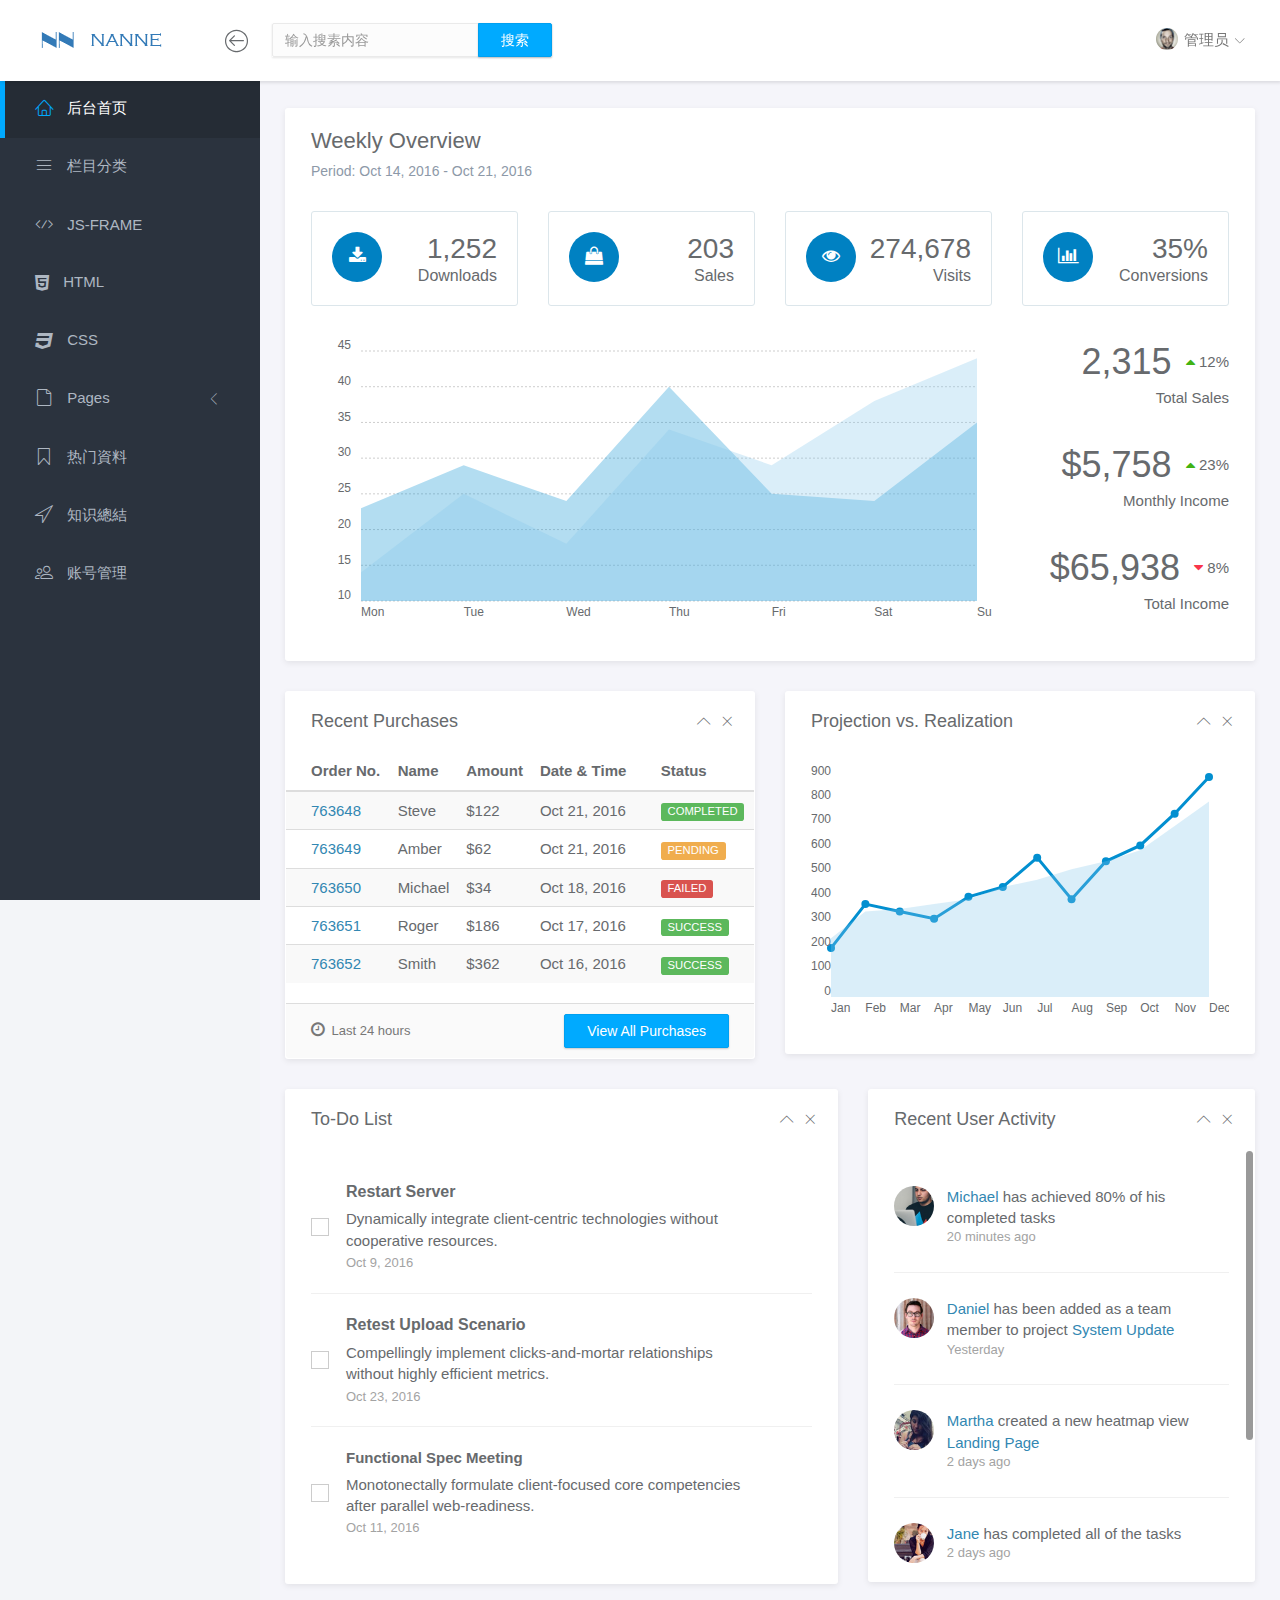
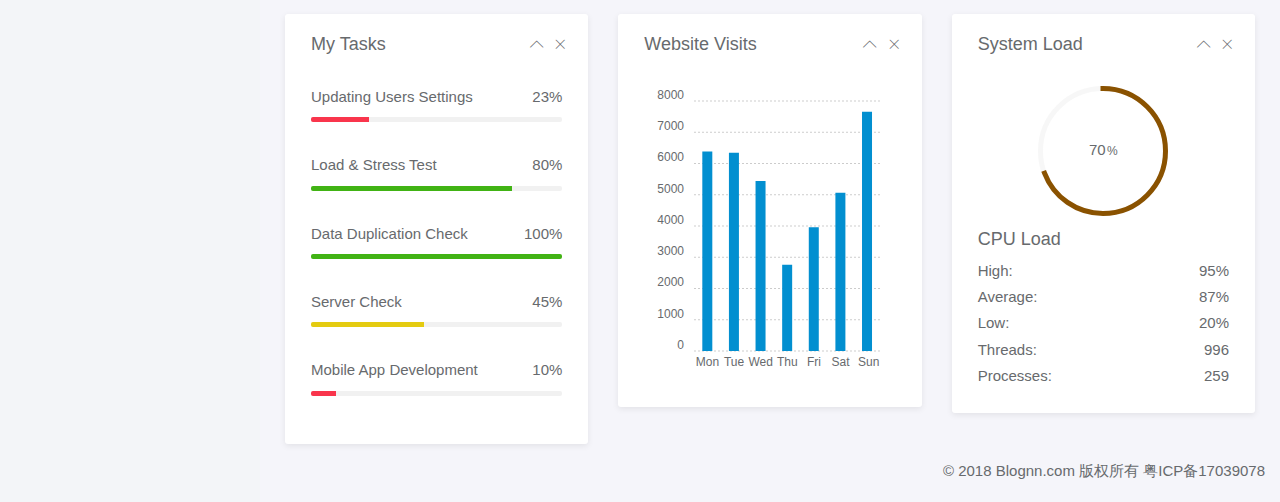
<file: admin/index.html>
<!doctype html>
<html lang="en">

<head>
	<title>NANNE</title>
	<meta charset="utf-8">
	<meta http-equiv="X-UA-Compatible" content="IE=edge,chrome=1">
	<meta name="viewport" content="width=device-width, initial-scale=1.0, maximum-scale=1.0, user-scalable=0">
	<!-- VENDOR CSS -->
	<link rel="stylesheet" href="assets/vendor/bootstrap/css/bootstrap.min.css">
	<link rel="stylesheet" href="assets/vendor/font-awesome/css/font-awesome.min.css">
	<link rel="stylesheet" href="assets/vendor/linearicons/style.css">
	<link rel="stylesheet" href="assets/vendor/chartist/css/chartist-custom.css">
	<!-- man css -->

	<!-- MAIN CSS -->
	<link rel="stylesheet" href="assets/css/main.css">
	<!-- FOR DEMO PURPOSES ONLY. You should remove this in your project -->
	<link rel="stylesheet" href="assets/css/demo.css">
	<!-- GOOGLE FONTS -->
	<!-- <link href="https://fonts.googleapis.com/css?family=Source+Sans+Pro:300,400,600,700" rel="stylesheet"> -->
	<!-- ICONS -->
	<link rel="apple-touch-icon" sizes="76x76" href="../images/favicon.png">
	<link rel="icon" type="image/png" sizes="96x96" href="../images/64.png">
</head>

<body>
	<!-- WRAPPER -->
	<div id="wrapper">
		<!-- NAVBAR -->
		<nav class="navbar navbar-default navbar-fixed-top">
			<div class="brand">
				<a href="index.html"><img src="../images/logo.png" alt="Klorofil Logo" class="img-responsive logo"></a>
			</div>
			<div class="container-fluid">
				<div class="navbar-btn">
					<button type="button" class="btn-toggle-fullwidth"><i class="lnr lnr-arrow-left-circle"></i></button>
				</div>
				<form class="navbar-form navbar-left">
					<div class="input-group">
						<input type="text" value="" class="form-control" placeholder="输入搜素内容">
						<span class="input-group-btn"><button type="button" class="btn btn-primary">搜索</button></span>
					</div>
				</form>
				
				<div id="navbar-menu">
					<ul class="nav navbar-nav navbar-right">
						<li class="dropdown">
							<a href="#" class="dropdown-toggle" data-toggle="dropdown"><img src="assets/img/user.png" class="img-circle" alt="Avatar"> <span>管理员</span> <i class="icon-submenu lnr lnr-chevron-down"></i></a>
							<ul class="dropdown-menu">
								<li><a href="#"><i class="lnr lnr-envelope"></i> <span>邮件</span></a></li>
								<li><a href="#"><i class="lnr lnr-cog"></i> <span>设置</span></a></li>
								<li><a href="#"><i class="lnr lnr-exit"></i> <span>退出</span></a></li>
							</ul>
						</li>
						<!-- <li>
							<a class="update-pro" href="#downloads/klorofil-pro-bootstrap-admin-dashboard-template/?utm_source=klorofil&utm_medium=template&utm_campaign=KlorofilPro" title="Upgrade to Pro" target="_blank"><i class="fa fa-rocket"></i> <span>UPGRADE TO PRO</span></a>
						</li> -->
					</ul>
				</div>
			</div>
		</nav>
		<!-- END NAVBAR -->
		<!-- LEFT SIDEBAR -->
		<div id="sidebar-nav" class="sidebar">
			<div class="sidebar-scroll">
				<nav>
					<ul class="nav">
						<li><a href="index.html" class="active"><i class="lnr lnr-home"></i> <span>后台首页</span></a></li>
						<li><a href="elements.html" class=""><i class="lnr lnr-menu"></i> <span>栏目分类</span></a></li>
						<li><a href="charts.html" class=""><i class="lnr lnr-code"></i> <span>JS-FRAME</span></a></li>
						<li><a href="panels.html" class=""><i class="fa fa-html5"></i> <span>HTML</span></a></li>
						<li><a href="notifications.html" class=""><i class="fa fa-css3"></i> <span>CSS</span></a></li>
						<li>
							<a href="#subPages" data-toggle="collapse" class="collapsed"><i class="lnr lnr-file-empty"></i> <span>Pages</span> <i class="icon-submenu lnr lnr-chevron-left"></i></a>
							<div id="subPages" class="collapse ">
								<ul class="nav">
									<li><a href="page-profile.html" class="">Profile</a></li>
									<li><a href="page-login.html" class="">Login</a></li>
									<li><a href="page-lockscreen.html" class="">Lockscreen</a></li>
								</ul>
							</div>
						</li>
						<li><a href="tables.html" class=""><i class="lnr lnr-bookmark"></i> <span>热门資料</span></a></li>
						<li><a href="typography.html" class=""><i class="lnr lnr-location"></i> <span>知识總結</span></a></li>
						<li><a href="icons.html" class=""><i class="lnr lnr-users"></i> <span>账号管理</span></a></li>
					</ul>
				</nav>
			</div>
		</div>
		<!-- END LEFT SIDEBAR -->
		<!-- MAIN -->
		<div class="main">
			<!-- MAIN CONTENT -->
			<div class="main-content">
				<div class="container-fluid">
					<!-- OVERVIEW -->
					<div class="panel panel-headline">
						<div class="panel-heading">
							<h3 class="panel-title">Weekly Overview</h3>
							<p class="panel-subtitle">Period: Oct 14, 2016 - Oct 21, 2016</p>
						</div>
						<div class="panel-body">
							<div class="row">
								<div class="col-md-3">
									<div class="metric">
										<span class="icon"><i class="fa fa-download"></i></span>
										<p>
											<span class="number">1,252</span>
											<span class="title">Downloads</span>
										</p>
									</div>
								</div>
								<div class="col-md-3">
									<div class="metric">
										<span class="icon"><i class="fa fa-shopping-bag"></i></span>
										<p>
											<span class="number">203</span>
											<span class="title">Sales</span>
										</p>
									</div>
								</div>
								<div class="col-md-3">
									<div class="metric">
										<span class="icon"><i class="fa fa-eye"></i></span>
										<p>
											<span class="number">274,678</span>
											<span class="title">Visits</span>
										</p>
									</div>
								</div>
								<div class="col-md-3">
									<div class="metric">
										<span class="icon"><i class="fa fa-bar-chart"></i></span>
										<p>
											<span class="number">35%</span>
											<span class="title">Conversions</span>
										</p>
									</div>
								</div>
							</div>
							<div class="row">
								<div class="col-md-9">
									<div id="headline-chart" class="ct-chart"></div>
								</div>
								<div class="col-md-3">
									<div class="weekly-summary text-right">
										<span class="number">2,315</span> <span class="percentage"><i class="fa fa-caret-up text-success"></i> 12%</span>
										<span class="info-label">Total Sales</span>
									</div>
									<div class="weekly-summary text-right">
										<span class="number">$5,758</span> <span class="percentage"><i class="fa fa-caret-up text-success"></i> 23%</span>
										<span class="info-label">Monthly Income</span>
									</div>
									<div class="weekly-summary text-right">
										<span class="number">$65,938</span> <span class="percentage"><i class="fa fa-caret-down text-danger"></i> 8%</span>
										<span class="info-label">Total Income</span>
									</div>
								</div>
							</div>
						</div>
					</div>
					<!-- END OVERVIEW -->
                    <div class="copyrights">Collect from <a href="http://www.cssmoban.com/" >企业网站模板</a></div>
					<div class="row">
						<div class="col-md-6">
							<!-- RECENT PURCHASES -->
							<div class="panel">
								<div class="panel-heading">
									<h3 class="panel-title">Recent Purchases</h3>
									<div class="right">
										<button type="button" class="btn-toggle-collapse"><i class="lnr lnr-chevron-up"></i></button>
										<button type="button" class="btn-remove"><i class="lnr lnr-cross"></i></button>
									</div>
								</div>
								<div class="panel-body no-padding">
									<table class="table table-striped">
										<thead>
											<tr>
												<th>Order No.</th>
												<th>Name</th>
												<th>Amount</th>
												<th>Date &amp; Time</th>
												<th>Status</th>
											</tr>
										</thead>
										<tbody>
											<tr>
												<td><a href="#">763648</a></td>
												<td>Steve</td>
												<td>$122</td>
												<td>Oct 21, 2016</td>
												<td><span class="label label-success">COMPLETED</span></td>
											</tr>
											<tr>
												<td><a href="#">763649</a></td>
												<td>Amber</td>
												<td>$62</td>
												<td>Oct 21, 2016</td>
												<td><span class="label label-warning">PENDING</span></td>
											</tr>
											<tr>
												<td><a href="#">763650</a></td>
												<td>Michael</td>
												<td>$34</td>
												<td>Oct 18, 2016</td>
												<td><span class="label label-danger">FAILED</span></td>
											</tr>
											<tr>
												<td><a href="#">763651</a></td>
												<td>Roger</td>
												<td>$186</td>
												<td>Oct 17, 2016</td>
												<td><span class="label label-success">SUCCESS</span></td>
											</tr>
											<tr>
												<td><a href="#">763652</a></td>
												<td>Smith</td>
												<td>$362</td>
												<td>Oct 16, 2016</td>
												<td><span class="label label-success">SUCCESS</span></td>
											</tr>
										</tbody>
									</table>
								</div>
								<div class="panel-footer">
									<div class="row">
										<div class="col-md-6"><span class="panel-note"><i class="fa fa-clock-o"></i> Last 24 hours</span></div>
										<div class="col-md-6 text-right"><a href="#" class="btn btn-primary">View All Purchases</a></div>
									</div>
								</div>
							</div>
							<!-- END RECENT PURCHASES -->
						</div>
						<div class="col-md-6">
							<!-- MULTI CHARTS -->
							<div class="panel">
								<div class="panel-heading">
									<h3 class="panel-title">Projection vs. Realization</h3>
									<div class="right">
										<button type="button" class="btn-toggle-collapse"><i class="lnr lnr-chevron-up"></i></button>
										<button type="button" class="btn-remove"><i class="lnr lnr-cross"></i></button>
									</div>
								</div>
								<div class="panel-body">
									<div id="visits-trends-chart" class="ct-chart"></div>
								</div>
							</div>
							<!-- END MULTI CHARTS -->
						</div>
					</div>
					<div class="row">
						<div class="col-md-7">
							<!-- TODO LIST -->
							<div class="panel">
								<div class="panel-heading">
									<h3 class="panel-title">To-Do List</h3>
									<div class="right">
										<button type="button" class="btn-toggle-collapse"><i class="lnr lnr-chevron-up"></i></button>
										<button type="button" class="btn-remove"><i class="lnr lnr-cross"></i></button>
									</div>
								</div>
								<div class="panel-body">
									<ul class="list-unstyled todo-list">
										<li>
											<label class="control-inline fancy-checkbox">
												<input type="checkbox"><span></span>
											</label>
											<p>
												<span class="title">Restart Server</span>
												<span class="short-description">Dynamically integrate client-centric technologies without cooperative resources.</span>
												<span class="date">Oct 9, 2016</span>
											</p>
											<div class="controls">
												<a href="#"><i class="icon-software icon-software-pencil"></i></a> <a href="#"><i class="icon-arrows icon-arrows-circle-remove"></i></a>
											</div>
										</li>
										<li>
											<label class="control-inline fancy-checkbox">
												<input type="checkbox"><span></span>
											</label>
											<p>
												<span class="title">Retest Upload Scenario</span>
												<span class="short-description">Compellingly implement clicks-and-mortar relationships without highly efficient metrics.</span>
												<span class="date">Oct 23, 2016</span>
											</p>
											<div class="controls">
												<a href="#"><i class="icon-software icon-software-pencil"></i></a> <a href="#"><i class="icon-arrows icon-arrows-circle-remove"></i></a>
											</div>
										</li>
										<li>
											<label class="control-inline fancy-checkbox">
												<input type="checkbox"><span></span>
											</label>
											<p>
												<strong>Functional Spec Meeting</strong>
												<span class="short-description">Monotonectally formulate client-focused core competencies after parallel web-readiness.</span>
												<span class="date">Oct 11, 2016</span>
											</p>
											<div class="controls">
												<a href="#"><i class="icon-software icon-software-pencil"></i></a> <a href="#"><i class="icon-arrows icon-arrows-circle-remove"></i></a>
											</div>
										</li>
									</ul>
								</div>
							</div>
							<!-- END TODO LIST -->
						</div>
						<div class="col-md-5">
							<!-- TIMELINE -->
							<div class="panel panel-scrolling">
								<div class="panel-heading">
									<h3 class="panel-title">Recent User Activity</h3>
									<div class="right">
										<button type="button" class="btn-toggle-collapse"><i class="lnr lnr-chevron-up"></i></button>
										<button type="button" class="btn-remove"><i class="lnr lnr-cross"></i></button>
									</div>
								</div>
								<div class="panel-body">
									<ul class="list-unstyled activity-list">
										<li>
											<img src="assets/img/user1.png" alt="Avatar" class="img-circle pull-left avatar">
											<p><a href="#">Michael</a> has achieved 80% of his completed tasks <span class="timestamp">20 minutes ago</span></p>
										</li>
										<li>
											<img src="assets/img/user2.png" alt="Avatar" class="img-circle pull-left avatar">
											<p><a href="#">Daniel</a> has been added as a team member to project <a href="#">System Update</a> <span class="timestamp">Yesterday</span></p>
										</li>
										<li>
											<img src="assets/img/user3.png" alt="Avatar" class="img-circle pull-left avatar">
											<p><a href="#">Martha</a> created a new heatmap view <a href="#">Landing Page</a> <span class="timestamp">2 days ago</span></p>
										</li>
										<li>
											<img src="assets/img/user4.png" alt="Avatar" class="img-circle pull-left avatar">
											<p><a href="#">Jane</a> has completed all of the tasks <span class="timestamp">2 days ago</span></p>
										</li>
										<li>
											<img src="assets/img/user5.png" alt="Avatar" class="img-circle pull-left avatar">
											<p><a href="#">Jason</a> started a discussion about <a href="#">Weekly Meeting</a> <span class="timestamp">3 days ago</span></p>
										</li>
									</ul>
									<button type="button" class="btn btn-primary btn-bottom center-block">Load More</button>
								</div>
							</div>
							<!-- END TIMELINE -->
						</div>
					</div>
					<div class="row">
						<div class="col-md-4">
							<!-- TASKS -->
							<div class="panel">
								<div class="panel-heading">
									<h3 class="panel-title">My Tasks</h3>
									<div class="right">
										<button type="button" class="btn-toggle-collapse"><i class="lnr lnr-chevron-up"></i></button>
										<button type="button" class="btn-remove"><i class="lnr lnr-cross"></i></button>
									</div>
								</div>
								<div class="panel-body">
									<ul class="list-unstyled task-list">
										<li>
											<p>Updating Users Settings <span class="label-percent">23%</span></p>
											<div class="progress progress-xs">
												<div class="progress-bar progress-bar-danger" role="progressbar" aria-valuenow="23" aria-valuemin="0" aria-valuemax="100" style="width:23%">
													<span class="sr-only">23% Complete</span>
												</div>
											</div>
										</li>
										<li>
											<p>Load &amp; Stress Test <span class="label-percent">80%</span></p>
											<div class="progress progress-xs">
												<div class="progress-bar progress-bar-success" role="progressbar" aria-valuenow="80" aria-valuemin="0" aria-valuemax="100" style="width: 80%">
													<span class="sr-only">80% Complete</span>
												</div>
											</div>
										</li>
										<li>
											<p>Data Duplication Check <span class="label-percent">100%</span></p>
											<div class="progress progress-xs">
												<div class="progress-bar progress-bar-success" role="progressbar" aria-valuenow="100" aria-valuemin="0" aria-valuemax="100" style="width: 100%">
													<span class="sr-only">Success</span>
												</div>
											</div>
										</li>
										<li>
											<p>Server Check <span class="label-percent">45%</span></p>
											<div class="progress progress-xs">
												<div class="progress-bar progress-bar-warning" role="progressbar" aria-valuenow="45" aria-valuemin="0" aria-valuemax="100" style="width: 45%">
													<span class="sr-only">45% Complete</span>
												</div>
											</div>
										</li>
										<li>
											<p>Mobile App Development <span class="label-percent">10%</span></p>
											<div class="progress progress-xs">
												<div class="progress-bar progress-bar-danger" role="progressbar" aria-valuenow="10" aria-valuemin="0" aria-valuemax="100" style="width: 10%">
													<span class="sr-only">10% Complete</span>
												</div>
											</div>
										</li>
									</ul>
								</div>
							</div>
							<!-- END TASKS -->
						</div>
						<div class="col-md-4">
							<!-- VISIT CHART -->
							<div class="panel">
								<div class="panel-heading">
									<h3 class="panel-title">Website Visits</h3>
									<div class="right">
										<button type="button" class="btn-toggle-collapse"><i class="lnr lnr-chevron-up"></i></button>
										<button type="button" class="btn-remove"><i class="lnr lnr-cross"></i></button>
									</div>
								</div>
								<div class="panel-body">
									<div id="visits-chart" class="ct-chart"></div>
								</div>
							</div>
							<!-- END VISIT CHART -->
						</div>
						<div class="col-md-4">
							<!-- REALTIME CHART -->
							<div class="panel">
								<div class="panel-heading">
									<h3 class="panel-title">System Load</h3>
									<div class="right">
										<button type="button" class="btn-toggle-collapse"><i class="lnr lnr-chevron-up"></i></button>
										<button type="button" class="btn-remove"><i class="lnr lnr-cross"></i></button>
									</div>
								</div>
								<div class="panel-body">
									<div id="system-load" class="easy-pie-chart" data-percent="70">
										<span class="percent">70</span>
									</div>
									<h4>CPU Load</h4>
									<ul class="list-unstyled list-justify">
										<li>High: <span>95%</span></li>
										<li>Average: <span>87%</span></li>
										<li>Low: <span>20%</span></li>
										<li>Threads: <span>996</span></li>
										<li>Processes: <span>259</span></li>
									</ul>
								</div>
							</div>
							<!-- END REALTIME CHART -->
						</div>
					</div>
				</div>
			</div>
			<!-- END MAIN CONTENT -->
		</div>
		<!-- END MAIN -->
		<div class="clearfix"></div>
		<footer>
			<div class="container-fluid">
				<p class="text-center">© 2018 Blognn.com 版权所有 粤ICP备17039078</p>
			</div>
		</footer>
	</div>
	<!-- END WRAPPER -->
	<!-- Javascript -->
	<script src="assets/vendor/jquery/jquery.min.js"></script>
	<script src="assets/vendor/bootstrap/js/bootstrap.min.js"></script>
	<script src="assets/vendor/jquery-slimscroll/jquery.slimscroll.min.js"></script>
	<script src="assets/vendor/jquery.easy-pie-chart/jquery.easypiechart.min.js"></script>
	<script src="assets/vendor/chartist/js/chartist.min.js"></script>
	<script src="assets/scripts/klorofil-common.js"></script>
	<script>
	$(function() {
		var data, options;

		// headline charts
		data = {
			labels: ['Mon', 'Tue', 'Wed', 'Thu', 'Fri', 'Sat', 'Sun'],
			series: [
				[23, 29, 24, 40, 25, 24, 35],
				[14, 25, 18, 34, 29, 38, 44],
			]
		};

		options = {
			height: 300,
			showArea: true,
			showLine: false,
			showPoint: false,
			fullWidth: true,
			axisX: {
				showGrid: false
			},
			lineSmooth: false,
		};

		new Chartist.Line('#headline-chart', data, options);


		// visits trend charts
		data = {
			labels: ['Jan', 'Feb', 'Mar', 'Apr', 'May', 'Jun', 'Jul', 'Aug', 'Sep', 'Oct', 'Nov', 'Dec'],
			series: [{
				name: 'series-real',
				data: [200, 380, 350, 320, 410, 450, 570, 400, 555, 620, 750, 900],
			}, {
				name: 'series-projection',
				data: [240, 350, 360, 380, 400, 450, 480, 523, 555, 600, 700, 800],
			}]
		};

		options = {
			fullWidth: true,
			lineSmooth: false,
			height: "270px",
			low: 0,
			high: 'auto',
			series: {
				'series-projection': {
					showArea: true,
					showPoint: false,
					showLine: false
				},
			},
			axisX: {
				showGrid: false,

			},
			axisY: {
				showGrid: false,
				onlyInteger: true,
				offset: 0,
			},
			chartPadding: {
				left: 20,
				right: 20
			}
		};

		new Chartist.Line('#visits-trends-chart', data, options);


		// visits chart
		data = {
			labels: ['Mon', 'Tue', 'Wed', 'Thu', 'Fri', 'Sat', 'Sun'],
			series: [
				[6384, 6342, 5437, 2764, 3958, 5068, 7654]
			]
		};

		options = {
			height: 300,
			axisX: {
				showGrid: false
			},
		};

		new Chartist.Bar('#visits-chart', data, options);


		// real-time pie chart
		var sysLoad = $('#system-load').easyPieChart({
			size: 130,
			barColor: function(percent) {
				return "rgb(" + Math.round(200 * percent / 100) + ", " + Math.round(200 * (1.1 - percent / 100)) + ", 0)";
			},
			trackColor: 'rgba(245, 245, 245, 0.8)',
			scaleColor: false,
			lineWidth: 5,
			lineCap: "square",
			animate: 800
		});

		var updateInterval = 3000; // in milliseconds

		setInterval(function() {
			var randomVal;
			randomVal = getRandomInt(0, 100);

			sysLoad.data('easyPieChart').update(randomVal);
			sysLoad.find('.percent').text(randomVal);
		}, updateInterval);

		function getRandomInt(min, max) {
			return Math.floor(Math.random() * (max - min + 1)) + min;
		}

	});
	</script>
</body>

</html>
</file>
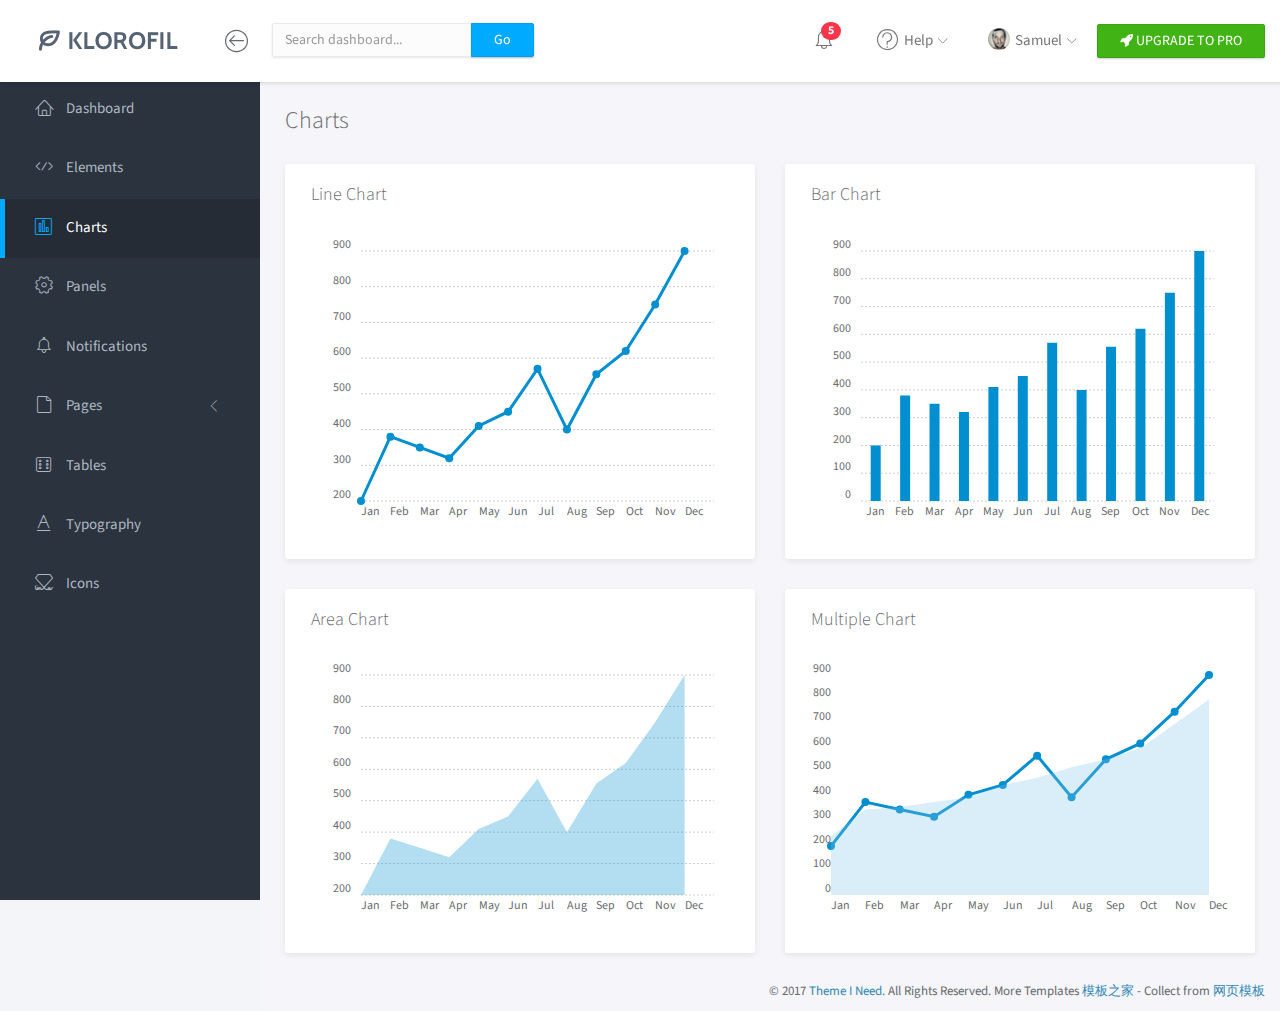
<file: admin/charts.html>
<!doctype html>
<html lang="en">

<head>
	<title>Charts | Klorofil - Free Bootstrap Dashboard Template</title>
	<meta charset="utf-8">
	<meta http-equiv="X-UA-Compatible" content="IE=edge,chrome=1">
	<meta name="viewport" content="width=device-width, initial-scale=1.0, maximum-scale=1.0, user-scalable=0">
	<!-- VENDOR CSS -->
	<link rel="stylesheet" href="assets/vendor/bootstrap/css/bootstrap.min.css">
	<link rel="stylesheet" href="assets/vendor/font-awesome/css/font-awesome.min.css">
	<link rel="stylesheet" href="assets/vendor/linearicons/style.css">
	<link rel="stylesheet" href="assets/vendor/chartist/css/chartist-custom.css">
	<!-- MAIN CSS -->
	<link rel="stylesheet" href="assets/css/main.css">
	<!-- FOR DEMO PURPOSES ONLY. You should remove this in your project -->
	<link rel="stylesheet" href="assets/css/demo.css">
	<!-- GOOGLE FONTS -->
	<link href="https://fonts.googleapis.com/css?family=Source+Sans+Pro:300,400,600,700" rel="stylesheet">
	<!-- ICONS -->
	<link rel="apple-touch-icon" sizes="76x76" href="assets/img/apple-icon.png">
	<link rel="icon" type="image/png" sizes="96x96" href="assets/img/favicon.png">
</head>

<body>
	<!-- WRAPPER -->
	<div id="wrapper">
		<!-- NAVBAR -->
		<nav class="navbar navbar-default navbar-fixed-top">
			<div class="brand">
				<a href="index.html"><img src="assets/img/logo-dark.png" alt="Klorofil Logo" class="img-responsive logo"></a>
			</div>
			<div class="container-fluid">
				<div class="navbar-btn">
					<button type="button" class="btn-toggle-fullwidth"><i class="lnr lnr-arrow-left-circle"></i></button>
				</div>
				<form class="navbar-form navbar-left">
					<div class="input-group">
						<input type="text" value="" class="form-control" placeholder="Search dashboard...">
						<span class="input-group-btn"><button type="button" class="btn btn-primary">Go</button></span>
					</div>
				</form>
				<div class="navbar-btn navbar-btn-right">
					<a class="btn btn-success update-pro" href="#downloads/klorofil-pro-bootstrap-admin-dashboard-template/?utm_source=klorofil&utm_medium=template&utm_campaign=KlorofilPro" title="Upgrade to Pro" target="_blank"><i class="fa fa-rocket"></i> <span>UPGRADE TO PRO</span></a>
				</div>
				<div id="navbar-menu">
					<ul class="nav navbar-nav navbar-right">
						<li class="dropdown">
							<a href="#" class="dropdown-toggle icon-menu" data-toggle="dropdown">
								<i class="lnr lnr-alarm"></i>
								<span class="badge bg-danger">5</span>
							</a>
							<ul class="dropdown-menu notifications">
								<li><a href="#" class="notification-item"><span class="dot bg-warning"></span>System space is almost full</a></li>
								<li><a href="#" class="notification-item"><span class="dot bg-danger"></span>You have 9 unfinished tasks</a></li>
								<li><a href="#" class="notification-item"><span class="dot bg-success"></span>Monthly report is available</a></li>
								<li><a href="#" class="notification-item"><span class="dot bg-warning"></span>Weekly meeting in 1 hour</a></li>
								<li><a href="#" class="notification-item"><span class="dot bg-success"></span>Your request has been approved</a></li>
								<li><a href="#" class="more">See all notifications</a></li>
							</ul>
						</li>
						<li class="dropdown">
							<a href="#" class="dropdown-toggle" data-toggle="dropdown"><i class="lnr lnr-question-circle"></i> <span>Help</span> <i class="icon-submenu lnr lnr-chevron-down"></i></a>
							<ul class="dropdown-menu">
								<li><a href="#">Basic Use</a></li>
								<li><a href="#">Working With Data</a></li>
								<li><a href="#">Security</a></li>
								<li><a href="#">Troubleshooting</a></li>
							</ul>
						</li>
						<li class="dropdown">
							<a href="#" class="dropdown-toggle" data-toggle="dropdown"><img src="assets/img/user.png" class="img-circle" alt="Avatar"> <span>Samuel</span> <i class="icon-submenu lnr lnr-chevron-down"></i></a>
							<ul class="dropdown-menu">
								<li><a href="#"><i class="lnr lnr-user"></i> <span>My Profile</span></a></li>
								<li><a href="#"><i class="lnr lnr-envelope"></i> <span>Message</span></a></li>
								<li><a href="#"><i class="lnr lnr-cog"></i> <span>Settings</span></a></li>
								<li><a href="#"><i class="lnr lnr-exit"></i> <span>Logout</span></a></li>
							</ul>
						</li>
						<!-- <li>
							<a class="update-pro" href="#downloads/klorofil-pro-bootstrap-admin-dashboard-template/?utm_source=klorofil&utm_medium=template&utm_campaign=KlorofilPro" title="Upgrade to Pro" target="_blank"><i class="fa fa-rocket"></i> <span>UPGRADE TO PRO</span></a>
						</li> -->
					</ul>
				</div>
			</div>
		</nav>
		<!-- END NAVBAR -->
		<!-- LEFT SIDEBAR -->
		<div id="sidebar-nav" class="sidebar">
			<div class="sidebar-scroll">
				<nav>
					<ul class="nav">
						<li><a href="index.html" class=""><i class="lnr lnr-home"></i> <span>Dashboard</span></a></li>
						<li><a href="elements.html" class=""><i class="lnr lnr-code"></i> <span>Elements</span></a></li>
						<li><a href="charts.html" class="active"><i class="lnr lnr-chart-bars"></i> <span>Charts</span></a></li>
						<li><a href="panels.html" class=""><i class="lnr lnr-cog"></i> <span>Panels</span></a></li>
						<li><a href="notifications.html" class=""><i class="lnr lnr-alarm"></i> <span>Notifications</span></a></li>
						<li>
							<a href="#subPages" data-toggle="collapse" class="collapsed"><i class="lnr lnr-file-empty"></i> <span>Pages</span> <i class="icon-submenu lnr lnr-chevron-left"></i></a>
							<div id="subPages" class="collapse ">
								<ul class="nav">
									<li><a href="page-profile.html" class="">Profile</a></li>
									<li><a href="page-login.html" class="">Login</a></li>
									<li><a href="page-lockscreen.html" class="">Lockscreen</a></li>
								</ul>
							</div>
						</li>
						<li><a href="tables.html" class=""><i class="lnr lnr-dice"></i> <span>Tables</span></a></li>
						<li><a href="typography.html" class=""><i class="lnr lnr-text-format"></i> <span>Typography</span></a></li>
						<li><a href="icons.html" class=""><i class="lnr lnr-linearicons"></i> <span>Icons</span></a></li>
					</ul>
				</nav>
			</div>
		</div>
		<!-- END LEFT SIDEBAR -->
		<!-- MAIN -->
		<div class="main">
			<!-- MAIN CONTENT -->
			<div class="main-content">
				<div class="container-fluid">
					<h3 class="page-title">Charts</h3>
					<div class="row">
						<div class="col-md-6">
							<div class="panel">
								<div class="panel-heading">
									<h3 class="panel-title">Line Chart</h3>
								</div>
								<div class="panel-body">
									<div id="demo-line-chart" class="ct-chart"></div>
								</div>
							</div>
						</div>
						<div class="col-md-6">
							<div class="panel">
								<div class="panel-heading">
									<h3 class="panel-title">Bar Chart</h3>
								</div>
								<div class="panel-body">
									<div id="demo-bar-chart" class="ct-chart"></div>
								</div>
							</div>
						</div>
					</div>
					<div class="row">
						<div class="col-md-6">
							<div class="panel">
								<div class="panel-heading">
									<h3 class="panel-title">Area Chart</h3>
								</div>
								<div class="panel-body">
									<div id="demo-area-chart" class="ct-chart"></div>
								</div>
							</div>
						</div>
						<div class="col-md-6">
							<div class="panel">
								<div class="panel-heading">
									<h3 class="panel-title">Multiple Chart</h3>
								</div>
								<div class="panel-body">
									<div id="multiple-chart" class="ct-chart"></div>
								</div>
							</div>
						</div>
					</div>
				</div>
			</div>
			<!-- END MAIN CONTENT -->
		</div>
		<!-- END MAIN -->
		<div class="clearfix"></div>
		<footer>
			<div class="container-fluid">
				<p class="copyright">&copy; 2017 <a href="#" target="_blank">Theme I Need</a>. All Rights Reserved. More Templates <a href="http://www.cssmoban.com/" target="_blank" title="模板之家">模板之家</a> - Collect from <a href="http://www.cssmoban.com/" title="网页模板" target="_blank">网页模板</a></p>
			</div>
		</footer>
	</div>
	<!-- END WRAPPER -->
	<!-- Javascript -->
	<script src="assets/vendor/jquery/jquery.min.js"></script>
	<script src="assets/vendor/bootstrap/js/bootstrap.min.js"></script>
	<script src="assets/vendor/jquery-slimscroll/jquery.slimscroll.min.js"></script>
	<script src="assets/vendor/chartist/js/chartist.min.js"></script>
	<script src="assets/scripts/klorofil-common.js"></script>
	<script>
	$(function() {
		var options;

		var data = {
			labels: ['Jan', 'Feb', 'Mar', 'Apr', 'May', 'Jun', 'Jul', 'Aug', 'Sep', 'Oct', 'Nov', 'Dec'],
			series: [
				[200, 380, 350, 320, 410, 450, 570, 400, 555, 620, 750, 900],
			]
		};

		// line chart
		options = {
			height: "300px",
			showPoint: true,
			axisX: {
				showGrid: false
			},
			lineSmooth: false,
		};

		new Chartist.Line('#demo-line-chart', data, options);

		// bar chart
		options = {
			height: "300px",
			axisX: {
				showGrid: false
			},
		};

		new Chartist.Bar('#demo-bar-chart', data, options);


		// area chart
		options = {
			height: "270px",
			showArea: true,
			showLine: false,
			showPoint: false,
			axisX: {
				showGrid: false
			},
			lineSmooth: false,
		};

		new Chartist.Line('#demo-area-chart', data, options);


		// multiple chart
		var data = {
			labels: ['Jan', 'Feb', 'Mar', 'Apr', 'May', 'Jun', 'Jul', 'Aug', 'Sep', 'Oct', 'Nov', 'Dec'],
			series: [{
				name: 'series-real',
				data: [200, 380, 350, 320, 410, 450, 570, 400, 555, 620, 750, 900],
			}, {
				name: 'series-projection',
				data: [240, 350, 360, 380, 400, 450, 480, 523, 555, 600, 700, 800],
			}]
		};

		var options = {
			fullWidth: true,
			lineSmooth: false,
			height: "270px",
			low: 0,
			high: 'auto',
			series: {
				'series-projection': {
					showArea: true,
					showPoint: false,
					showLine: false
				},
			},
			axisX: {
				showGrid: false,

			},
			axisY: {
				showGrid: false,
				onlyInteger: true,
				offset: 0,
			},
			chartPadding: {
				left: 20,
				right: 20
			}
		};

		new Chartist.Line('#multiple-chart', data, options);

	});
	</script>
</body>

</html>
</file>
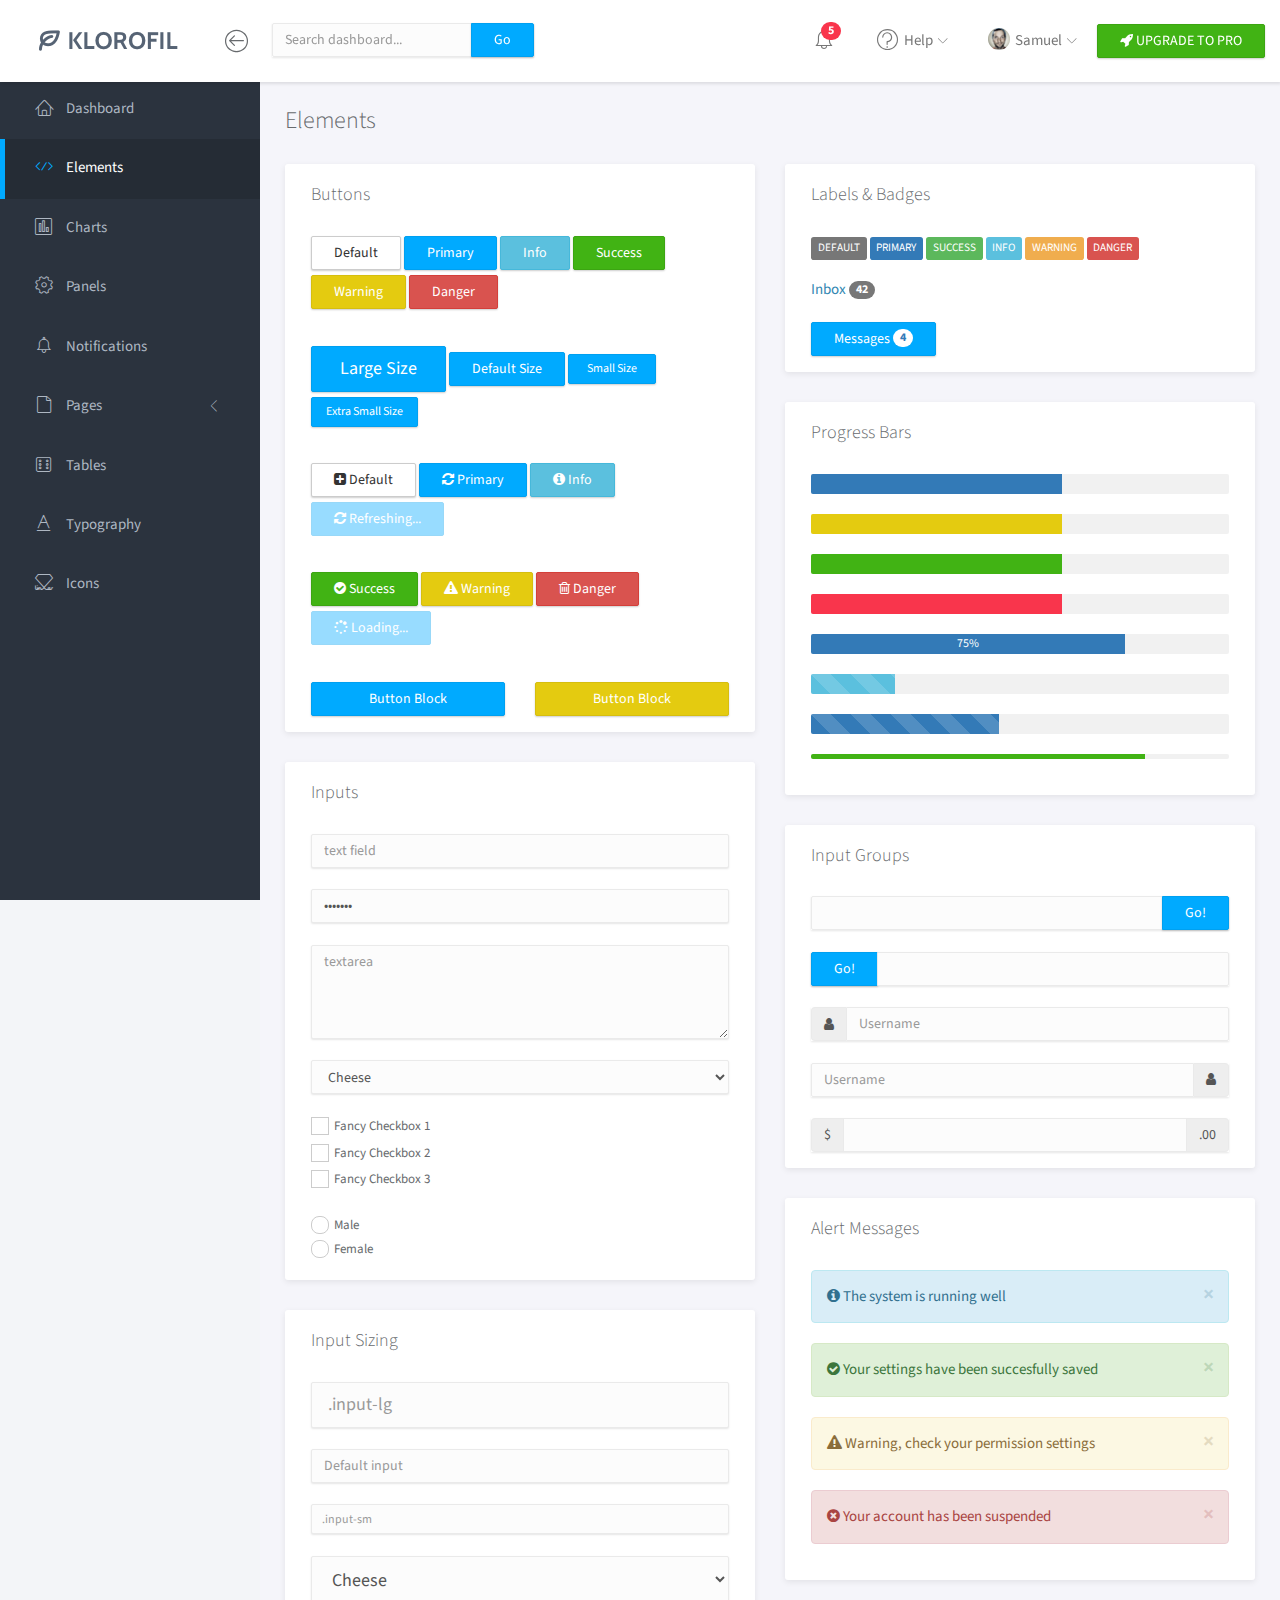
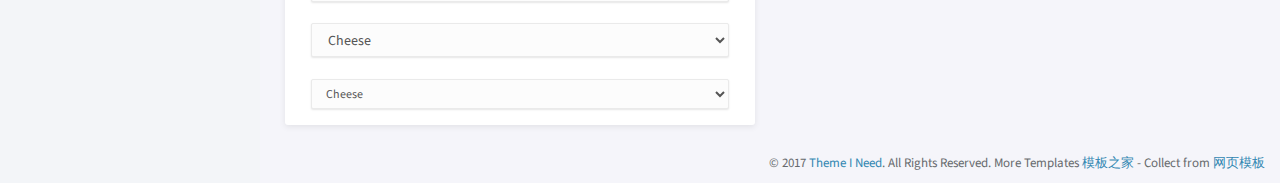
<file: admin/elements.html>
<!doctype html>
<html lang="en">

<head>
	<title>Elements | Klorofil - Free Bootstrap Dashboard Template</title>
	<meta charset="utf-8">
	<meta http-equiv="X-UA-Compatible" content="IE=edge,chrome=1">
	<meta name="viewport" content="width=device-width, initial-scale=1.0, maximum-scale=1.0, user-scalable=0">
	<!-- VENDOR CSS -->
	<link rel="stylesheet" href="assets/vendor/bootstrap/css/bootstrap.min.css">
	<link rel="stylesheet" href="assets/vendor/font-awesome/css/font-awesome.min.css">
	<link rel="stylesheet" href="assets/vendor/linearicons/style.css">
	<!-- MAIN CSS -->
	<link rel="stylesheet" href="assets/css/main.css">
	<!-- FOR DEMO PURPOSES ONLY. You should remove this in your project -->
	<link rel="stylesheet" href="assets/css/demo.css">
	<!-- GOOGLE FONTS -->
	<link href="https://fonts.googleapis.com/css?family=Source+Sans+Pro:300,400,600,700" rel="stylesheet">
	<!-- ICONS -->
	<link rel="apple-touch-icon" sizes="76x76" href="assets/img/apple-icon.png">
	<link rel="icon" type="image/png" sizes="96x96" href="assets/img/favicon.png">
</head>

<body>
	<!-- WRAPPER -->
	<div id="wrapper">
		<!-- NAVBAR -->
		<nav class="navbar navbar-default navbar-fixed-top">
			<div class="brand">
				<a href="index.html"><img src="assets/img/logo-dark.png" alt="Klorofil Logo" class="img-responsive logo"></a>
			</div>
			<div class="container-fluid">
				<div class="navbar-btn">
					<button type="button" class="btn-toggle-fullwidth"><i class="lnr lnr-arrow-left-circle"></i></button>
				</div>
				<form class="navbar-form navbar-left">
					<div class="input-group">
						<input type="text" value="" class="form-control" placeholder="Search dashboard...">
						<span class="input-group-btn"><button type="button" class="btn btn-primary">Go</button></span>
					</div>
				</form>
				<div class="navbar-btn navbar-btn-right">
					<a class="btn btn-success update-pro" href="#downloads/klorofil-pro-bootstrap-admin-dashboard-template/?utm_source=klorofil&utm_medium=template&utm_campaign=KlorofilPro" title="Upgrade to Pro" target="_blank"><i class="fa fa-rocket"></i> <span>UPGRADE TO PRO</span></a>
				</div>
				<div id="navbar-menu">
					<ul class="nav navbar-nav navbar-right">
						<li class="dropdown">
							<a href="#" class="dropdown-toggle icon-menu" data-toggle="dropdown">
								<i class="lnr lnr-alarm"></i>
								<span class="badge bg-danger">5</span>
							</a>
							<ul class="dropdown-menu notifications">
								<li><a href="#" class="notification-item"><span class="dot bg-warning"></span>System space is almost full</a></li>
								<li><a href="#" class="notification-item"><span class="dot bg-danger"></span>You have 9 unfinished tasks</a></li>
								<li><a href="#" class="notification-item"><span class="dot bg-success"></span>Monthly report is available</a></li>
								<li><a href="#" class="notification-item"><span class="dot bg-warning"></span>Weekly meeting in 1 hour</a></li>
								<li><a href="#" class="notification-item"><span class="dot bg-success"></span>Your request has been approved</a></li>
								<li><a href="#" class="more">See all notifications</a></li>
							</ul>
						</li>
						<li class="dropdown">
							<a href="#" class="dropdown-toggle" data-toggle="dropdown"><i class="lnr lnr-question-circle"></i> <span>Help</span> <i class="icon-submenu lnr lnr-chevron-down"></i></a>
							<ul class="dropdown-menu">
								<li><a href="#">Basic Use</a></li>
								<li><a href="#">Working With Data</a></li>
								<li><a href="#">Security</a></li>
								<li><a href="#">Troubleshooting</a></li>
							</ul>
						</li>
						<li class="dropdown">
							<a href="#" class="dropdown-toggle" data-toggle="dropdown"><img src="assets/img/user.png" class="img-circle" alt="Avatar"> <span>Samuel</span> <i class="icon-submenu lnr lnr-chevron-down"></i></a>
							<ul class="dropdown-menu">
								<li><a href="#"><i class="lnr lnr-user"></i> <span>My Profile</span></a></li>
								<li><a href="#"><i class="lnr lnr-envelope"></i> <span>Message</span></a></li>
								<li><a href="#"><i class="lnr lnr-cog"></i> <span>Settings</span></a></li>
								<li><a href="#"><i class="lnr lnr-exit"></i> <span>Logout</span></a></li>
							</ul>
						</li>
						<!-- <li>
							<a class="update-pro" href="#downloads/klorofil-pro-bootstrap-admin-dashboard-template/?utm_source=klorofil&utm_medium=template&utm_campaign=KlorofilPro" title="Upgrade to Pro" target="_blank"><i class="fa fa-rocket"></i> <span>UPGRADE TO PRO</span></a>
						</li> -->
					</ul>
				</div>
			</div>
		</nav>
		<!-- END NAVBAR -->
		<!-- LEFT SIDEBAR -->
		<div id="sidebar-nav" class="sidebar">
			<div class="sidebar-scroll">
				<nav>
					<ul class="nav">
						<li><a href="index.html" class=""><i class="lnr lnr-home"></i> <span>Dashboard</span></a></li>
						<li><a href="elements.html" class="active"><i class="lnr lnr-code"></i> <span>Elements</span></a></li>
						<li><a href="charts.html" class=""><i class="lnr lnr-chart-bars"></i> <span>Charts</span></a></li>
						<li><a href="panels.html" class=""><i class="lnr lnr-cog"></i> <span>Panels</span></a></li>
						<li><a href="notifications.html" class=""><i class="lnr lnr-alarm"></i> <span>Notifications</span></a></li>
						<li>
							<a href="#subPages" data-toggle="collapse" class="collapsed"><i class="lnr lnr-file-empty"></i> <span>Pages</span> <i class="icon-submenu lnr lnr-chevron-left"></i></a>
							<div id="subPages" class="collapse ">
								<ul class="nav">
									<li><a href="page-profile.html" class="">Profile</a></li>
									<li><a href="page-login.html" class="">Login</a></li>
									<li><a href="page-lockscreen.html" class="">Lockscreen</a></li>
								</ul>
							</div>
						</li>
						<li><a href="tables.html" class=""><i class="lnr lnr-dice"></i> <span>Tables</span></a></li>
						<li><a href="typography.html" class=""><i class="lnr lnr-text-format"></i> <span>Typography</span></a></li>
						<li><a href="icons.html" class=""><i class="lnr lnr-linearicons"></i> <span>Icons</span></a></li>
					</ul>
				</nav>
			</div>
		</div>
		<!-- END LEFT SIDEBAR -->
		<!-- MAIN -->
		<div class="main">
			<!-- MAIN CONTENT -->
			<div class="main-content">
				<div class="container-fluid">
					<h3 class="page-title">Elements</h3>
					<div class="row">
						<div class="col-md-6">
							<!-- BUTTONS -->
							<div class="panel">
								<div class="panel-heading">
									<h3 class="panel-title">Buttons</h3>
								</div>
								<div class="panel-body">
									<p class="demo-button">
										<button type="button" class="btn btn-default">Default</button>
										<button type="button" class="btn btn-primary">Primary</button>
										<button type="button" class="btn btn-info">Info</button>
										<button type="button" class="btn btn-success">Success</button>
										<button type="button" class="btn btn-warning">Warning</button>
										<button type="button" class="btn btn-danger">Danger</button>
									</p>
									<br>
									<p class="demo-button">
										<button type="button" class="btn btn-primary btn-lg">Large Size</button>
										<button type="button" class="btn btn-primary">Default Size</button>
										<button type="button" class="btn btn-primary btn-sm">Small Size</button>
										<button type="button" class="btn btn-primary btn-xs">Extra Small Size</button>
									</p>
									<br>
									<p class="demo-button">
										<button type="button" class="btn btn-default"><i class="fa fa-plus-square"></i> Default </button>
										<button type="button" class="btn btn-primary"><i class="fa fa-refresh"></i> Primary</button>
										<button type="button" class="btn btn-info"><i class="fa fa-info-circle"></i> Info</button>
										<button type="button" class="btn btn-primary" disabled="disabled"><i class="fa fa-refresh fa-spin"></i> Refreshing...</button>
									</p>
									<br>
									<p class="demo-button">
										<button type="button" class="btn btn-success"><i class="fa fa-check-circle"></i> Success</button>
										<button type="button" class="btn btn-warning"><i class="fa fa-warning"></i> Warning</button>
										<button type="button" class="btn btn-danger"><i class="fa fa-trash-o"></i> Danger</button>
										<button type="button" class="btn btn-primary" disabled="disabled"><i class="fa fa-spinner fa-spin"></i> Loading...</button>
									</p>
									<br>
									<div class="row">
										<div class="col-md-6">
											<button type="button" class="btn btn-primary btn-block">Button Block</button>
										</div>
										<div class="col-md-6">
											<button type="button" class="btn btn-warning btn-block">Button Block</button>
										</div>
									</div>
								</div>
							</div>
							<!-- END BUTTONS -->
							<!-- INPUTS -->
							<div class="panel">
								<div class="panel-heading">
									<h3 class="panel-title">Inputs</h3>
								</div>
								<div class="panel-body">
									<input type="text" class="form-control" placeholder="text field">
									<br>
									<input type="password" class="form-control" value="asecret">
									<br>
									<textarea class="form-control" placeholder="textarea" rows="4"></textarea>
									<br>
									<select class="form-control">
										<option value="cheese">Cheese</option>
										<option value="tomatoes">Tomatoes</option>
										<option value="mozarella">Mozzarella</option>
										<option value="mushrooms">Mushrooms</option>
										<option value="pepperoni">Pepperoni</option>
										<option value="onions">Onions</option>
									</select>
									<br>
									<label class="fancy-checkbox">
										<input type="checkbox">
										<span>Fancy Checkbox 1</span>
									</label>
									<label class="fancy-checkbox">
										<input type="checkbox">
										<span>Fancy Checkbox 2</span>
									</label>
									<label class="fancy-checkbox">
										<input type="checkbox">
										<span>Fancy Checkbox 3</span>
									</label>
									<br>
									<label class="fancy-radio">
										<input name="gender" value="male" type="radio">
										<span><i></i>Male</span>
									</label>
									<label class="fancy-radio">
										<input name="gender" value="female" type="radio">
										<span><i></i>Female</span>
									</label>
								</div>
							</div>
							<!-- END INPUTS -->
							<!-- INPUT SIZING -->
							<div class="panel">
								<div class="panel-heading">
									<h3 class="panel-title">Input Sizing</h3>
								</div>
								<div class="panel-body">
									<input class="form-control input-lg" placeholder=".input-lg" type="text">
									<br>
									<input class="form-control" placeholder="Default input" type="text">
									<br>
									<input class="form-control input-sm" placeholder=".input-sm" type="text">
									<br>
									<select class="form-control input-lg">
										<option value="cheese">Cheese</option>
										<option value="tomatoes">Tomatoes</option>
										<option value="mozarella">Mozzarella</option>
										<option value="mushrooms">Mushrooms</option>
										<option value="pepperoni">Pepperoni</option>
										<option value="onions">Onions</option>
									</select>
									<br>
									<select class="form-control">
										<option value="cheese">Cheese</option>
										<option value="tomatoes">Tomatoes</option>
										<option value="mozarella">Mozzarella</option>
										<option value="mushrooms">Mushrooms</option>
										<option value="pepperoni">Pepperoni</option>
										<option value="onions">Onions</option>
									</select>
									<br>
									<select class="form-control input-sm">
										<option value="cheese">Cheese</option>
										<option value="tomatoes">Tomatoes</option>
										<option value="mozarella">Mozzarella</option>
										<option value="mushrooms">Mushrooms</option>
										<option value="pepperoni">Pepperoni</option>
										<option value="onions">Onions</option>
									</select>
								</div>
							</div>
							<!-- END INPUT SIZING -->
						</div>
						<div class="col-md-6">
							<!-- LABELS -->
							<div class="panel">
								<div class="panel-heading">
									<h3 class="panel-title">Labels &amp; Badges</h3>
								</div>
								<div class="panel-body">
									<span class="label label-default">DEFAULT</span>
									<span class="label label-primary">PRIMARY</span>
									<span class="label label-success">SUCCESS</span>
									<span class="label label-info">INFO</span>
									<span class="label label-warning">WARNING</span>
									<span class="label label-danger">DANGER</span>
									<br>
									<br>
									<a href="#">Inbox <span class="badge">42</span></a>
									<br>
									<br>
									<button class="btn btn-primary" type="button">
										Messages <span class="badge">4</span>
									</button>
								</div>
							</div>
							<!-- END LABELS -->
							<!-- PROGRESS BARS -->
							<div class="panel">
								<div class="panel-heading">
									<h3 class="panel-title">Progress Bars</h3>
								</div>
								<div class="panel-body">
									<div class="progress">
										<div class="progress-bar" role="progressbar" aria-valuenow="60" aria-valuemin="0" aria-valuemax="100" style="width: 60%;">
											<span class="sr-only">60% Complete</span>
										</div>
									</div>
									<div class="progress">
										<div class="progress-bar progress-bar-warning" role="progressbar" aria-valuenow="60" aria-valuemin="0" aria-valuemax="100" style="width: 60%">
											<span class="sr-only">60% Complete (warning)</span>
										</div>
									</div>
									<div class="progress">
										<div class="progress-bar progress-bar-success" role="progressbar" aria-valuenow="60" aria-valuemin="0" aria-valuemax="100" style="width: 60%">
											<span class="sr-only">60% Complete (success)</span>
										</div>
									</div>
									<div class="progress">
										<div class="progress-bar progress-bar-danger" role="progressbar" aria-valuenow="60" aria-valuemin="0" aria-valuemax="100" style="width: 60%">
											<span class="sr-only">60% Complete (danger)</span>
										</div>
									</div>
									<div class="progress">
										<div class="progress-bar" role="progressbar" aria-valuenow="75" aria-valuemin="0" aria-valuemax="100" style="width: 75%;">
											75%
										</div>
									</div>
									<div class="progress">
										<div class="progress-bar progress-bar-info progress-bar-striped" role="progressbar" aria-valuenow="20" aria-valuemin="0" aria-valuemax="100" style="width: 20%">
											<span class="sr-only">20% Complete</span>
										</div>
									</div>
									<div class="progress">
										<div class="progress-bar progress-bar-striped active" role="progressbar" aria-valuenow="45" aria-valuemin="0" aria-valuemax="100" style="width: 45%">
											<span class="sr-only">45% Complete</span>
										</div>
									</div>
									<div class="progress progress-xs">
										<div class="progress-bar progress-bar-success" role="progressbar" aria-valuenow="80" aria-valuemin="0" aria-valuemax="100" style="width: 80%">
											<span class="sr-only">80% Complete</span>
										</div>
									</div>
								</div>
							</div>
							<!-- END PROGRESS BARS -->
							<!-- INPUT GROUPS -->
							<div class="panel">
								<div class="panel-heading">
									<h3 class="panel-title">Input Groups</h3>
								</div>
								<div class="panel-body">
									<div class="input-group">
										<input class="form-control" type="text">
										<span class="input-group-btn"><button class="btn btn-primary" type="button">Go!</button></span>
									</div>
									<br>
									<div class="input-group">
										<span class="input-group-btn">
							<button class="btn btn-primary" type="button">Go!</button>
						</span>
										<input class="form-control" type="text">
									</div>
									<br>
									<div class="input-group">
										<span class="input-group-addon"><i class="fa fa-user"></i></span>
										<input class="form-control" placeholder="Username" type="text">
									</div>
									<br>
									<div class="input-group">
										<input class="form-control" placeholder="Username" type="text">
										<span class="input-group-addon"><i class="fa fa-user"></i></span>
									</div>
									<br>
									<div class="input-group">
										<span class="input-group-addon">$</span>
										<input class="form-control" type="text">
										<span class="input-group-addon">.00</span>
									</div>
								</div>
							</div>
							<!-- END INPUT GROUPS -->
							<!-- ALERT MESSAGES -->
							<div class="panel">
								<div class="panel-heading">
									<h3 class="panel-title">Alert Messages</h3>
								</div>
								<div class="panel-body">
									<div class="alert alert-info alert-dismissible" role="alert">
										<button type="button" class="close" data-dismiss="alert" aria-label="Close"><span aria-hidden="true">&times;</span></button>
										<i class="fa fa-info-circle"></i> The system is running well
									</div>
									<div class="alert alert-success alert-dismissible" role="alert">
										<button type="button" class="close" data-dismiss="alert" aria-label="Close"><span aria-hidden="true">&times;</span></button>
										<i class="fa fa-check-circle"></i> Your settings have been succesfully saved
									</div>
									<div class="alert alert-warning alert-dismissible" role="alert">
										<button type="button" class="close" data-dismiss="alert" aria-label="Close"><span aria-hidden="true">&times;</span></button>
										<i class="fa fa-warning"></i> Warning, check your permission settings
									</div>
									<div class="alert alert-danger alert-dismissible" role="alert">
										<button type="button" class="close" data-dismiss="alert" aria-label="Close"><span aria-hidden="true">&times;</span></button>
										<i class="fa fa-times-circle"></i> Your account has been suspended
									</div>
								</div>
							</div>
							<!-- END ALERT MESSAGES -->
						</div>
					</div>
				</div>
			</div>
			<!-- END MAIN CONTENT -->
		</div>
		<!-- END MAIN -->
		<div class="clearfix"></div>
		<footer>
			<div class="container-fluid">
				<p class="copyright">&copy; 2017 <a href="#" target="_blank">Theme I Need</a>. All Rights Reserved. More Templates <a href="http://www.cssmoban.com/" target="_blank" title="模板之家">模板之家</a> - Collect from <a href="http://www.cssmoban.com/" title="网页模板" target="_blank">网页模板</a></p>
			</div>
		</footer>
	</div>
	<!-- END WRAPPER -->
	<!-- Javascript -->
	<script src="assets/vendor/jquery/jquery.min.js"></script>
	<script src="assets/vendor/bootstrap/js/bootstrap.min.js"></script>
	<script src="assets/vendor/jquery-slimscroll/jquery.slimscroll.min.js"></script>
	<script src="assets/scripts/klorofil-common.js"></script>
</body>

</html>
</file>
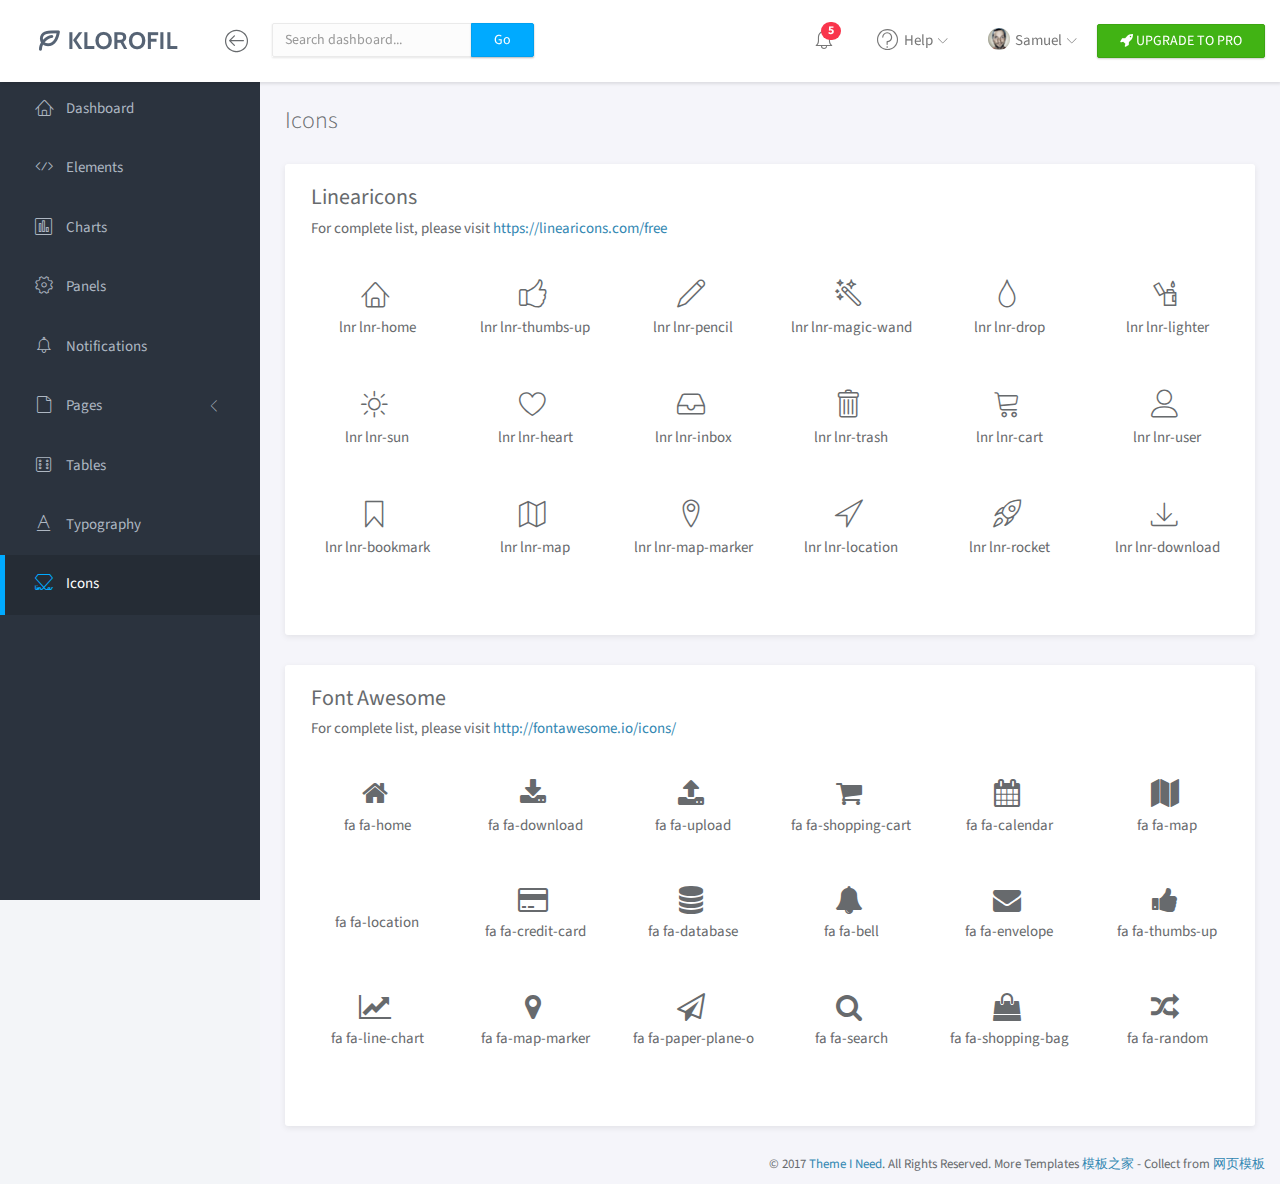
<file: admin/icons.html>
<!doctype html>
<html lang="en">

<head>
	<title>Icons | Klorofil - Free Bootstrap Dashboard Template</title>
	<meta charset="utf-8">
	<meta http-equiv="X-UA-Compatible" content="IE=edge,chrome=1">
	<meta name="viewport" content="width=device-width, initial-scale=1.0, maximum-scale=1.0, user-scalable=0">
	<!-- VENDOR CSS -->
	<link rel="stylesheet" href="assets/vendor/bootstrap/css/bootstrap.min.css">
	<link rel="stylesheet" href="assets/vendor/font-awesome/css/font-awesome.min.css">
	<link rel="stylesheet" href="assets/vendor/linearicons/style.css">
	<!-- MAIN CSS -->
	<link rel="stylesheet" href="assets/css/main.css">
	<!-- FOR DEMO PURPOSES ONLY. You should remove this in your project -->
	<link rel="stylesheet" href="assets/css/demo.css">
	<!-- GOOGLE FONTS -->
	<link href="https://fonts.googleapis.com/css?family=Source+Sans+Pro:300,400,600,700" rel="stylesheet">
	<!-- ICONS -->
	<link rel="apple-touch-icon" sizes="76x76" href="assets/img/apple-icon.png">
	<link rel="icon" type="image/png" sizes="96x96" href="assets/img/favicon.png">
</head>

<body>
	<!-- WRAPPER -->
	<div id="wrapper">
		<!-- NAVBAR -->
		<nav class="navbar navbar-default navbar-fixed-top">
			<div class="brand">
				<a href="index.html"><img src="assets/img/logo-dark.png" alt="Klorofil Logo" class="img-responsive logo"></a>
			</div>
			<div class="container-fluid">
				<div class="navbar-btn">
					<button type="button" class="btn-toggle-fullwidth"><i class="lnr lnr-arrow-left-circle"></i></button>
				</div>
				<form class="navbar-form navbar-left">
					<div class="input-group">
						<input type="text" value="" class="form-control" placeholder="Search dashboard...">
						<span class="input-group-btn"><button type="button" class="btn btn-primary">Go</button></span>
					</div>
				</form>
				<div class="navbar-btn navbar-btn-right">
					<a class="btn btn-success update-pro" href="#downloads/klorofil-pro-bootstrap-admin-dashboard-template/?utm_source=klorofil&utm_medium=template&utm_campaign=KlorofilPro" title="Upgrade to Pro" target="_blank"><i class="fa fa-rocket"></i> <span>UPGRADE TO PRO</span></a>
				</div>
				<div id="navbar-menu">
					<ul class="nav navbar-nav navbar-right">
						<li class="dropdown">
							<a href="#" class="dropdown-toggle icon-menu" data-toggle="dropdown">
								<i class="lnr lnr-alarm"></i>
								<span class="badge bg-danger">5</span>
							</a>
							<ul class="dropdown-menu notifications">
								<li><a href="#" class="notification-item"><span class="dot bg-warning"></span>System space is almost full</a></li>
								<li><a href="#" class="notification-item"><span class="dot bg-danger"></span>You have 9 unfinished tasks</a></li>
								<li><a href="#" class="notification-item"><span class="dot bg-success"></span>Monthly report is available</a></li>
								<li><a href="#" class="notification-item"><span class="dot bg-warning"></span>Weekly meeting in 1 hour</a></li>
								<li><a href="#" class="notification-item"><span class="dot bg-success"></span>Your request has been approved</a></li>
								<li><a href="#" class="more">See all notifications</a></li>
							</ul>
						</li>
						<li class="dropdown">
							<a href="#" class="dropdown-toggle" data-toggle="dropdown"><i class="lnr lnr-question-circle"></i> <span>Help</span> <i class="icon-submenu lnr lnr-chevron-down"></i></a>
							<ul class="dropdown-menu">
								<li><a href="#">Basic Use</a></li>
								<li><a href="#">Working With Data</a></li>
								<li><a href="#">Security</a></li>
								<li><a href="#">Troubleshooting</a></li>
							</ul>
						</li>
						<li class="dropdown">
							<a href="#" class="dropdown-toggle" data-toggle="dropdown"><img src="assets/img/user.png" class="img-circle" alt="Avatar"> <span>Samuel</span> <i class="icon-submenu lnr lnr-chevron-down"></i></a>
							<ul class="dropdown-menu">
								<li><a href="#"><i class="lnr lnr-user"></i> <span>My Profile</span></a></li>
								<li><a href="#"><i class="lnr lnr-envelope"></i> <span>Message</span></a></li>
								<li><a href="#"><i class="lnr lnr-cog"></i> <span>Settings</span></a></li>
								<li><a href="#"><i class="lnr lnr-exit"></i> <span>Logout</span></a></li>
							</ul>
						</li>
						<!-- <li>
							<a class="update-pro" href="#downloads/klorofil-pro-bootstrap-admin-dashboard-template/?utm_source=klorofil&utm_medium=template&utm_campaign=KlorofilPro" title="Upgrade to Pro" target="_blank"><i class="fa fa-rocket"></i> <span>UPGRADE TO PRO</span></a>
						</li> -->
					</ul>
				</div>
			</div>
		</nav>
		<!-- END NAVBAR -->
		<!-- LEFT SIDEBAR -->
		<div id="sidebar-nav" class="sidebar">
			<div class="sidebar-scroll">
				<nav>
					<ul class="nav">
						<li><a href="index.html" class=""><i class="lnr lnr-home"></i> <span>Dashboard</span></a></li>
						<li><a href="elements.html" class=""><i class="lnr lnr-code"></i> <span>Elements</span></a></li>
						<li><a href="charts.html" class=""><i class="lnr lnr-chart-bars"></i> <span>Charts</span></a></li>
						<li><a href="panels.html" class=""><i class="lnr lnr-cog"></i> <span>Panels</span></a></li>
						<li><a href="notifications.html" class=""><i class="lnr lnr-alarm"></i> <span>Notifications</span></a></li>
						<li>
							<a href="#subPages" data-toggle="collapse" class="collapsed"><i class="lnr lnr-file-empty"></i> <span>Pages</span> <i class="icon-submenu lnr lnr-chevron-left"></i></a>
							<div id="subPages" class="collapse ">
								<ul class="nav">
									<li><a href="page-profile.html" class="">Profile</a></li>
									<li><a href="page-login.html" class="">Login</a></li>
									<li><a href="page-lockscreen.html" class="">Lockscreen</a></li>
								</ul>
							</div>
						</li>
						<li><a href="tables.html" class=""><i class="lnr lnr-dice"></i> <span>Tables</span></a></li>
						<li><a href="typography.html" class=""><i class="lnr lnr-text-format"></i> <span>Typography</span></a></li>
						<li><a href="icons.html" class="active"><i class="lnr lnr-linearicons"></i> <span>Icons</span></a></li>
					</ul>
				</nav>
			</div>
		</div>
		<!-- END LEFT SIDEBAR -->
		<!-- MAIN -->
		<div class="main">
			<!-- MAIN CONTENT -->
			<div class="main-content">
				<div class="container-fluid">
					<h3 class="page-title">Icons</h3>
					<div class="panel panel-headline demo-icons">
						<div class="panel-heading">
							<h3 class="panel-title">Linearicons</h3>
							<p class="subtitle">For complete list, please visit <a href="https://linearicons.com/free" target="_blank">https://linearicons.com/free</a></p>
						</div>
						<div class="panel-body">
							<ul class="list-unstyled row">
								<li class="col-md-2 col-sm-4 col-xs-6">
									<span class="lnr lnr-home"></span> <span class="cssclass">lnr lnr-home</span>
								</li>
								<li class="col-md-2 col-sm-4 col-xs-6">
									<span class="lnr lnr-thumbs-up"></span> <span class="cssclass">lnr lnr-thumbs-up</span>
								</li>
								<li class="col-md-2 col-sm-4 col-xs-6">
									<span class="lnr lnr-pencil"></span> <span class="cssclass">lnr lnr-pencil</span>
								</li>
								<li class="col-md-2 col-sm-4 col-xs-6">
									<span class="lnr lnr-magic-wand"></span> <span class="cssclass">lnr lnr-magic-wand</span>
								</li>
								<li class="col-md-2 col-sm-4 col-xs-6">
									<span class="lnr lnr-drop"></span> <span class="cssclass">lnr lnr-drop</span>
								</li>
								<li class="col-md-2 col-sm-4 col-xs-6">
									<span class="lnr lnr-lighter"></span> <span class="cssclass">lnr lnr-lighter</span>
								</li>
								<li class="col-md-2 col-sm-4 col-xs-6">
									<span class="lnr lnr-sun"></span> <span class="cssclass">lnr lnr-sun</span>
								</li>
								<li class="col-md-2 col-sm-4 col-xs-6">
									<span class="lnr lnr-heart"></span> <span class="cssclass">lnr lnr-heart</span>
								</li>
								<li class="col-md-2 col-sm-4 col-xs-6">
									<span class="lnr lnr-inbox"></span> <span class="cssclass">lnr lnr-inbox</span>
								</li>
								<li class="col-md-2 col-sm-4 col-xs-6">
									<span class="lnr lnr-trash"></span> <span class="cssclass">lnr lnr-trash</span>
								</li>
								<li class="col-md-2 col-sm-4 col-xs-6">
									<span class="lnr lnr-cart"></span> <span class="cssclass">lnr lnr-cart</span>
								</li>
								<li class="col-md-2 col-sm-4 col-xs-6">
									<span class="lnr lnr-user"></span> <span class="cssclass">lnr lnr-user</span>
								</li>
								<li class="col-md-2 col-sm-4 col-xs-6">
									<span class="lnr lnr-bookmark"></span> <span class="cssclass">lnr lnr-bookmark</span>
								</li>
								<li class="col-md-2 col-sm-4 col-xs-6">
									<span class="lnr lnr-map"></span> <span class="cssclass">lnr lnr-map</span>
								</li>
								<li class="col-md-2 col-sm-4 col-xs-6">
									<span class="lnr lnr-map-marker"></span> <span class="cssclass">lnr lnr-map-marker</span>
								</li>
								<li class="col-md-2 col-sm-4 col-xs-6">
									<span class="lnr lnr-location"></span> <span class="cssclass">lnr lnr-location</span>
								</li>
								<li class="col-md-2 col-sm-4 col-xs-6">
									<span class="lnr lnr-rocket"></span> <span class="cssclass">lnr lnr-rocket</span>
								</li>
								<li class="col-md-2 col-sm-4 col-xs-6">
									<span class="lnr lnr-download"></span> <span class="cssclass">lnr lnr-download</span>
								</li>
							</ul>
						</div>
					</div>
					<div class="panel panel-headline demo-icons">
						<div class="panel-heading">
							<h3 class="panel-title">Font Awesome</h3>
							<p class="subtitle">For complete list, please visit <a href="http://fontawesome.io/icons/" target="_blank">http://fontawesome.io/icons/</a></p>
						</div>
						<div class="panel-body">
							<ul class="list-unstyled row">
								<li class="col-md-2 col-sm-4 col-xs-6">
									<span class="fa fa-home"></span> <span class="cssclass">fa fa-home</span>
								</li>
								<li class="col-md-2 col-sm-4 col-xs-6">
									<span class="fa fa-download"></span> <span class="cssclass">fa fa-download</span>
								</li>
								<li class="col-md-2 col-sm-4 col-xs-6">
									<span class="fa fa-upload"></span> <span class="cssclass">fa fa-upload</span>
								</li>
								<li class="col-md-2 col-sm-4 col-xs-6">
									<span class="fa fa-shopping-cart"></span> <span class="cssclass">fa fa-shopping-cart</span>
								</li>
								<li class="col-md-2 col-sm-4 col-xs-6">
									<span class="fa fa-calendar"></span> <span class="cssclass">fa fa-calendar</span>
								</li>
								<li class="col-md-2 col-sm-4 col-xs-6">
									<span class="fa fa-map"></span> <span class="cssclass">fa fa-map</span>
								</li>
								<li class="col-md-2 col-sm-4 col-xs-6">
									<span class="fa fa-location"></span> <span class="cssclass">fa fa-location</span>
								</li>
								<li class="col-md-2 col-sm-4 col-xs-6">
									<span class="fa fa-credit-card"></span> <span class="cssclass">fa fa-credit-card</span>
								</li>
								<li class="col-md-2 col-sm-4 col-xs-6">
									<span class="fa fa-database"></span> <span class="cssclass">fa fa-database</span>
								</li>
								<li class="col-md-2 col-sm-4 col-xs-6">
									<span class="fa fa-bell"></span> <span class="cssclass">fa fa-bell</span>
								</li>
								<li class="col-md-2 col-sm-4 col-xs-6">
									<span class="fa fa-envelope"></span> <span class="cssclass">fa fa-envelope</span>
								</li>
								<li class="col-md-2 col-sm-4 col-xs-6">
									<span class="fa fa-thumbs-up"></span> <span class="cssclass">fa fa-thumbs-up</span>
								</li>
								<li class="col-md-2 col-sm-4 col-xs-6">
									<span class="fa fa-line-chart"></span> <span class="cssclass">fa fa-line-chart</span>
								</li>
								<li class="col-md-2 col-sm-4 col-xs-6">
									<span class="fa fa-map-marker"></span> <span class="cssclass">fa fa-map-marker</span>
								</li>
								<li class="col-md-2 col-sm-4 col-xs-6">
									<span class="fa fa-paper-plane-o"></span> <span class="cssclass">fa fa-paper-plane-o</span>
								</li>
								<li class="col-md-2 col-sm-4 col-xs-6">
									<span class="fa fa-search"></span> <span class="cssclass">fa fa-search</span>
								</li>
								<li class="col-md-2 col-sm-4 col-xs-6">
									<span class="fa fa-shopping-bag"></span> <span class="cssclass">fa fa-shopping-bag</span>
								</li>
								<li class="col-md-2 col-sm-4 col-xs-6">
									<span class="fa fa-random"></span> <span class="cssclass">fa fa-random</span>
								</li>
							</ul>
						</div>
					</div>
				</div>
			</div>
			<!-- END MAIN CONTENT -->
		</div>
		<!-- END MAIN -->
		<div class="clearfix"></div>
		<footer>
			<div class="container-fluid">
				<p class="copyright">&copy; 2017 <a href="#" target="_blank">Theme I Need</a>. All Rights Reserved. More Templates <a href="http://www.cssmoban.com/" target="_blank" title="模板之家">模板之家</a> - Collect from <a href="http://www.cssmoban.com/" title="网页模板" target="_blank">网页模板</a></p>
			</div>
		</footer>
	</div>
	<!-- END WRAPPER -->
	<!-- Javascript -->
	<script src="assets/vendor/jquery/jquery.min.js"></script>
	<script src="assets/vendor/bootstrap/js/bootstrap.min.js"></script>
	<script src="assets/vendor/jquery-slimscroll/jquery.slimscroll.min.js"></script>
	<script src="assets/scripts/klorofil-common.js"></script>
</body>

</html>
</file>
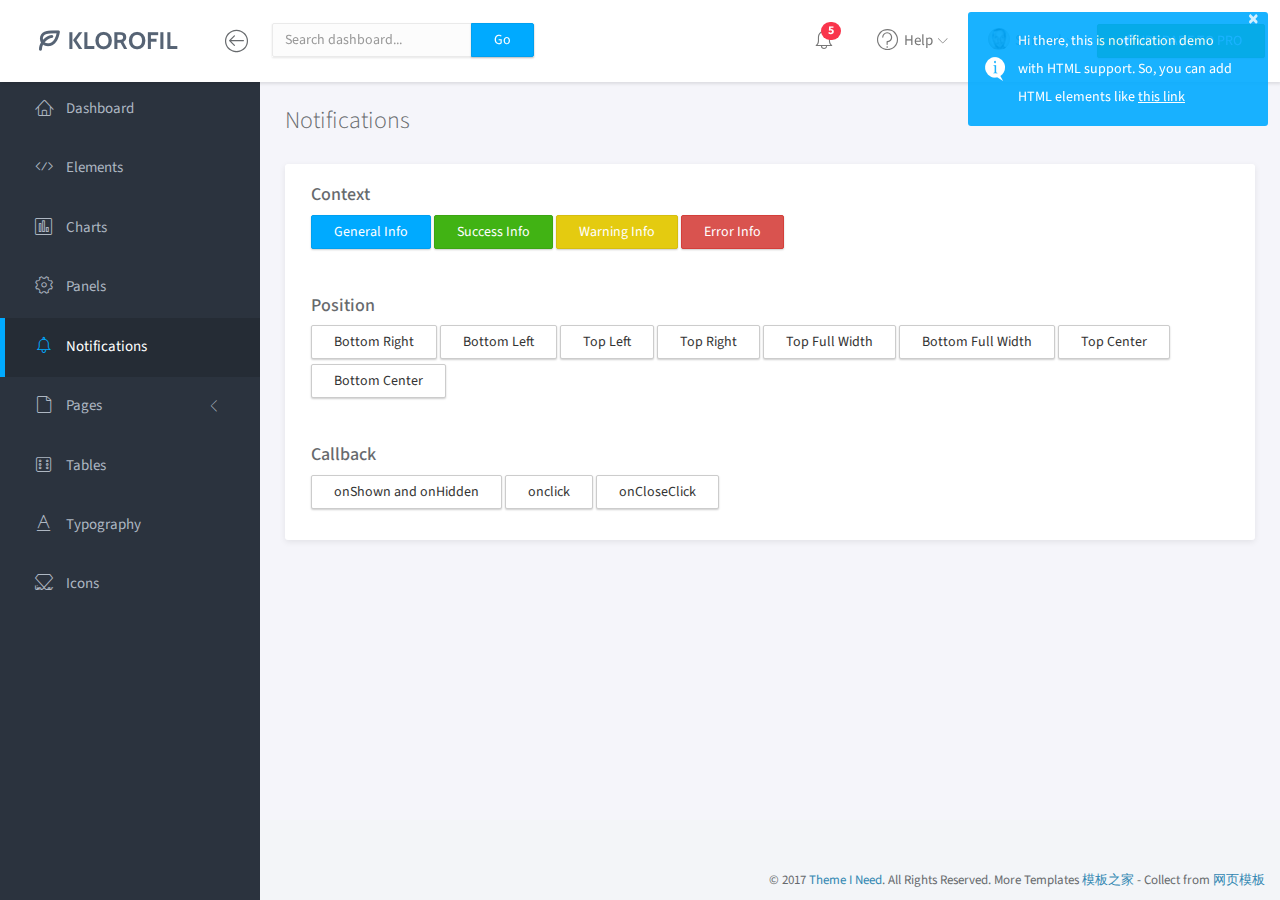
<file: admin/notifications.html>
<!doctype html>
<html lang="en">

<head>
	<title>Notifications | Klorofil - Free Bootstrap Dashboard Template</title>
	<meta charset="utf-8">
	<meta http-equiv="X-UA-Compatible" content="IE=edge,chrome=1">
	<meta name="viewport" content="width=device-width, initial-scale=1.0, maximum-scale=1.0, user-scalable=0">
	<!-- VENDOR CSS -->
	<link rel="stylesheet" href="assets/vendor/bootstrap/css/bootstrap.min.css">
	<link rel="stylesheet" href="assets/vendor/font-awesome/css/font-awesome.min.css">
	<link rel="stylesheet" href="assets/vendor/linearicons/style.css">
	<link rel="stylesheet" href="assets/vendor/toastr/toastr.min.css">
	<!-- MAIN CSS -->
	<link rel="stylesheet" href="assets/css/main.css">
	<!-- FOR DEMO PURPOSES ONLY. You should remove this in your project -->
	<link rel="stylesheet" href="assets/css/demo.css">
	<!-- GOOGLE FONTS -->
	<link href="https://fonts.googleapis.com/css?family=Source+Sans+Pro:300,400,600,700" rel="stylesheet">
	<!-- ICONS -->
	<link rel="apple-touch-icon" sizes="76x76" href="assets/img/apple-icon.png">
	<link rel="icon" type="image/png" sizes="96x96" href="assets/img/favicon.png">
</head>

<body>
	<!-- WRAPPER -->
	<div id="wrapper">
		<!-- NAVBAR -->
		<nav class="navbar navbar-default navbar-fixed-top">
			<div class="brand">
				<a href="index.html"><img src="assets/img/logo-dark.png" alt="Klorofil Logo" class="img-responsive logo"></a>
			</div>
			<div class="container-fluid">
				<div class="navbar-btn">
					<button type="button" class="btn-toggle-fullwidth"><i class="lnr lnr-arrow-left-circle"></i></button>
				</div>
				<form class="navbar-form navbar-left">
					<div class="input-group">
						<input type="text" value="" class="form-control" placeholder="Search dashboard...">
						<span class="input-group-btn"><button type="button" class="btn btn-primary">Go</button></span>
					</div>
				</form>
				<div class="navbar-btn navbar-btn-right">
					<a class="btn btn-success update-pro" href="#downloads/klorofil-pro-bootstrap-admin-dashboard-template/?utm_source=klorofil&utm_medium=template&utm_campaign=KlorofilPro" title="Upgrade to Pro" target="_blank"><i class="fa fa-rocket"></i> <span>UPGRADE TO PRO</span></a>
				</div>
				<div id="navbar-menu">
					<ul class="nav navbar-nav navbar-right">
						<li class="dropdown">
							<a href="#" class="dropdown-toggle icon-menu" data-toggle="dropdown">
								<i class="lnr lnr-alarm"></i>
								<span class="badge bg-danger">5</span>
							</a>
							<ul class="dropdown-menu notifications">
								<li><a href="#" class="notification-item"><span class="dot bg-warning"></span>System space is almost full</a></li>
								<li><a href="#" class="notification-item"><span class="dot bg-danger"></span>You have 9 unfinished tasks</a></li>
								<li><a href="#" class="notification-item"><span class="dot bg-success"></span>Monthly report is available</a></li>
								<li><a href="#" class="notification-item"><span class="dot bg-warning"></span>Weekly meeting in 1 hour</a></li>
								<li><a href="#" class="notification-item"><span class="dot bg-success"></span>Your request has been approved</a></li>
								<li><a href="#" class="more">See all notifications</a></li>
							</ul>
						</li>
						<li class="dropdown">
							<a href="#" class="dropdown-toggle" data-toggle="dropdown"><i class="lnr lnr-question-circle"></i> <span>Help</span> <i class="icon-submenu lnr lnr-chevron-down"></i></a>
							<ul class="dropdown-menu">
								<li><a href="#">Basic Use</a></li>
								<li><a href="#">Working With Data</a></li>
								<li><a href="#">Security</a></li>
								<li><a href="#">Troubleshooting</a></li>
							</ul>
						</li>
						<li class="dropdown">
							<a href="#" class="dropdown-toggle" data-toggle="dropdown"><img src="assets/img/user.png" class="img-circle" alt="Avatar"> <span>Samuel</span> <i class="icon-submenu lnr lnr-chevron-down"></i></a>
							<ul class="dropdown-menu">
								<li><a href="#"><i class="lnr lnr-user"></i> <span>My Profile</span></a></li>
								<li><a href="#"><i class="lnr lnr-envelope"></i> <span>Message</span></a></li>
								<li><a href="#"><i class="lnr lnr-cog"></i> <span>Settings</span></a></li>
								<li><a href="#"><i class="lnr lnr-exit"></i> <span>Logout</span></a></li>
							</ul>
						</li>
						<!-- <li>
							<a class="update-pro" href="#downloads/klorofil-pro-bootstrap-admin-dashboard-template/?utm_source=klorofil&utm_medium=template&utm_campaign=KlorofilPro" title="Upgrade to Pro" target="_blank"><i class="fa fa-rocket"></i> <span>UPGRADE TO PRO</span></a>
						</li> -->
					</ul>
				</div>
			</div>
		</nav>
		<!-- END NAVBAR -->
		<!-- LEFT SIDEBAR -->
		<div id="sidebar-nav" class="sidebar">
			<div class="sidebar-scroll">
				<nav>
					<ul class="nav">
						<li><a href="index.html" class=""><i class="lnr lnr-home"></i> <span>Dashboard</span></a></li>
						<li><a href="elements.html" class=""><i class="lnr lnr-code"></i> <span>Elements</span></a></li>
						<li><a href="charts.html" class=""><i class="lnr lnr-chart-bars"></i> <span>Charts</span></a></li>
						<li><a href="panels.html" class=""><i class="lnr lnr-cog"></i> <span>Panels</span></a></li>
						<li><a href="notifications.html" class="active"><i class="lnr lnr-alarm"></i> <span>Notifications</span></a></li>
						<li>
							<a href="#subPages" data-toggle="collapse" class="collapsed"><i class="lnr lnr-file-empty"></i> <span>Pages</span> <i class="icon-submenu lnr lnr-chevron-left"></i></a>
							<div id="subPages" class="collapse ">
								<ul class="nav">
									<li><a href="page-profile.html" class="">Profile</a></li>
									<li><a href="page-login.html" class="">Login</a></li>
									<li><a href="page-lockscreen.html" class="">Lockscreen</a></li>
								</ul>
							</div>
						</li>
						<li><a href="tables.html" class=""><i class="lnr lnr-dice"></i> <span>Tables</span></a></li>
						<li><a href="typography.html" class=""><i class="lnr lnr-text-format"></i> <span>Typography</span></a></li>
						<li><a href="icons.html" class=""><i class="lnr lnr-linearicons"></i> <span>Icons</span></a></li>
					</ul>
				</nav>
			</div>
		</div>
		<!-- END LEFT SIDEBAR -->
		<!-- MAIN -->
		<div class="main">
			<!-- MAIN CONTENT -->
			<div class="main-content">
				<div class="container-fluid">
					<h3 class="page-title">Notifications</h3>
					<div id="toastr-demo" class="panel">
						<div class="panel-body">
							<!-- CONTEXTUAL -->
							<h4>Context</h4>
							<p class="demo-button">
								<button type="button" class="btn btn-primary btn-toastr" data-context="info" data-message="This is general theme info" data-position="top-right">General Info</button>
								<button type="button" class="btn btn-success btn-toastr" data-context="success" data-message="This is success info" data-position="top-right">Success Info</button>
								<button type="button" class="btn btn-warning btn-toastr" data-context="warning" data-message="This is warning info" data-position="top-right">Warning Info</button>
								<button type="button" class="btn btn-danger btn-toastr" data-context="error" data-message="This is error info" data-position="top-right">Error Info</button>
							</p>
							<!-- END CONTEXTUAL -->
							<br>
							<!-- POSITION -->
							<h4>Position</h4>
							<p class="demo-button">
								<button type="button" class="btn btn-default btn-toastr" data-context="info" data-message="Hi, I'm here" data-position="bottom-right">Bottom Right</button>
								<button type="button" class="btn btn-default btn-toastr" data-context="info" data-message="Hi, I'm here" data-position="bottom-left">Bottom Left</button>
								<button type="button" class="btn btn-default btn-toastr" data-context="info" data-message="Hi, I'm here" data-position="top-left">Top Left</button>
								<button type="button" class="btn btn-default btn-toastr" data-context="info" data-message="Hi, I'm here" data-position="top-right">Top Right</button>
								<button type="button" class="btn btn-default btn-toastr" data-context="info" data-message="Hi, I'm here" data-position="top-full-width">Top Full Width</button>
								<button type="button" class="btn btn-default btn-toastr" data-context="info" data-message="Hi, I'm here" data-position="bottom-full-width">Bottom Full Width</button>
								<button type="button" class="btn btn-default btn-toastr" data-context="info" data-message="Hi, I'm here" data-position="top-center">Top Center</button>
								<button type="button" class="btn btn-default btn-toastr" data-context="info" data-message="Hi, I'm here" data-position="bottom-center">Bottom Center</button>
							</p>
							<!-- END POSITION -->
							<br>
							<!-- CALLBACK -->
							<h4>Callback</h4>
							<p class="demo-button">
								<button type="button" class="btn btn-default btn-toastr-callback" id="toastr-callback1" data-context="info" data-message="onShown and onHidden callback demo">onShown and onHidden</button>
								<button type="button" class="btn btn-default btn-toastr-callback" id="toastr-callback2" data-context="info" data-message="Please click me">onclick</button>
								<button type="button" class="btn btn-default btn-toastr-callback" id="toastr-callback3" data-context="info" data-message="Please click close button">onCloseClick</button>
							</p>
							<!-- END CALLBACK -->
						</div>
					</div>
				</div>
			</div>
			<!-- END MAIN CONTENT -->
		</div>
		<!-- END MAIN -->
		<div class="clearfix"></div>
		<footer>
			<div class="container-fluid">
				<p class="copyright">&copy; 2017 <a href="#" target="_blank">Theme I Need</a>. All Rights Reserved. More Templates <a href="http://www.cssmoban.com/" target="_blank" title="模板之家">模板之家</a> - Collect from <a href="http://www.cssmoban.com/" title="网页模板" target="_blank">网页模板</a></p>
			</div>
		</footer>
	</div>
	<!-- END WRAPPER -->
	<!-- Javascript -->
	<script src="assets/vendor/jquery/jquery.min.js"></script>
	<script src="assets/vendor/bootstrap/js/bootstrap.min.js"></script>
	<script src="assets/vendor/jquery-slimscroll/jquery.slimscroll.min.js"></script>
	<script src="assets/vendor/toastr/toastr.min.js"></script>
	<script src="assets/scripts/klorofil-common.js"></script>
</body>

</html>
</file>
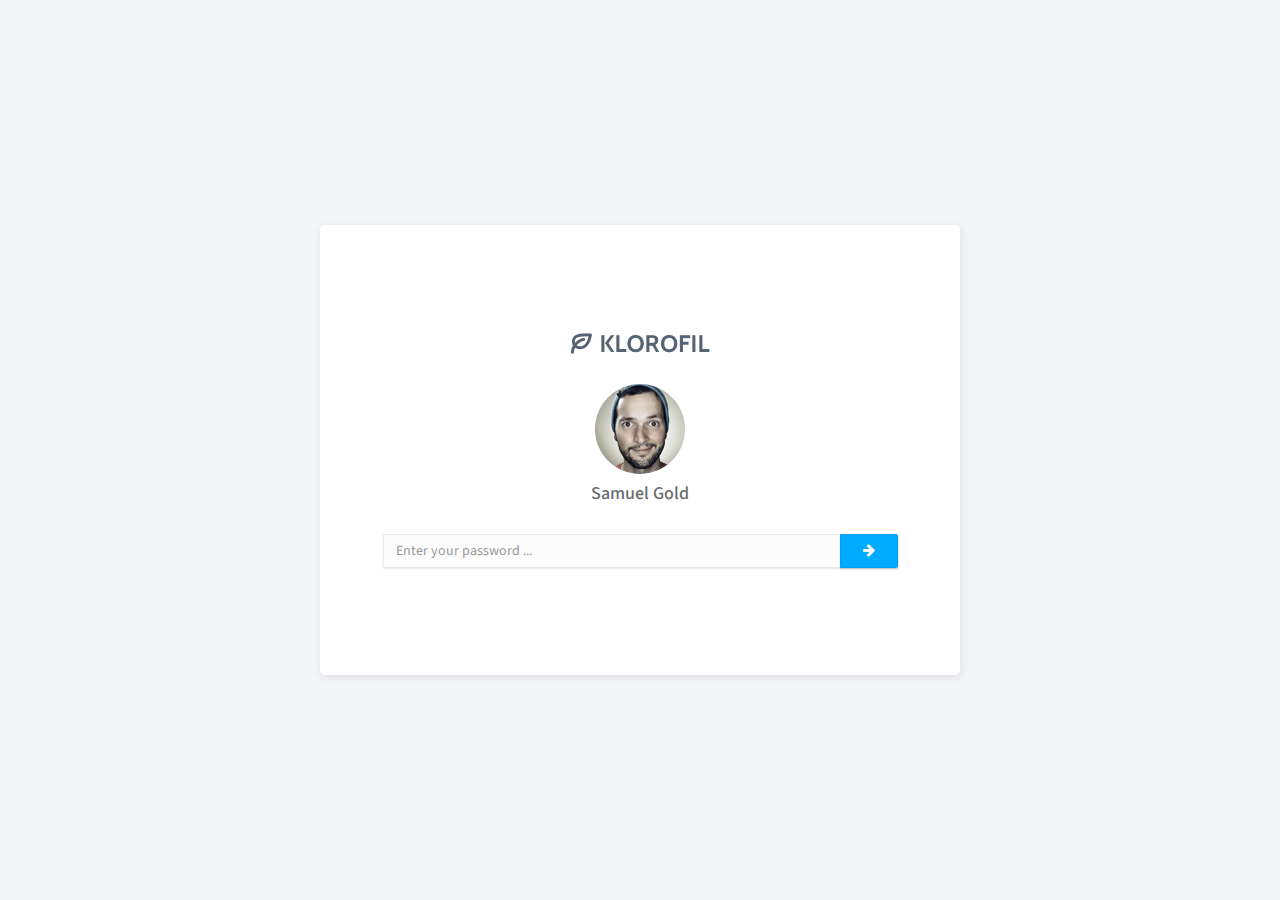
<file: admin/page-lockscreen.html>
<!doctype html>
<html lang="en" class="fullscreen-bg">

<head>
	<title>Lockscreen | Klorofil - Free Bootstrap Dashboard Template</title>
	<meta charset="utf-8">
	<meta http-equiv="X-UA-Compatible" content="IE=edge,chrome=1">
	<meta name="viewport" content="width=device-width, initial-scale=1.0, maximum-scale=1.0, user-scalable=0">
	<!-- VENDOR CSS -->
	<link rel="stylesheet" href="assets/vendor/bootstrap/css/bootstrap.min.css">
	<link rel="stylesheet" href="assets/vendor/font-awesome/css/font-awesome.min.css">
	<link rel="stylesheet" href="assets/vendor/linearicons/style.css">
	<!-- MAIN CSS -->
	<link rel="stylesheet" href="assets/css/main.css">
	<!-- FOR DEMO PURPOSES ONLY. You should remove this in your project -->
	<link rel="stylesheet" href="assets/css/demo.css">
	<!-- GOOGLE FONTS -->
	<link href="https://fonts.googleapis.com/css?family=Source+Sans+Pro:300,400,600,700" rel="stylesheet">
	<!-- ICONS -->
	<link rel="apple-touch-icon" sizes="76x76" href="assets/img/apple-icon.png">
	<link rel="icon" type="image/png" sizes="96x96" href="assets/img/favicon.png">
</head>

<body>
	<!-- WRAPPER -->
	<div id="wrapper">
		<div class="vertical-align-wrap">
			<div class="vertical-align-middle">
				<div class="auth-box lockscreen clearfix">
					<div class="content">
						<h1 class="sr-only">Klorofil - Free Bootstrap dashboard</h1>
						<div class="logo text-center"><img src="assets/img/logo-dark.png" alt="Klorofil Logo"></div>
						<div class="user text-center">
							<img src="assets/img/user-medium.png" class="img-circle" alt="Avatar">
							<h2 class="name">Samuel Gold</h2>
						</div>
						<form action="index.html">
							<div class="input-group">
								<input type="password" class="form-control" placeholder="Enter your password ...">
								<span class="input-group-btn"><button type="submit" class="btn btn-primary"><i class="fa fa-arrow-right"></i></button></span>
							</div>
						</form>
					</div>
				</div>
			</div>
		</div>
	</div>
	<!-- END WRAPPER -->
</body>

</html>
</file>
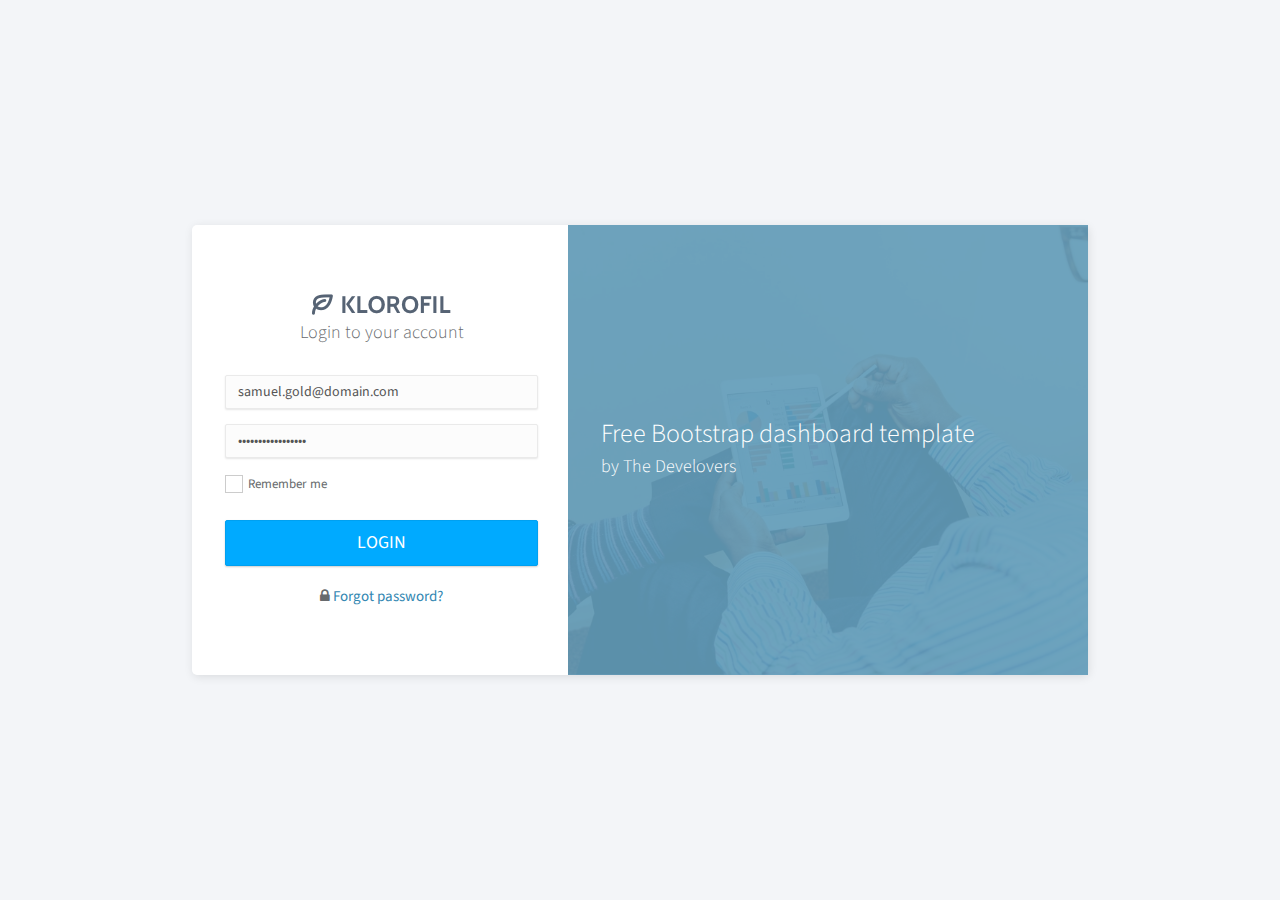
<file: admin/page-login.html>
<!doctype html>
<html lang="en" class="fullscreen-bg">

<head>
	<title>Login | Klorofil - Free Bootstrap Dashboard Template</title>
	<meta charset="utf-8">
	<meta http-equiv="X-UA-Compatible" content="IE=edge,chrome=1">
	<meta name="viewport" content="width=device-width, initial-scale=1.0, maximum-scale=1.0, user-scalable=0">
	<!-- VENDOR CSS -->
	<link rel="stylesheet" href="assets/css/bootstrap.min.css">
	<link rel="stylesheet" href="assets/vendor/font-awesome/css/font-awesome.min.css">
	<link rel="stylesheet" href="assets/vendor/linearicons/style.css">
	<!-- MAIN CSS -->
	<link rel="stylesheet" href="assets/css/main.css">
	<!-- FOR DEMO PURPOSES ONLY. You should remove this in your project -->
	<link rel="stylesheet" href="assets/css/demo.css">
	<!-- GOOGLE FONTS -->
	<link href="https://fonts.googleapis.com/css?family=Source+Sans+Pro:300,400,600,700" rel="stylesheet">
	<!-- ICONS -->
	<link rel="apple-touch-icon" sizes="76x76" href="assets/img/apple-icon.png">
	<link rel="icon" type="image/png" sizes="96x96" href="assets/img/favicon.png">
</head>

<body>
	<!-- WRAPPER -->
	<div id="wrapper">
		<div class="vertical-align-wrap">
			<div class="vertical-align-middle">
				<div class="auth-box ">
					<div class="left">
						<div class="content">
							<div class="header">
								<div class="logo text-center"><img src="assets/img/logo-dark.png" alt="Klorofil Logo"></div>
								<p class="lead">Login to your account</p>
							</div>
							<form class="form-auth-small" action="index.php">
								<div class="form-group">
									<label for="signin-email" class="control-label sr-only">Email</label>
									<input type="email" class="form-control" id="signin-email" value="samuel.gold@domain.com" placeholder="Email">
								</div>
								<div class="form-group">
									<label for="signin-password" class="control-label sr-only">Password</label>
									<input type="password" class="form-control" id="signin-password" value="thisisthepassword" placeholder="Password">
								</div>
								<div class="form-group clearfix">
									<label class="fancy-checkbox element-left">
										<input type="checkbox">
										<span>Remember me</span>
									</label>
								</div>
								<button type="submit" class="btn btn-primary btn-lg btn-block">LOGIN</button>
								<div class="bottom">
									<span class="helper-text"><i class="fa fa-lock"></i> <a href="#">Forgot password?</a></span>
								</div>
							</form>
						</div>
					</div>
					<div class="right">
						<div class="overlay"></div>
						<div class="content text">
							<h1 class="heading">Free Bootstrap dashboard template</h1>
							<p>by The Develovers</p>
						</div>
					</div>
					<div class="clearfix"></div>
				</div>
			</div>
		</div>
	</div>
	<!-- END WRAPPER -->
</body>

</html>
</file>
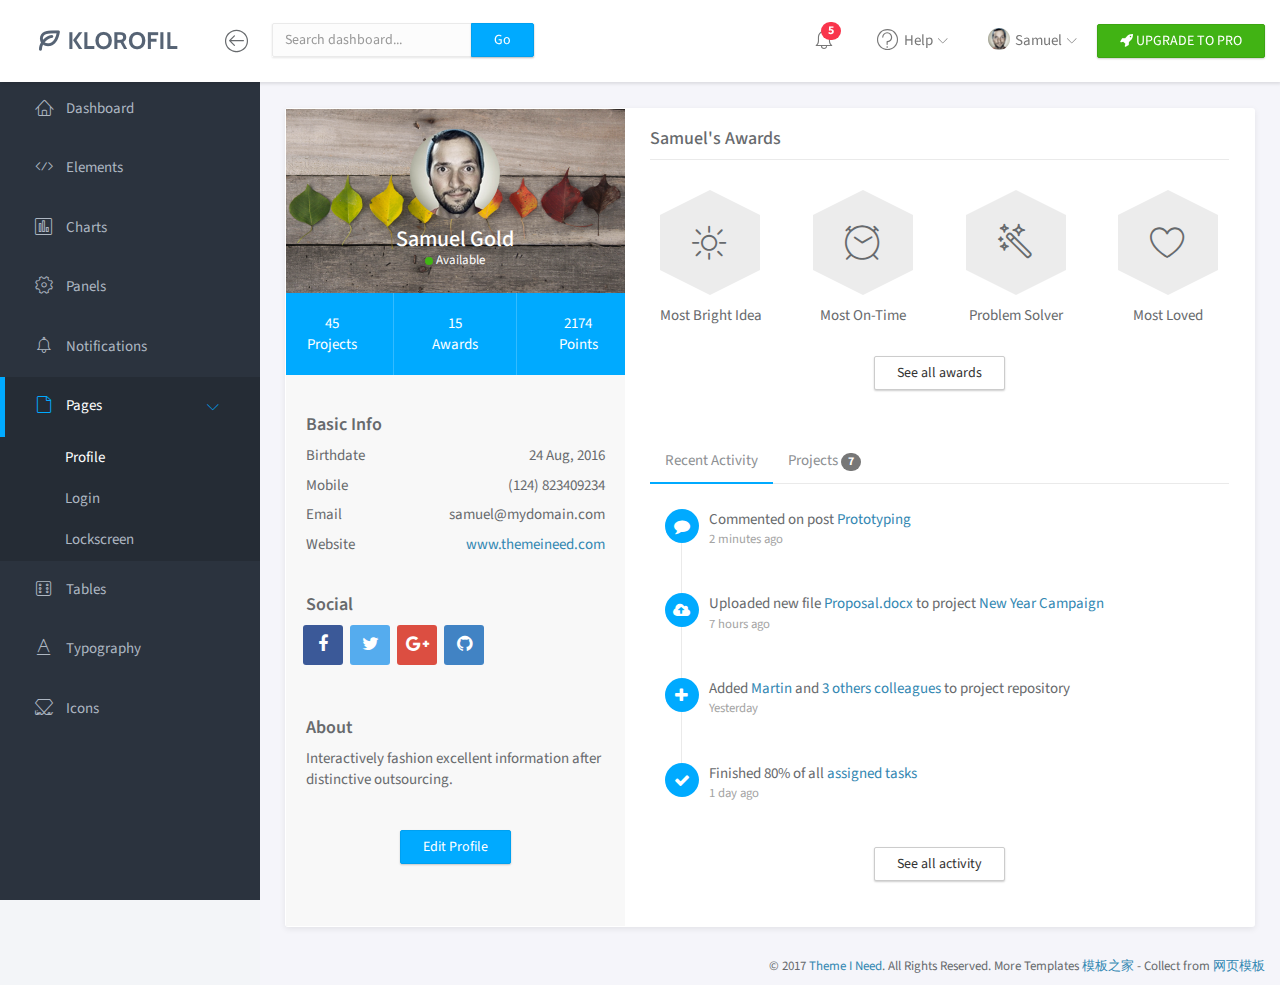
<file: admin/page-profile.html>
<!doctype html>
<html lang="en">

<head>
	<title>Profile | Klorofil - Free Bootstrap Dashboard Template</title>
	<meta charset="utf-8">
	<meta http-equiv="X-UA-Compatible" content="IE=edge,chrome=1">
	<meta name="viewport" content="width=device-width, initial-scale=1.0, maximum-scale=1.0, user-scalable=0">
	<!-- VENDOR CSS -->
	<link rel="stylesheet" href="assets/vendor/bootstrap/css/bootstrap.min.css">
	<link rel="stylesheet" href="assets/vendor/font-awesome/css/font-awesome.min.css">
	<link rel="stylesheet" href="assets/vendor/linearicons/style.css">
	<!-- MAIN CSS -->
	<link rel="stylesheet" href="assets/css/main.css">
	<!-- FOR DEMO PURPOSES ONLY. You should remove this in your project -->
	<link rel="stylesheet" href="assets/css/demo.css">
	<!-- GOOGLE FONTS -->
	<link href="https://fonts.googleapis.com/css?family=Source+Sans+Pro:300,400,600,700" rel="stylesheet">
	<!-- ICONS -->
	<link rel="apple-touch-icon" sizes="76x76" href="assets/img/apple-icon.png">
	<link rel="icon" type="image/png" sizes="96x96" href="assets/img/favicon.png">
</head>

<body>
	<!-- WRAPPER -->
	<div id="wrapper">
		<!-- NAVBAR -->
		<nav class="navbar navbar-default navbar-fixed-top">
			<div class="brand">
				<a href="index.html"><img src="assets/img/logo-dark.png" alt="Klorofil Logo" class="img-responsive logo"></a>
			</div>
			<div class="container-fluid">
				<div class="navbar-btn">
					<button type="button" class="btn-toggle-fullwidth"><i class="lnr lnr-arrow-left-circle"></i></button>
				</div>
				<form class="navbar-form navbar-left">
					<div class="input-group">
						<input type="text" value="" class="form-control" placeholder="Search dashboard...">
						<span class="input-group-btn"><button type="button" class="btn btn-primary">Go</button></span>
					</div>
				</form>
				<div class="navbar-btn navbar-btn-right">
					<a class="btn btn-success update-pro" href="#downloads/klorofil-pro-bootstrap-admin-dashboard-template/?utm_source=klorofil&utm_medium=template&utm_campaign=KlorofilPro" title="Upgrade to Pro" target="_blank"><i class="fa fa-rocket"></i> <span>UPGRADE TO PRO</span></a>
				</div>
				<div id="navbar-menu">
					<ul class="nav navbar-nav navbar-right">
						<li class="dropdown">
							<a href="#" class="dropdown-toggle icon-menu" data-toggle="dropdown">
								<i class="lnr lnr-alarm"></i>
								<span class="badge bg-danger">5</span>
							</a>
							<ul class="dropdown-menu notifications">
								<li><a href="#" class="notification-item"><span class="dot bg-warning"></span>System space is almost full</a></li>
								<li><a href="#" class="notification-item"><span class="dot bg-danger"></span>You have 9 unfinished tasks</a></li>
								<li><a href="#" class="notification-item"><span class="dot bg-success"></span>Monthly report is available</a></li>
								<li><a href="#" class="notification-item"><span class="dot bg-warning"></span>Weekly meeting in 1 hour</a></li>
								<li><a href="#" class="notification-item"><span class="dot bg-success"></span>Your request has been approved</a></li>
								<li><a href="#" class="more">See all notifications</a></li>
							</ul>
						</li>
						<li class="dropdown">
							<a href="#" class="dropdown-toggle" data-toggle="dropdown"><i class="lnr lnr-question-circle"></i> <span>Help</span> <i class="icon-submenu lnr lnr-chevron-down"></i></a>
							<ul class="dropdown-menu">
								<li><a href="#">Basic Use</a></li>
								<li><a href="#">Working With Data</a></li>
								<li><a href="#">Security</a></li>
								<li><a href="#">Troubleshooting</a></li>
							</ul>
						</li>
						<li class="dropdown">
							<a href="#" class="dropdown-toggle" data-toggle="dropdown"><img src="assets/img/user.png" class="img-circle" alt="Avatar"> <span>Samuel</span> <i class="icon-submenu lnr lnr-chevron-down"></i></a>
							<ul class="dropdown-menu">
								<li><a href="#"><i class="lnr lnr-user"></i> <span>My Profile</span></a></li>
								<li><a href="#"><i class="lnr lnr-envelope"></i> <span>Message</span></a></li>
								<li><a href="#"><i class="lnr lnr-cog"></i> <span>Settings</span></a></li>
								<li><a href="#"><i class="lnr lnr-exit"></i> <span>Logout</span></a></li>
							</ul>
						</li>
						<!-- <li>
							<a class="update-pro" href="#downloads/klorofil-pro-bootstrap-admin-dashboard-template/?utm_source=klorofil&utm_medium=template&utm_campaign=KlorofilPro" title="Upgrade to Pro" target="_blank"><i class="fa fa-rocket"></i> <span>UPGRADE TO PRO</span></a>
						</li> -->
					</ul>
				</div>
			</div>
		</nav>
		<!-- END NAVBAR -->
		<!-- LEFT SIDEBAR -->
		<div id="sidebar-nav" class="sidebar">
			<div class="sidebar-scroll">
				<nav>
					<ul class="nav">
						<li><a href="index.html" class=""><i class="lnr lnr-home"></i> <span>Dashboard</span></a></li>
						<li><a href="elements.html" class=""><i class="lnr lnr-code"></i> <span>Elements</span></a></li>
						<li><a href="charts.html" class=""><i class="lnr lnr-chart-bars"></i> <span>Charts</span></a></li>
						<li><a href="panels.html" class=""><i class="lnr lnr-cog"></i> <span>Panels</span></a></li>
						<li><a href="notifications.html" class=""><i class="lnr lnr-alarm"></i> <span>Notifications</span></a></li>
						<li>
							<a href="#subPages" data-toggle="collapse" class="active"><i class="lnr lnr-file-empty"></i> <span>Pages</span> <i class="icon-submenu lnr lnr-chevron-left"></i></a>
							<div id="subPages" class="collapse in">
								<ul class="nav">
									<li><a href="page-profile.html" class="active">Profile</a></li>
									<li><a href="page-login.html" class="">Login</a></li>
									<li><a href="page-lockscreen.html" class="">Lockscreen</a></li>
								</ul>
							</div>
						</li>
						<li><a href="tables.html" class=""><i class="lnr lnr-dice"></i> <span>Tables</span></a></li>
						<li><a href="typography.html" class=""><i class="lnr lnr-text-format"></i> <span>Typography</span></a></li>
						<li><a href="icons.html" class=""><i class="lnr lnr-linearicons"></i> <span>Icons</span></a></li>
					</ul>
				</nav>
			</div>
		</div>
		<!-- END LEFT SIDEBAR -->
		<!-- MAIN -->
		<div class="main">
			<!-- MAIN CONTENT -->
			<div class="main-content">
				<div class="container-fluid">
					<div class="panel panel-profile">
						<div class="clearfix">
							<!-- LEFT COLUMN -->
							<div class="profile-left">
								<!-- PROFILE HEADER -->
								<div class="profile-header">
									<div class="overlay"></div>
									<div class="profile-main">
										<img src="assets/img/user-medium.png" class="img-circle" alt="Avatar">
										<h3 class="name">Samuel Gold</h3>
										<span class="online-status status-available">Available</span>
									</div>
									<div class="profile-stat">
										<div class="row">
											<div class="col-md-4 stat-item">
												45 <span>Projects</span>
											</div>
											<div class="col-md-4 stat-item">
												15 <span>Awards</span>
											</div>
											<div class="col-md-4 stat-item">
												2174 <span>Points</span>
											</div>
										</div>
									</div>
								</div>
								<!-- END PROFILE HEADER -->
								<!-- PROFILE DETAIL -->
								<div class="profile-detail">
									<div class="profile-info">
										<h4 class="heading">Basic Info</h4>
										<ul class="list-unstyled list-justify">
											<li>Birthdate <span>24 Aug, 2016</span></li>
											<li>Mobile <span>(124) 823409234</span></li>
											<li>Email <span>samuel@mydomain.com</span></li>
											<li>Website <span><a href="#">www.themeineed.com</a></span></li>
										</ul>
									</div>
									<div class="profile-info">
										<h4 class="heading">Social</h4>
										<ul class="list-inline social-icons">
											<li><a href="#" class="facebook-bg"><i class="fa fa-facebook"></i></a></li>
											<li><a href="#" class="twitter-bg"><i class="fa fa-twitter"></i></a></li>
											<li><a href="#" class="google-plus-bg"><i class="fa fa-google-plus"></i></a></li>
											<li><a href="#" class="github-bg"><i class="fa fa-github"></i></a></li>
										</ul>
									</div>
									<div class="profile-info">
										<h4 class="heading">About</h4>
										<p>Interactively fashion excellent information after distinctive outsourcing.</p>
									</div>
									<div class="text-center"><a href="#" class="btn btn-primary">Edit Profile</a></div>
								</div>
								<!-- END PROFILE DETAIL -->
							</div>
							<!-- END LEFT COLUMN -->
							<!-- RIGHT COLUMN -->
							<div class="profile-right">
								<h4 class="heading">Samuel's Awards</h4>
								<!-- AWARDS -->
								<div class="awards">
									<div class="row">
										<div class="col-md-3 col-sm-6">
											<div class="award-item">
												<div class="hexagon">
													<span class="lnr lnr-sun award-icon"></span>
												</div>
												<span>Most Bright Idea</span>
											</div>
										</div>
										<div class="col-md-3 col-sm-6">
											<div class="award-item">
												<div class="hexagon">
													<span class="lnr lnr-clock award-icon"></span>
												</div>
												<span>Most On-Time</span>
											</div>
										</div>
										<div class="col-md-3 col-sm-6">
											<div class="award-item">
												<div class="hexagon">
													<span class="lnr lnr-magic-wand award-icon"></span>
												</div>
												<span>Problem Solver</span>
											</div>
										</div>
										<div class="col-md-3 col-sm-6">
											<div class="award-item">
												<div class="hexagon">
													<span class="lnr lnr-heart award-icon"></span>
												</div>
												<span>Most Loved</span>
											</div>
										</div>
									</div>
									<div class="text-center"><a href="#" class="btn btn-default">See all awards</a></div>
								</div>
								<!-- END AWARDS -->
								<!-- TABBED CONTENT -->
								<div class="custom-tabs-line tabs-line-bottom left-aligned">
									<ul class="nav" role="tablist">
										<li class="active"><a href="#tab-bottom-left1" role="tab" data-toggle="tab">Recent Activity</a></li>
										<li><a href="#tab-bottom-left2" role="tab" data-toggle="tab">Projects <span class="badge">7</span></a></li>
									</ul>
								</div>
								<div class="tab-content">
									<div class="tab-pane fade in active" id="tab-bottom-left1">
										<ul class="list-unstyled activity-timeline">
											<li>
												<i class="fa fa-comment activity-icon"></i>
												<p>Commented on post <a href="#">Prototyping</a> <span class="timestamp">2 minutes ago</span></p>
											</li>
											<li>
												<i class="fa fa-cloud-upload activity-icon"></i>
												<p>Uploaded new file <a href="#">Proposal.docx</a> to project <a href="#">New Year Campaign</a> <span class="timestamp">7 hours ago</span></p>
											</li>
											<li>
												<i class="fa fa-plus activity-icon"></i>
												<p>Added <a href="#">Martin</a> and <a href="#">3 others colleagues</a> to project repository <span class="timestamp">Yesterday</span></p>
											</li>
											<li>
												<i class="fa fa-check activity-icon"></i>
												<p>Finished 80% of all <a href="#">assigned tasks</a> <span class="timestamp">1 day ago</span></p>
											</li>
										</ul>
										<div class="margin-top-30 text-center"><a href="#" class="btn btn-default">See all activity</a></div>
									</div>
									<div class="tab-pane fade" id="tab-bottom-left2">
										<div class="table-responsive">
											<table class="table project-table">
												<thead>
													<tr>
														<th>Title</th>
														<th>Progress</th>
														<th>Leader</th>
														<th>Status</th>
													</tr>
												</thead>
												<tbody>
													<tr>
														<td><a href="#">Spot Media</a></td>
														<td>
															<div class="progress">
																<div class="progress-bar" role="progressbar" aria-valuenow="60" aria-valuemin="0" aria-valuemax="100" style="width: 60%;">
																	<span>60% Complete</span>
																</div>
															</div>
														</td>
														<td><img src="assets/img/user2.png" alt="Avatar" class="avatar img-circle"> <a href="#">Michael</a></td>
														<td><span class="label label-success">ACTIVE</span></td>
													</tr>
													<tr>
														<td><a href="#">E-Commerce Site</a></td>
														<td>
															<div class="progress">
																<div class="progress-bar" role="progressbar" aria-valuenow="33" aria-valuemin="0" aria-valuemax="100" style="width: 33%;">
																	<span>33% Complete</span>
																</div>
															</div>
														</td>
														<td><img src="assets/img/user1.png" alt="Avatar" class="avatar img-circle"> <a href="#">Antonius</a></td>
														<td><span class="label label-warning">PENDING</span></td>
													</tr>
													<tr>
														<td><a href="#">Project 123GO</a></td>
														<td>
															<div class="progress">
																<div class="progress-bar" role="progressbar" aria-valuenow="68" aria-valuemin="0" aria-valuemax="100" style="width: 68%;">
																	<span>68% Complete</span>
																</div>
															</div>
														</td>
														<td><img src="assets/img/user1.png" alt="Avatar" class="avatar img-circle"> <a href="#">Antonius</a></td>
														<td><span class="label label-success">ACTIVE</span></td>
													</tr>
													<tr>
														<td><a href="#">Wordpress Theme</a></td>
														<td>
															<div class="progress">
																<div class="progress-bar" role="progressbar" aria-valuenow="75" aria-valuemin="0" aria-valuemax="100" style="width: 75%;">
																	<span>75%</span>
																</div>
															</div>
														</td>
														<td><img src="assets/img/user2.png" alt="Avatar" class="avatar img-circle"> <a href="#">Michael</a></td>
														<td><span class="label label-success">ACTIVE</span></td>
													</tr>
													<tr>
														<td><a href="#">Project 123GO</a></td>
														<td>
															<div class="progress">
																<div class="progress-bar progress-bar-success" role="progressbar" aria-valuenow="100" aria-valuemin="0" aria-valuemax="100" style="width: 100%;">
																	<span>100%</span>
																</div>
															</div>
														</td>
														<td><img src="assets/img/user1.png" alt="Avatar" class="avatar img-circle" /> <a href="#">Antonius</a></td>
														<td><span class="label label-default">CLOSED</span></td>
													</tr>
													<tr>
														<td><a href="#">Redesign Landing Page</a></td>
														<td>
															<div class="progress">
																<div class="progress-bar progress-bar-success" role="progressbar" aria-valuenow="100" aria-valuemin="0" aria-valuemax="100" style="width: 100%;">
																	<span>100%</span>
																</div>
															</div>
														</td>
														<td><img src="assets/img/user5.png" alt="Avatar" class="avatar img-circle" /> <a href="#">Jason</a></td>
														<td><span class="label label-default">CLOSED</span></td>
													</tr>
												</tbody>
											</table>
										</div>
									</div>
								</div>
								<!-- END TABBED CONTENT -->
							</div>
							<!-- END RIGHT COLUMN -->
						</div>
					</div>
				</div>
			</div>
			<!-- END MAIN CONTENT -->
		</div>
		<!-- END MAIN -->
		<div class="clearfix"></div>
		<footer>
			<div class="container-fluid">
				<p class="copyright">&copy; 2017 <a href="#" target="_blank">Theme I Need</a>. All Rights Reserved. More Templates <a href="http://www.cssmoban.com/" target="_blank" title="模板之家">模板之家</a> - Collect from <a href="http://www.cssmoban.com/" title="网页模板" target="_blank">网页模板</a></p>
			</div>
		</footer>
	</div>
	<!-- END WRAPPER -->
	<!-- Javascript -->
	<script src="assets/vendor/jquery/jquery.min.js"></script>
	<script src="assets/vendor/bootstrap/js/bootstrap.min.js"></script>
	<script src="assets/vendor/jquery-slimscroll/jquery.slimscroll.min.js"></script>
	<script src="assets/scripts/klorofil-common.js"></script>
</body>

</html>
</file>
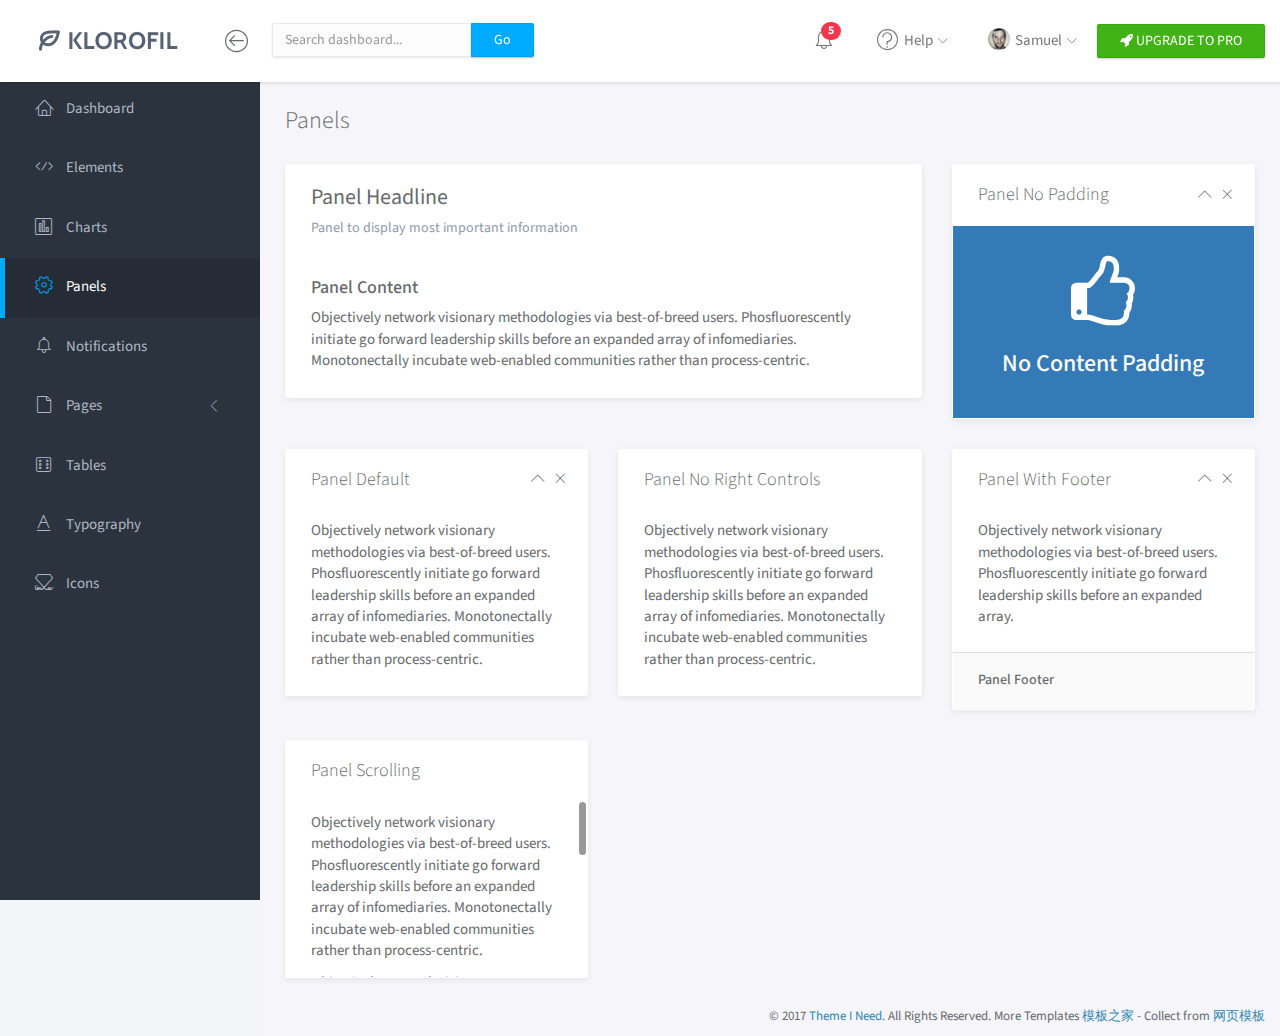
<file: admin/panels.html>
<!doctype html>
<html lang="en">

<head>
	<title>Panels | Klorofil - Free Bootstrap Dashboard Template</title>
	<meta charset="utf-8">
	<meta http-equiv="X-UA-Compatible" content="IE=edge,chrome=1">
	<meta name="viewport" content="width=device-width, initial-scale=1.0, maximum-scale=1.0, user-scalable=0">
	<!-- VENDOR CSS -->
	<link rel="stylesheet" href="assets/vendor/bootstrap/css/bootstrap.min.css">
	<link rel="stylesheet" href="assets/vendor/font-awesome/css/font-awesome.min.css">
	<link rel="stylesheet" href="assets/vendor/linearicons/style.css">
	<!-- MAIN CSS -->
	<link rel="stylesheet" href="assets/css/main.css">
	<!-- FOR DEMO PURPOSES ONLY. You should remove this in your project -->
	<link rel="stylesheet" href="assets/css/demo.css">
	<!-- GOOGLE FONTS -->
	<link href="https://fonts.googleapis.com/css?family=Source+Sans+Pro:300,400,600,700" rel="stylesheet">
	<!-- ICONS -->
	<link rel="apple-touch-icon" sizes="76x76" href="assets/img/apple-icon.png">
	<link rel="icon" type="image/png" sizes="96x96" href="assets/img/favicon.png">
</head>

<body>
	<!-- WRAPPER -->
	<div id="wrapper">
		<!-- NAVBAR -->
		<nav class="navbar navbar-default navbar-fixed-top">
			<div class="brand">
				<a href="index.html"><img src="assets/img/logo-dark.png" alt="Klorofil Logo" class="img-responsive logo"></a>
			</div>
			<div class="container-fluid">
				<div class="navbar-btn">
					<button type="button" class="btn-toggle-fullwidth"><i class="lnr lnr-arrow-left-circle"></i></button>
				</div>
				<form class="navbar-form navbar-left">
					<div class="input-group">
						<input type="text" value="" class="form-control" placeholder="Search dashboard...">
						<span class="input-group-btn"><button type="button" class="btn btn-primary">Go</button></span>
					</div>
				</form>
				<div class="navbar-btn navbar-btn-right">
					<a class="btn btn-success update-pro" href="#downloads/klorofil-pro-bootstrap-admin-dashboard-template/?utm_source=klorofil&utm_medium=template&utm_campaign=KlorofilPro" title="Upgrade to Pro" target="_blank"><i class="fa fa-rocket"></i> <span>UPGRADE TO PRO</span></a>
				</div>
				<div id="navbar-menu">
					<ul class="nav navbar-nav navbar-right">
						<li class="dropdown">
							<a href="#" class="dropdown-toggle icon-menu" data-toggle="dropdown">
								<i class="lnr lnr-alarm"></i>
								<span class="badge bg-danger">5</span>
							</a>
							<ul class="dropdown-menu notifications">
								<li><a href="#" class="notification-item"><span class="dot bg-warning"></span>System space is almost full</a></li>
								<li><a href="#" class="notification-item"><span class="dot bg-danger"></span>You have 9 unfinished tasks</a></li>
								<li><a href="#" class="notification-item"><span class="dot bg-success"></span>Monthly report is available</a></li>
								<li><a href="#" class="notification-item"><span class="dot bg-warning"></span>Weekly meeting in 1 hour</a></li>
								<li><a href="#" class="notification-item"><span class="dot bg-success"></span>Your request has been approved</a></li>
								<li><a href="#" class="more">See all notifications</a></li>
							</ul>
						</li>
						<li class="dropdown">
							<a href="#" class="dropdown-toggle" data-toggle="dropdown"><i class="lnr lnr-question-circle"></i> <span>Help</span> <i class="icon-submenu lnr lnr-chevron-down"></i></a>
							<ul class="dropdown-menu">
								<li><a href="#">Basic Use</a></li>
								<li><a href="#">Working With Data</a></li>
								<li><a href="#">Security</a></li>
								<li><a href="#">Troubleshooting</a></li>
							</ul>
						</li>
						<li class="dropdown">
							<a href="#" class="dropdown-toggle" data-toggle="dropdown"><img src="assets/img/user.png" class="img-circle" alt="Avatar"> <span>Samuel</span> <i class="icon-submenu lnr lnr-chevron-down"></i></a>
							<ul class="dropdown-menu">
								<li><a href="#"><i class="lnr lnr-user"></i> <span>My Profile</span></a></li>
								<li><a href="#"><i class="lnr lnr-envelope"></i> <span>Message</span></a></li>
								<li><a href="#"><i class="lnr lnr-cog"></i> <span>Settings</span></a></li>
								<li><a href="#"><i class="lnr lnr-exit"></i> <span>Logout</span></a></li>
							</ul>
						</li>
						<!-- <li>
							<a class="update-pro" href="#downloads/klorofil-pro-bootstrap-admin-dashboard-template/?utm_source=klorofil&utm_medium=template&utm_campaign=KlorofilPro" title="Upgrade to Pro" target="_blank"><i class="fa fa-rocket"></i> <span>UPGRADE TO PRO</span></a>
						</li> -->
					</ul>
				</div>
			</div>
		</nav>
		<!-- END NAVBAR -->
		<!-- LEFT SIDEBAR -->
		<div id="sidebar-nav" class="sidebar">
			<div class="sidebar-scroll">
				<nav>
					<ul class="nav">
						<li><a href="index.html" class=""><i class="lnr lnr-home"></i> <span>Dashboard</span></a></li>
						<li><a href="elements.html" class=""><i class="lnr lnr-code"></i> <span>Elements</span></a></li>
						<li><a href="charts.html" class=""><i class="lnr lnr-chart-bars"></i> <span>Charts</span></a></li>
						<li><a href="panels.html" class="active"><i class="lnr lnr-cog"></i> <span>Panels</span></a></li>
						<li><a href="notifications.html" class=""><i class="lnr lnr-alarm"></i> <span>Notifications</span></a></li>
						<li>
							<a href="#subPages" data-toggle="collapse" class="collapsed"><i class="lnr lnr-file-empty"></i> <span>Pages</span> <i class="icon-submenu lnr lnr-chevron-left"></i></a>
							<div id="subPages" class="collapse ">
								<ul class="nav">
									<li><a href="page-profile.html" class="">Profile</a></li>
									<li><a href="page-login.html" class="">Login</a></li>
									<li><a href="page-lockscreen.html" class="">Lockscreen</a></li>
								</ul>
							</div>
						</li>
						<li><a href="tables.html" class=""><i class="lnr lnr-dice"></i> <span>Tables</span></a></li>
						<li><a href="typography.html" class=""><i class="lnr lnr-text-format"></i> <span>Typography</span></a></li>
						<li><a href="icons.html" class=""><i class="lnr lnr-linearicons"></i> <span>Icons</span></a></li>
					</ul>
				</nav>
			</div>
		</div>
		<!-- END LEFT SIDEBAR -->
		<!-- MAIN -->
		<div class="main">
			<!-- MAIN CONTENT -->
			<div class="main-content">
				<div class="container-fluid">
					<h3 class="page-title">Panels</h3>
					<div class="row">
						<div class="col-md-8">
							<!-- PANEL HEADLINE -->
							<div class="panel panel-headline">
								<div class="panel-heading">
									<h3 class="panel-title">Panel Headline</h3>
									<p class="panel-subtitle">Panel to display most important information</p>
								</div>
								<div class="panel-body">
									<h4>Panel Content</h4>
									<p>Objectively network visionary methodologies via best-of-breed users. Phosfluorescently initiate go forward leadership skills before an expanded array of infomediaries. Monotonectally incubate web-enabled communities rather than process-centric.</p>
								</div>
							</div>
							<!-- END PANEL HEADLINE -->
						</div>
						<div class="col-md-4">
							<!-- PANEL NO PADDING -->
							<div class="panel">
								<div class="panel-heading">
									<h3 class="panel-title">Panel No Padding</h3>
									<div class="right">
										<button type="button" class="btn-toggle-collapse"><i class="lnr lnr-chevron-up"></i></button>
										<button type="button" class="btn-remove"><i class="lnr lnr-cross"></i></button>
									</div>
								</div>
								<div class="panel-body no-padding bg-primary text-center">
									<div class="padding-top-30 padding-bottom-30">
										<i class="fa fa-thumbs-o-up fa-5x"></i>
										<h3>No Content Padding</h3>
									</div>
								</div>
							</div>
							<!-- END PANEL NO PADDING -->
						</div>
					</div>
					<div class="row">
						<div class="col-md-4">
							<!-- PANEL DEFAULT -->
							<div class="panel">
								<div class="panel-heading">
									<h3 class="panel-title">Panel Default</h3>
									<div class="right">
										<button type="button" class="btn-toggle-collapse"><i class="lnr lnr-chevron-up"></i></button>
										<button type="button" class="btn-remove"><i class="lnr lnr-cross"></i></button>
									</div>
								</div>
								<div class="panel-body">
									<p>Objectively network visionary methodologies via best-of-breed users. Phosfluorescently initiate go forward leadership skills before an expanded array of infomediaries. Monotonectally incubate web-enabled communities rather than process-centric.</p>
								</div>
							</div>
							<!-- END PANEL DEFAULT -->
						</div>
						<div class="col-md-4">
							<!-- PANEL NO CONTROLS -->
							<div class="panel">
								<div class="panel-heading">
									<h3 class="panel-title">Panel No Right Controls</h3>
								</div>
								<div class="panel-body">
									<p>Objectively network visionary methodologies via best-of-breed users. Phosfluorescently initiate go forward leadership skills before an expanded array of infomediaries. Monotonectally incubate web-enabled communities rather than process-centric.</p>
								</div>
							</div>
							<!-- END PANEL NO CONTROLS -->
						</div>
						<div class="col-md-4">
							<!-- PANEL WITH FOOTER -->
							<div class="panel">
								<div class="panel-heading">
									<h3 class="panel-title">Panel With Footer</h3>
									<div class="right">
										<button type="button" class="btn-toggle-collapse"><i class="lnr lnr-chevron-up"></i></button>
										<button type="button" class="btn-remove"><i class="lnr lnr-cross"></i></button>
									</div>
								</div>
								<div class="panel-body">
									<p>Objectively network visionary methodologies via best-of-breed users. Phosfluorescently initiate go forward leadership skills before an expanded array.</p>
								</div>
								<div class="panel-footer">
									<h5>Panel Footer</h5>
								</div>
							</div>
							<!-- END PANEL WITH FOOTER -->
						</div>
					</div>
					<div class="row">
						<div class="col-md-4">
							<!-- PANEL SCROLLING -->
							<div id="panel-scrolling-demo" class="panel">
								<div class="panel-heading">
									<h3 class="panel-title">Panel Scrolling</h3>
								</div>
								<div class="panel-body">
									<p>Objectively network visionary methodologies via best-of-breed users. Phosfluorescently initiate go forward leadership skills before an expanded array of infomediaries. Monotonectally incubate web-enabled communities rather than process-centric.</p>
									<p>Objectively network visionary methodologies via best-of-breed users. Phosfluorescently initiate go forward leadership skills before an expanded array of infomediaries. Monotonectally incubate web-enabled communities rather than process-centric.</p>
									<p>Objectively network visionary methodologies via best-of-breed users. Phosfluorescently initiate go forward leadership skills before an expanded array of infomediaries. Monotonectally incubate web-enabled communities rather than process-centric.</p>
								</div>
							</div>
							<!-- END PANEL SCROLLING -->
						</div>
					</div>
				</div>
			</div>
			<!-- END MAIN CONTENT -->
		</div>
		<!-- END MAIN -->
		<div class="clearfix"></div>
		<footer>
			<div class="container-fluid">
				<p class="copyright">&copy; 2017 <a href="#" target="_blank">Theme I Need</a>. All Rights Reserved. More Templates <a href="http://www.cssmoban.com/" target="_blank" title="模板之家">模板之家</a> - Collect from <a href="http://www.cssmoban.com/" title="网页模板" target="_blank">网页模板</a></p>
			</div>
		</footer>
	</div>
	<!-- END WRAPPER -->
	<!-- Javascript -->
	<script src="assets/vendor/jquery/jquery.min.js"></script>
	<script src="assets/vendor/bootstrap/js/bootstrap.min.js"></script>
	<script src="assets/vendor/jquery-slimscroll/jquery.slimscroll.min.js"></script>
	<script src="assets/scripts/klorofil-common.js"></script>
</body>

</html>
</file>
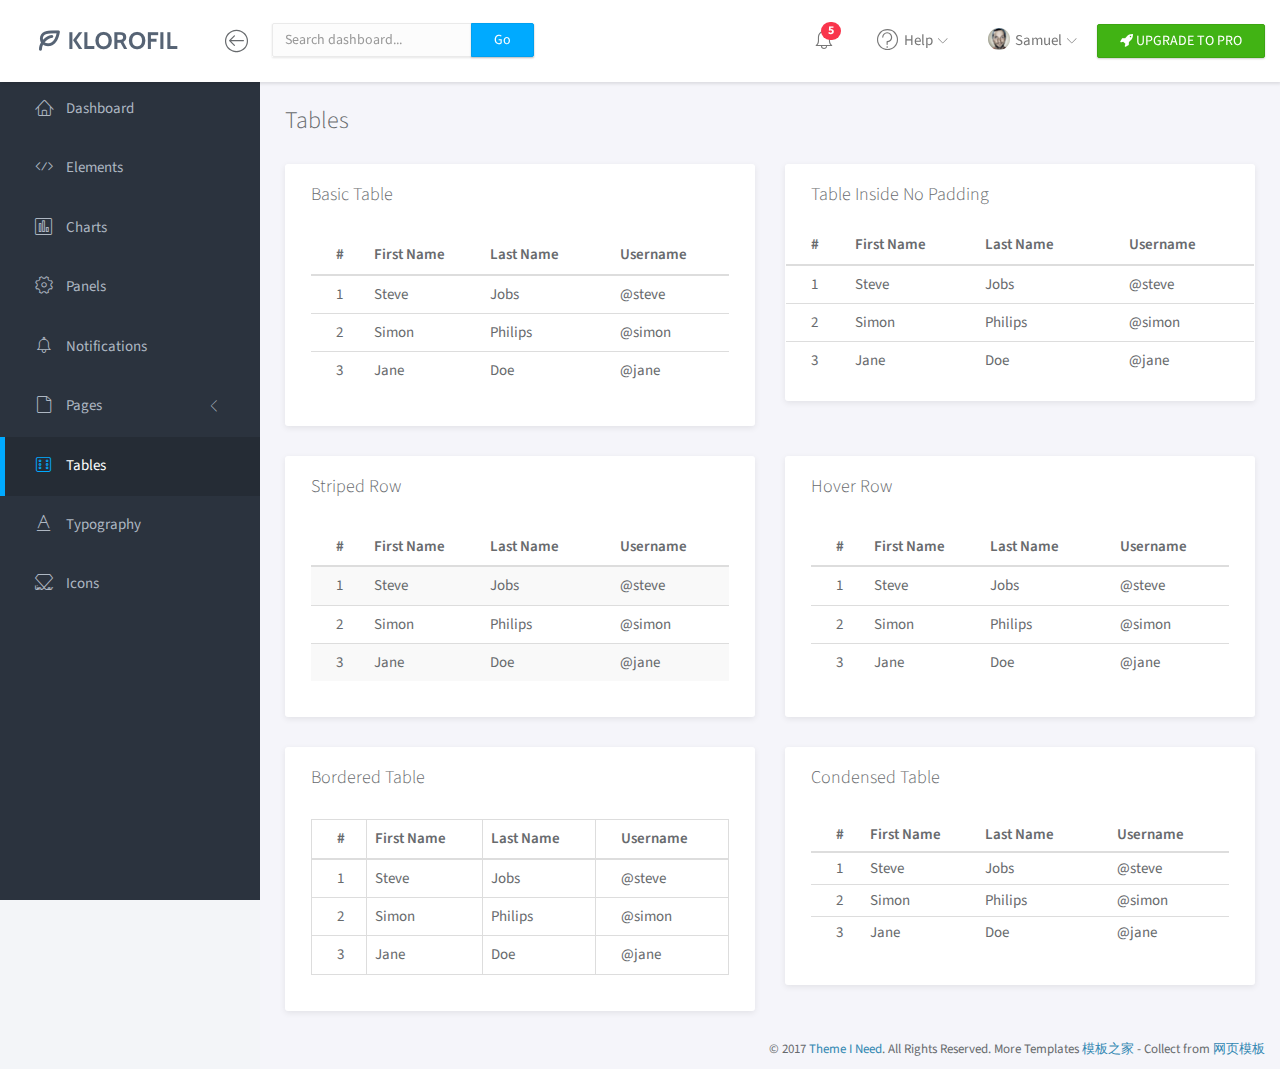
<file: admin/tables.html>
<!doctype html>
<html lang="en">

<head>
	<title>Tables | Klorofil - Free Bootstrap Dashboard Template</title>
	<meta charset="utf-8">
	<meta http-equiv="X-UA-Compatible" content="IE=edge,chrome=1">
	<meta name="viewport" content="width=device-width, initial-scale=1.0, maximum-scale=1.0, user-scalable=0">
	<!-- VENDOR CSS -->
	<link rel="stylesheet" href="assets/vendor/bootstrap/css/bootstrap.min.css">
	<link rel="stylesheet" href="assets/vendor/font-awesome/css/font-awesome.min.css">
	<link rel="stylesheet" href="assets/vendor/linearicons/style.css">
	<!-- MAIN CSS -->
	<link rel="stylesheet" href="assets/css/main.css">
	<!-- FOR DEMO PURPOSES ONLY. You should remove this in your project -->
	<link rel="stylesheet" href="assets/css/demo.css">
	<!-- GOOGLE FONTS -->
	<link href="https://fonts.googleapis.com/css?family=Source+Sans+Pro:300,400,600,700" rel="stylesheet">
	<!-- ICONS -->
	<link rel="apple-touch-icon" sizes="76x76" href="assets/img/apple-icon.png">
	<link rel="icon" type="image/png" sizes="96x96" href="assets/img/favicon.png">
</head>

<body>
	<!-- WRAPPER -->
	<div id="wrapper">
		<!-- NAVBAR -->
		<nav class="navbar navbar-default navbar-fixed-top">
			<div class="brand">
				<a href="index.html"><img src="assets/img/logo-dark.png" alt="Klorofil Logo" class="img-responsive logo"></a>
			</div>
			<div class="container-fluid">
				<div class="navbar-btn">
					<button type="button" class="btn-toggle-fullwidth"><i class="lnr lnr-arrow-left-circle"></i></button>
				</div>
				<form class="navbar-form navbar-left">
					<div class="input-group">
						<input type="text" value="" class="form-control" placeholder="Search dashboard...">
						<span class="input-group-btn"><button type="button" class="btn btn-primary">Go</button></span>
					</div>
				</form>
				<div class="navbar-btn navbar-btn-right">
					<a class="btn btn-success update-pro" href="#downloads/klorofil-pro-bootstrap-admin-dashboard-template/?utm_source=klorofil&utm_medium=template&utm_campaign=KlorofilPro" title="Upgrade to Pro" target="_blank"><i class="fa fa-rocket"></i> <span>UPGRADE TO PRO</span></a>
				</div>
				<div id="navbar-menu">
					<ul class="nav navbar-nav navbar-right">
						<li class="dropdown">
							<a href="#" class="dropdown-toggle icon-menu" data-toggle="dropdown">
								<i class="lnr lnr-alarm"></i>
								<span class="badge bg-danger">5</span>
							</a>
							<ul class="dropdown-menu notifications">
								<li><a href="#" class="notification-item"><span class="dot bg-warning"></span>System space is almost full</a></li>
								<li><a href="#" class="notification-item"><span class="dot bg-danger"></span>You have 9 unfinished tasks</a></li>
								<li><a href="#" class="notification-item"><span class="dot bg-success"></span>Monthly report is available</a></li>
								<li><a href="#" class="notification-item"><span class="dot bg-warning"></span>Weekly meeting in 1 hour</a></li>
								<li><a href="#" class="notification-item"><span class="dot bg-success"></span>Your request has been approved</a></li>
								<li><a href="#" class="more">See all notifications</a></li>
							</ul>
						</li>
						<li class="dropdown">
							<a href="#" class="dropdown-toggle" data-toggle="dropdown"><i class="lnr lnr-question-circle"></i> <span>Help</span> <i class="icon-submenu lnr lnr-chevron-down"></i></a>
							<ul class="dropdown-menu">
								<li><a href="#">Basic Use</a></li>
								<li><a href="#">Working With Data</a></li>
								<li><a href="#">Security</a></li>
								<li><a href="#">Troubleshooting</a></li>
							</ul>
						</li>
						<li class="dropdown">
							<a href="#" class="dropdown-toggle" data-toggle="dropdown"><img src="assets/img/user.png" class="img-circle" alt="Avatar"> <span>Samuel</span> <i class="icon-submenu lnr lnr-chevron-down"></i></a>
							<ul class="dropdown-menu">
								<li><a href="#"><i class="lnr lnr-user"></i> <span>My Profile</span></a></li>
								<li><a href="#"><i class="lnr lnr-envelope"></i> <span>Message</span></a></li>
								<li><a href="#"><i class="lnr lnr-cog"></i> <span>Settings</span></a></li>
								<li><a href="#"><i class="lnr lnr-exit"></i> <span>Logout</span></a></li>
							</ul>
						</li>
						<!-- <li>
							<a class="update-pro" href="#downloads/klorofil-pro-bootstrap-admin-dashboard-template/?utm_source=klorofil&utm_medium=template&utm_campaign=KlorofilPro" title="Upgrade to Pro" target="_blank"><i class="fa fa-rocket"></i> <span>UPGRADE TO PRO</span></a>
						</li> -->
					</ul>
				</div>
			</div>
		</nav>
		<!-- END NAVBAR -->
		<!-- LEFT SIDEBAR -->
		<div id="sidebar-nav" class="sidebar">
			<div class="sidebar-scroll">
				<nav>
					<ul class="nav">
						<li><a href="index.html" class=""><i class="lnr lnr-home"></i> <span>Dashboard</span></a></li>
						<li><a href="elements.html" class=""><i class="lnr lnr-code"></i> <span>Elements</span></a></li>
						<li><a href="charts.html" class=""><i class="lnr lnr-chart-bars"></i> <span>Charts</span></a></li>
						<li><a href="panels.html" class=""><i class="lnr lnr-cog"></i> <span>Panels</span></a></li>
						<li><a href="notifications.html" class=""><i class="lnr lnr-alarm"></i> <span>Notifications</span></a></li>
						<li>
							<a href="#subPages" data-toggle="collapse" class="collapsed"><i class="lnr lnr-file-empty"></i> <span>Pages</span> <i class="icon-submenu lnr lnr-chevron-left"></i></a>
							<div id="subPages" class="collapse ">
								<ul class="nav">
									<li><a href="page-profile.html" class="">Profile</a></li>
									<li><a href="page-login.html" class="">Login</a></li>
									<li><a href="page-lockscreen.html" class="">Lockscreen</a></li>
								</ul>
							</div>
						</li>
						<li><a href="tables.html" class="active"><i class="lnr lnr-dice"></i> <span>Tables</span></a></li>
						<li><a href="typography.html" class=""><i class="lnr lnr-text-format"></i> <span>Typography</span></a></li>
						<li><a href="icons.html" class=""><i class="lnr lnr-linearicons"></i> <span>Icons</span></a></li>
					</ul>
				</nav>
			</div>
		</div>
		<!-- END LEFT SIDEBAR -->
		<!-- MAIN -->
		<div class="main">
			<!-- MAIN CONTENT -->
			<div class="main-content">
				<div class="container-fluid">
					<h3 class="page-title">Tables</h3>
					<div class="row">
						<div class="col-md-6">
							<!-- BASIC TABLE -->
							<div class="panel">
								<div class="panel-heading">
									<h3 class="panel-title">Basic Table</h3>
								</div>
								<div class="panel-body">
									<table class="table">
										<thead>
											<tr>
												<th>#</th>
												<th>First Name</th>
												<th>Last Name</th>
												<th>Username</th>
											</tr>
										</thead>
										<tbody>
											<tr>
												<td>1</td>
												<td>Steve</td>
												<td>Jobs</td>
												<td>@steve</td>
											</tr>
											<tr>
												<td>2</td>
												<td>Simon</td>
												<td>Philips</td>
												<td>@simon</td>
											</tr>
											<tr>
												<td>3</td>
												<td>Jane</td>
												<td>Doe</td>
												<td>@jane</td>
											</tr>
										</tbody>
									</table>
								</div>
							</div>
							<!-- END BASIC TABLE -->
						</div>
						<div class="col-md-6">
							<!-- TABLE NO PADDING -->
							<div class="panel">
								<div class="panel-heading">
									<h3 class="panel-title">Table Inside No Padding</h3>
								</div>
								<div class="panel-body no-padding">
									<table class="table">
										<thead>
											<tr>
												<th>#</th>
												<th>First Name</th>
												<th>Last Name</th>
												<th>Username</th>
											</tr>
										</thead>
										<tbody>
											<tr>
												<td>1</td>
												<td>Steve</td>
												<td>Jobs</td>
												<td>@steve</td>
											</tr>
											<tr>
												<td>2</td>
												<td>Simon</td>
												<td>Philips</td>
												<td>@simon</td>
											</tr>
											<tr>
												<td>3</td>
												<td>Jane</td>
												<td>Doe</td>
												<td>@jane</td>
											</tr>
										</tbody>
									</table>
								</div>
							</div>
							<!-- END TABLE NO PADDING -->
						</div>
					</div>
					<div class="row">
						<div class="col-md-6">
							<!-- TABLE STRIPED -->
							<div class="panel">
								<div class="panel-heading">
									<h3 class="panel-title">Striped Row</h3>
								</div>
								<div class="panel-body">
									<table class="table table-striped">
										<thead>
											<tr>
												<th>#</th>
												<th>First Name</th>
												<th>Last Name</th>
												<th>Username</th>
											</tr>
										</thead>
										<tbody>
											<tr>
												<td>1</td>
												<td>Steve</td>
												<td>Jobs</td>
												<td>@steve</td>
											</tr>
											<tr>
												<td>2</td>
												<td>Simon</td>
												<td>Philips</td>
												<td>@simon</td>
											</tr>
											<tr>
												<td>3</td>
												<td>Jane</td>
												<td>Doe</td>
												<td>@jane</td>
											</tr>
										</tbody>
									</table>
								</div>
							</div>
							<!-- END TABLE STRIPED -->
						</div>
						<div class="col-md-6">
							<!-- TABLE HOVER -->
							<div class="panel">
								<div class="panel-heading">
									<h3 class="panel-title">Hover Row</h3>
								</div>
								<div class="panel-body">
									<table class="table table-hover">
										<thead>
											<tr>
												<th>#</th>
												<th>First Name</th>
												<th>Last Name</th>
												<th>Username</th>
											</tr>
										</thead>
										<tbody>
											<tr>
												<td>1</td>
												<td>Steve</td>
												<td>Jobs</td>
												<td>@steve</td>
											</tr>
											<tr>
												<td>2</td>
												<td>Simon</td>
												<td>Philips</td>
												<td>@simon</td>
											</tr>
											<tr>
												<td>3</td>
												<td>Jane</td>
												<td>Doe</td>
												<td>@jane</td>
											</tr>
										</tbody>
									</table>
								</div>
							</div>
							<!-- END TABLE HOVER -->
						</div>
					</div>
					<div class="row">
						<div class="col-md-6">
							<!-- BORDERED TABLE -->
							<div class="panel">
								<div class="panel-heading">
									<h3 class="panel-title">Bordered Table</h3>
								</div>
								<div class="panel-body">
									<table class="table table-bordered">
										<thead>
											<tr>
												<th>#</th>
												<th>First Name</th>
												<th>Last Name</th>
												<th>Username</th>
											</tr>
										</thead>
										<tbody>
											<tr>
												<td>1</td>
												<td>Steve</td>
												<td>Jobs</td>
												<td>@steve</td>
											</tr>
											<tr>
												<td>2</td>
												<td>Simon</td>
												<td>Philips</td>
												<td>@simon</td>
											</tr>
											<tr>
												<td>3</td>
												<td>Jane</td>
												<td>Doe</td>
												<td>@jane</td>
											</tr>
										</tbody>
									</table>
								</div>
							</div>
							<!-- END BORDERED TABLE -->
						</div>
						<div class="col-md-6">
							<!-- CONDENSED TABLE -->
							<div class="panel">
								<div class="panel-heading">
									<h3 class="panel-title">Condensed Table</h3>
								</div>
								<div class="panel-body">
									<table class="table table-condensed">
										<thead>
											<tr>
												<th>#</th>
												<th>First Name</th>
												<th>Last Name</th>
												<th>Username</th>
											</tr>
										</thead>
										<tbody>
											<tr>
												<td>1</td>
												<td>Steve</td>
												<td>Jobs</td>
												<td>@steve</td>
											</tr>
											<tr>
												<td>2</td>
												<td>Simon</td>
												<td>Philips</td>
												<td>@simon</td>
											</tr>
											<tr>
												<td>3</td>
												<td>Jane</td>
												<td>Doe</td>
												<td>@jane</td>
											</tr>
										</tbody>
									</table>
								</div>
							</div>
							<!-- END CONDENSED TABLE -->
						</div>
					</div>
				</div>
			</div>
			<!-- END MAIN CONTENT -->
		</div>
		<!-- END MAIN -->
		<div class="clearfix"></div>
		<footer>
			<div class="container-fluid">
				<p class="copyright">&copy; 2017 <a href="#" target="_blank">Theme I Need</a>. All Rights Reserved. More Templates <a href="http://www.cssmoban.com/" target="_blank" title="模板之家">模板之家</a> - Collect from <a href="http://www.cssmoban.com/" title="网页模板" target="_blank">网页模板</a></p>
			</div>
		</footer>
	</div>
	<!-- END WRAPPER -->
	<!-- Javascript -->
	<script src="assets/vendor/jquery/jquery.min.js"></script>
	<script src="assets/vendor/bootstrap/js/bootstrap.min.js"></script>
	<script src="assets/vendor/jquery-slimscroll/jquery.slimscroll.min.js"></script>
	<script src="assets/scripts/klorofil-common.js"></script>
</body>

</html>
</file>
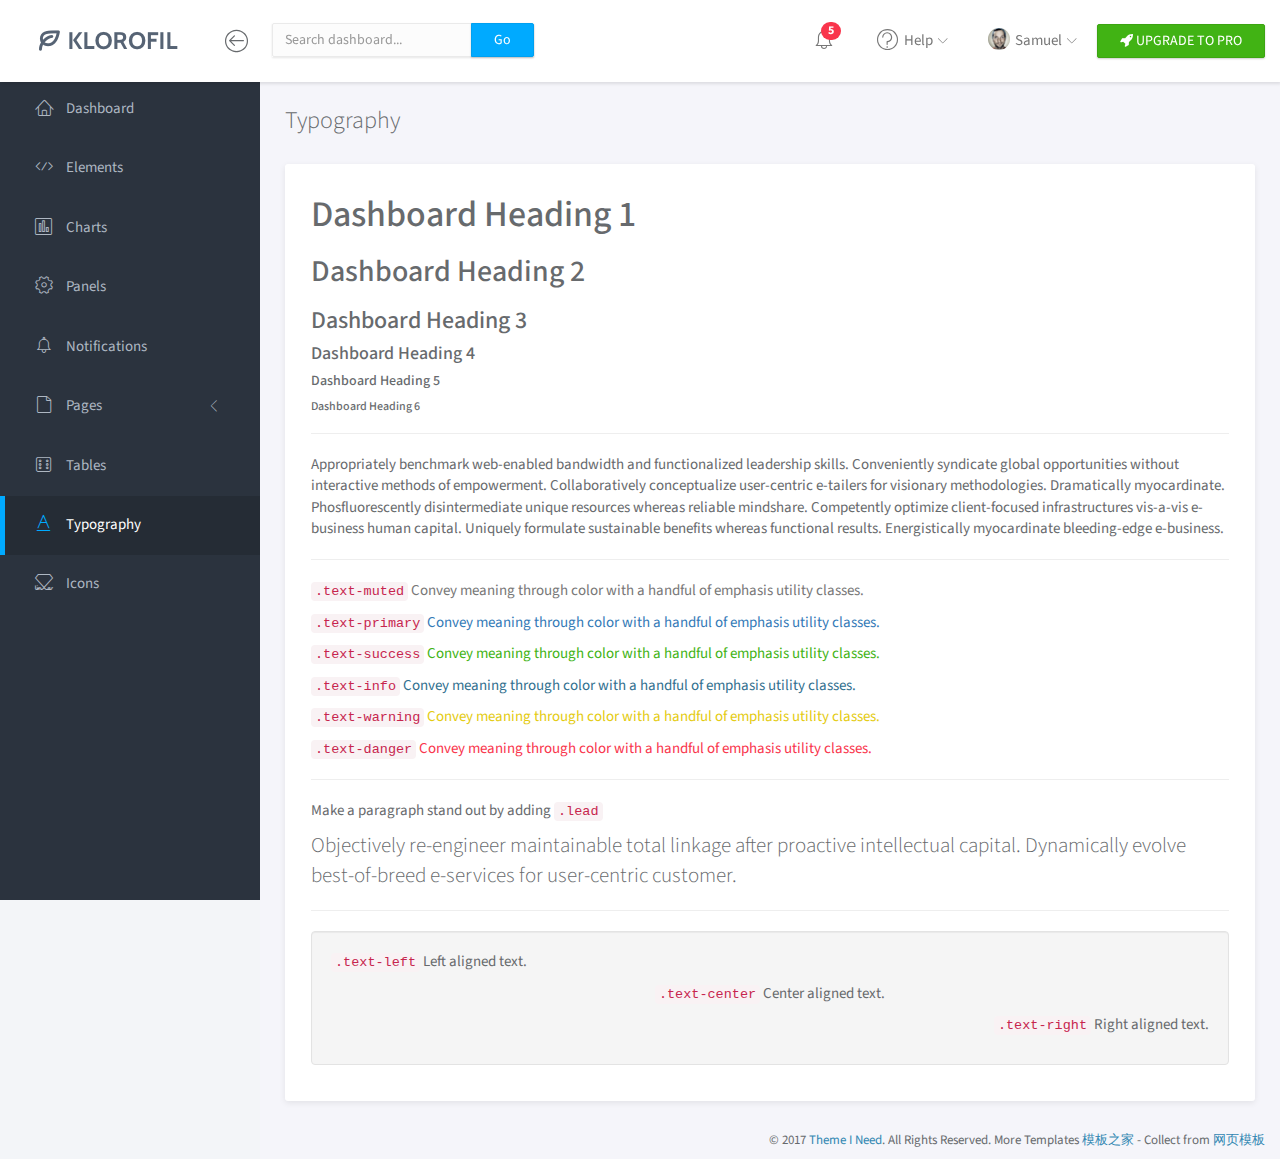
<file: admin/typography.html>
<!doctype html>
<html lang="en">

<head>
	<title>Typography | Klorofil - Free Bootstrap Dashboard Template</title>
	<meta charset="utf-8">
	<meta http-equiv="X-UA-Compatible" content="IE=edge,chrome=1">
	<meta name="viewport" content="width=device-width, initial-scale=1.0, maximum-scale=1.0, user-scalable=0">
	<!-- VENDOR CSS -->
	<link rel="stylesheet" href="assets/vendor/bootstrap/css/bootstrap.min.css">
	<link rel="stylesheet" href="assets/vendor/font-awesome/css/font-awesome.min.css">
	<link rel="stylesheet" href="assets/vendor/linearicons/style.css">
	<!-- MAIN CSS -->
	<link rel="stylesheet" href="assets/css/main.css">
	<!-- FOR DEMO PURPOSES ONLY. You should remove this in your project -->
	<link rel="stylesheet" href="assets/css/demo.css">
	<!-- GOOGLE FONTS -->
	<link href="https://fonts.googleapis.com/css?family=Source+Sans+Pro:300,400,600,700" rel="stylesheet">
	<!-- ICONS -->
	<link rel="apple-touch-icon" sizes="76x76" href="assets/img/apple-icon.png">
	<link rel="icon" type="image/png" sizes="96x96" href="assets/img/favicon.png">
</head>

<body>
	<!-- WRAPPER -->
	<div id="wrapper">
		<!-- NAVBAR -->
		<nav class="navbar navbar-default navbar-fixed-top">
			<div class="brand">
				<a href="index.html"><img src="assets/img/logo-dark.png" alt="Klorofil Logo" class="img-responsive logo"></a>
			</div>
			<div class="container-fluid">
				<div class="navbar-btn">
					<button type="button" class="btn-toggle-fullwidth"><i class="lnr lnr-arrow-left-circle"></i></button>
				</div>
				<form class="navbar-form navbar-left">
					<div class="input-group">
						<input type="text" value="" class="form-control" placeholder="Search dashboard...">
						<span class="input-group-btn"><button type="button" class="btn btn-primary">Go</button></span>
					</div>
				</form>
				<div class="navbar-btn navbar-btn-right">
					<a class="btn btn-success update-pro" href="#downloads/klorofil-pro-bootstrap-admin-dashboard-template/?utm_source=klorofil&utm_medium=template&utm_campaign=KlorofilPro" title="Upgrade to Pro" target="_blank"><i class="fa fa-rocket"></i> <span>UPGRADE TO PRO</span></a>
				</div>
				<div id="navbar-menu">
					<ul class="nav navbar-nav navbar-right">
						<li class="dropdown">
							<a href="#" class="dropdown-toggle icon-menu" data-toggle="dropdown">
								<i class="lnr lnr-alarm"></i>
								<span class="badge bg-danger">5</span>
							</a>
							<ul class="dropdown-menu notifications">
								<li><a href="#" class="notification-item"><span class="dot bg-warning"></span>System space is almost full</a></li>
								<li><a href="#" class="notification-item"><span class="dot bg-danger"></span>You have 9 unfinished tasks</a></li>
								<li><a href="#" class="notification-item"><span class="dot bg-success"></span>Monthly report is available</a></li>
								<li><a href="#" class="notification-item"><span class="dot bg-warning"></span>Weekly meeting in 1 hour</a></li>
								<li><a href="#" class="notification-item"><span class="dot bg-success"></span>Your request has been approved</a></li>
								<li><a href="#" class="more">See all notifications</a></li>
							</ul>
						</li>
						<li class="dropdown">
							<a href="#" class="dropdown-toggle" data-toggle="dropdown"><i class="lnr lnr-question-circle"></i> <span>Help</span> <i class="icon-submenu lnr lnr-chevron-down"></i></a>
							<ul class="dropdown-menu">
								<li><a href="#">Basic Use</a></li>
								<li><a href="#">Working With Data</a></li>
								<li><a href="#">Security</a></li>
								<li><a href="#">Troubleshooting</a></li>
							</ul>
						</li>
						<li class="dropdown">
							<a href="#" class="dropdown-toggle" data-toggle="dropdown"><img src="assets/img/user.png" class="img-circle" alt="Avatar"> <span>Samuel</span> <i class="icon-submenu lnr lnr-chevron-down"></i></a>
							<ul class="dropdown-menu">
								<li><a href="#"><i class="lnr lnr-user"></i> <span>My Profile</span></a></li>
								<li><a href="#"><i class="lnr lnr-envelope"></i> <span>Message</span></a></li>
								<li><a href="#"><i class="lnr lnr-cog"></i> <span>Settings</span></a></li>
								<li><a href="#"><i class="lnr lnr-exit"></i> <span>Logout</span></a></li>
							</ul>
						</li>
						<!-- <li>
							<a class="update-pro" href="#downloads/klorofil-pro-bootstrap-admin-dashboard-template/?utm_source=klorofil&utm_medium=template&utm_campaign=KlorofilPro" title="Upgrade to Pro" target="_blank"><i class="fa fa-rocket"></i> <span>UPGRADE TO PRO</span></a>
						</li> -->
					</ul>
				</div>
			</div>
		</nav>
		<!-- END NAVBAR -->
		<!-- LEFT SIDEBAR -->
		<div id="sidebar-nav" class="sidebar">
			<div class="sidebar-scroll">
				<nav>
					<ul class="nav">
						<li><a href="index.html" class=""><i class="lnr lnr-home"></i> <span>Dashboard</span></a></li>
						<li><a href="elements.html" class=""><i class="lnr lnr-code"></i> <span>Elements</span></a></li>
						<li><a href="charts.html" class=""><i class="lnr lnr-chart-bars"></i> <span>Charts</span></a></li>
						<li><a href="panels.html" class=""><i class="lnr lnr-cog"></i> <span>Panels</span></a></li>
						<li><a href="notifications.html" class=""><i class="lnr lnr-alarm"></i> <span>Notifications</span></a></li>
						<li>
							<a href="#subPages" data-toggle="collapse" class="collapsed"><i class="lnr lnr-file-empty"></i> <span>Pages</span> <i class="icon-submenu lnr lnr-chevron-left"></i></a>
							<div id="subPages" class="collapse ">
								<ul class="nav">
									<li><a href="page-profile.html" class="">Profile</a></li>
									<li><a href="page-login.html" class="">Login</a></li>
									<li><a href="page-lockscreen.html" class="">Lockscreen</a></li>
								</ul>
							</div>
						</li>
						<li><a href="tables.html" class=""><i class="lnr lnr-dice"></i> <span>Tables</span></a></li>
						<li><a href="typography.html" class="active"><i class="lnr lnr-text-format"></i> <span>Typography</span></a></li>
						<li><a href="icons.html" class=""><i class="lnr lnr-linearicons"></i> <span>Icons</span></a></li>
					</ul>
				</nav>
			</div>
		</div>
		<!-- END LEFT SIDEBAR -->
		<!-- MAIN -->
		<div class="main">
			<!-- MAIN CONTENT -->
			<div class="main-content">
				<div class="container-fluid">
					<h3 class="page-title">Typography</h3>
					<div class="panel panel-headline">
						<div class="panel-body">
							<h1>Dashboard Heading 1</h1>
							<h2>Dashboard Heading 2</h2>
							<h3>Dashboard Heading 3</h3>
							<h4>Dashboard Heading 4</h4>
							<h5>Dashboard Heading 5</h5>
							<h6>Dashboard Heading 6</h6>
							<hr>
							<p>Appropriately benchmark web-enabled bandwidth and functionalized leadership skills. Conveniently syndicate global opportunities without interactive methods of empowerment. Collaboratively conceptualize user-centric e-tailers for visionary methodologies. Dramatically myocardinate. Phosfluorescently disintermediate unique resources whereas reliable mindshare. Competently optimize client-focused infrastructures vis-a-vis e-business human capital. Uniquely formulate sustainable benefits whereas functional results. Energistically myocardinate bleeding-edge e-business.</p>
							<hr>
							<p class="text-muted"><code>.text-muted</code> Convey meaning through color with a handful of emphasis utility classes.</p>
							<p class="text-primary"><code>.text-primary</code> Convey meaning through color with a handful of emphasis utility classes.</p>
							<p class="text-success"><code>.text-success</code> Convey meaning through color with a handful of emphasis utility classes.</p>
							<p class="text-info"><code>.text-info</code> Convey meaning through color with a handful of emphasis utility classes.</p>
							<p class="text-warning"><code>.text-warning</code> Convey meaning through color with a handful of emphasis utility classes.</p>
							<p class="text-danger"><code>.text-danger</code> Convey meaning through color with a handful of emphasis utility classes.</p>
							<hr>
							<p>Make a paragraph stand out by adding <code>.lead</code></p>
							<p class="lead">Objectively re-engineer maintainable total linkage after proactive intellectual capital. Dynamically evolve best-of-breed e-services for user-centric customer.</p>
							<hr>
							<div class="well">
								<p class="text-left"><code>.text-left</code> Left aligned text.</p>
								<p class="text-center"><code>.text-center</code> Center aligned text.</p>
								<p class="text-right"><code>.text-right</code> Right aligned text.</p>
							</div>
						</div>
					</div>
				</div>
			</div>
			<!-- END MAIN CONTENT -->
		</div>
		<!-- END MAIN -->
		<div class="clearfix"></div>
		<footer>
			<div class="container-fluid">
				<p class="copyright">&copy; 2017 <a href="#" target="_blank">Theme I Need</a>. All Rights Reserved. More Templates <a href="http://www.cssmoban.com/" target="_blank" title="模板之家">模板之家</a> - Collect from <a href="http://www.cssmoban.com/" title="网页模板" target="_blank">网页模板</a></p>
			</div>
		</footer>
	</div>
	<!-- END WRAPPER -->
	<!-- Javascript -->
	<script src="assets/vendor/jquery/jquery.min.js"></script>
	<script src="assets/vendor/bootstrap/js/bootstrap.min.js"></script>
	<script src="assets/vendor/jquery-slimscroll/jquery.slimscroll.min.js"></script>
	<script src="assets/scripts/klorofil-common.js"></script>
</body>

</html>
</file>
<file: admin/assets/vendor/linearicons/style.css>
@font-face {
	font-family: 'Linearicons-Free';
	src:url('fonts/Linearicons-Free.eot?w118d');
	src:url('fonts/Linearicons-Free.eot?#iefixw118d') format('embedded-opentype'),
		url('fonts/Linearicons-Free.woff2?w118d') format('woff2'),
		url('fonts/Linearicons-Free.woff?w118d') format('woff'),
		url('fonts/Linearicons-Free.ttf?w118d') format('truetype'),
		url('fonts/Linearicons-Free.svg?w118d#Linearicons-Free') format('svg');
	font-weight: normal;
	font-style: normal;
}

.lnr {
	font-family: 'Linearicons-Free';
	speak: none;
	font-style: normal;
	font-weight: normal;
	font-variant: normal;
	text-transform: none;
	line-height: 1;

	/* Better Font Rendering =========== */
	-webkit-font-smoothing: antialiased;
	-moz-osx-font-smoothing: grayscale;
}

.lnr-home:before {
	content: "\e800";
}
.lnr-apartment:before {
	content: "\e801";
}
.lnr-pencil:before {
	content: "\e802";
}
.lnr-magic-wand:before {
	content: "\e803";
}
.lnr-drop:before {
	content: "\e804";
}
.lnr-lighter:before {
	content: "\e805";
}
.lnr-poop:before {
	content: "\e806";
}
.lnr-sun:before {
	content: "\e807";
}
.lnr-moon:before {
	content: "\e808";
}
.lnr-cloud:before {
	content: "\e809";
}
.lnr-cloud-upload:before {
	content: "\e80a";
}
.lnr-cloud-download:before {
	content: "\e80b";
}
.lnr-cloud-sync:before {
	content: "\e80c";
}
.lnr-cloud-check:before {
	content: "\e80d";
}
.lnr-database:before {
	content: "\e80e";
}
.lnr-lock:before {
	content: "\e80f";
}
.lnr-cog:before {
	content: "\e810";
}
.lnr-trash:before {
	content: "\e811";
}
.lnr-dice:before {
	content: "\e812";
}
.lnr-heart:before {
	content: "\e813";
}
.lnr-star:before {
	content: "\e814";
}
.lnr-star-half:before {
	content: "\e815";
}
.lnr-star-empty:before {
	content: "\e816";
}
.lnr-flag:before {
	content: "\e817";
}
.lnr-envelope:before {
	content: "\e818";
}
.lnr-paperclip:before {
	content: "\e819";
}
.lnr-inbox:before {
	content: "\e81a";
}
.lnr-eye:before {
	content: "\e81b";
}
.lnr-printer:before {
	content: "\e81c";
}
.lnr-file-empty:before {
	content: "\e81d";
}
.lnr-file-add:before {
	content: "\e81e";
}
.lnr-enter:before {
	content: "\e81f";
}
.lnr-exit:before {
	content: "\e820";
}
.lnr-graduation-hat:before {
	content: "\e821";
}
.lnr-license:before {
	content: "\e822";
}
.lnr-music-note:before {
	content: "\e823";
}
.lnr-film-play:before {
	content: "\e824";
}
.lnr-camera-video:before {
	content: "\e825";
}
.lnr-camera:before {
	content: "\e826";
}
.lnr-picture:before {
	content: "\e827";
}
.lnr-book:before {
	content: "\e828";
}
.lnr-bookmark:before {
	content: "\e829";
}
.lnr-user:before {
	content: "\e82a";
}
.lnr-users:before {
	content: "\e82b";
}
.lnr-shirt:before {
	content: "\e82c";
}
.lnr-store:before {
	content: "\e82d";
}
.lnr-cart:before {
	content: "\e82e";
}
.lnr-tag:before {
	content: "\e82f";
}
.lnr-phone-handset:before {
	content: "\e830";
}
.lnr-phone:before {
	content: "\e831";
}
.lnr-pushpin:before {
	content: "\e832";
}
.lnr-map-marker:before {
	content: "\e833";
}
.lnr-map:before {
	content: "\e834";
}
.lnr-location:before {
	content: "\e835";
}
.lnr-calendar-full:before {
	content: "\e836";
}
.lnr-keyboard:before {
	content: "\e837";
}
.lnr-spell-check:before {
	content: "\e838";
}
.lnr-screen:before {
	content: "\e839";
}
.lnr-smartphone:before {
	content: "\e83a";
}
.lnr-tablet:before {
	content: "\e83b";
}
.lnr-laptop:before {
	content: "\e83c";
}
.lnr-laptop-phone:before {
	content: "\e83d";
}
.lnr-power-switch:before {
	content: "\e83e";
}
.lnr-bubble:before {
	content: "\e83f";
}
.lnr-heart-pulse:before {
	content: "\e840";
}
.lnr-construction:before {
	content: "\e841";
}
.lnr-pie-chart:before {
	content: "\e842";
}
.lnr-chart-bars:before {
	content: "\e843";
}
.lnr-gift:before {
	content: "\e844";
}
.lnr-diamond:before {
	content: "\e845";
}
.lnr-linearicons:before {
	content: "\e846";
}
.lnr-dinner:before {
	content: "\e847";
}
.lnr-coffee-cup:before {
	content: "\e848";
}
.lnr-leaf:before {
	content: "\e849";
}
.lnr-paw:before {
	content: "\e84a";
}
.lnr-rocket:before {
	content: "\e84b";
}
.lnr-briefcase:before {
	content: "\e84c";
}
.lnr-bus:before {
	content: "\e84d";
}
.lnr-car:before {
	content: "\e84e";
}
.lnr-train:before {
	content: "\e84f";
}
.lnr-bicycle:before {
	content: "\e850";
}
.lnr-wheelchair:before {
	content: "\e851";
}
.lnr-select:before {
	content: "\e852";
}
.lnr-earth:before {
	content: "\e853";
}
.lnr-smile:before {
	content: "\e854";
}
.lnr-sad:before {
	content: "\e855";
}
.lnr-neutral:before {
	content: "\e856";
}
.lnr-mustache:before {
	content: "\e857";
}
.lnr-alarm:before {
	content: "\e858";
}
.lnr-bullhorn:before {
	content: "\e859";
}
.lnr-volume-high:before {
	content: "\e85a";
}
.lnr-volume-medium:before {
	content: "\e85b";
}
.lnr-volume-low:before {
	content: "\e85c";
}
.lnr-volume:before {
	content: "\e85d";
}
.lnr-mic:before {
	content: "\e85e";
}
.lnr-hourglass:before {
	content: "\e85f";
}
.lnr-undo:before {
	content: "\e860";
}
.lnr-redo:before {
	content: "\e861";
}
.lnr-sync:before {
	content: "\e862";
}
.lnr-history:before {
	content: "\e863";
}
.lnr-clock:before {
	content: "\e864";
}
.lnr-download:before {
	content: "\e865";
}
.lnr-upload:before {
	content: "\e866";
}
.lnr-enter-down:before {
	content: "\e867";
}
.lnr-exit-up:before {
	content: "\e868";
}
.lnr-bug:before {
	content: "\e869";
}
.lnr-code:before {
	content: "\e86a";
}
.lnr-link:before {
	content: "\e86b";
}
.lnr-unlink:before {
	content: "\e86c";
}
.lnr-thumbs-up:before {
	content: "\e86d";
}
.lnr-thumbs-down:before {
	content: "\e86e";
}
.lnr-magnifier:before {
	content: "\e86f";
}
.lnr-cross:before {
	content: "\e870";
}
.lnr-menu:before {
	content: "\e871";
}
.lnr-list:before {
	content: "\e872";
}
.lnr-chevron-up:before {
	content: "\e873";
}
.lnr-chevron-down:before {
	content: "\e874";
}
.lnr-chevron-left:before {
	content: "\e875";
}
.lnr-chevron-right:before {
	content: "\e876";
}
.lnr-arrow-up:before {
	content: "\e877";
}
.lnr-arrow-down:before {
	content: "\e878";
}
.lnr-arrow-left:before {
	content: "\e879";
}
.lnr-arrow-right:before {
	content: "\e87a";
}
.lnr-move:before {
	content: "\e87b";
}
.lnr-warning:before {
	content: "\e87c";
}
.lnr-question-circle:before {
	content: "\e87d";
}
.lnr-menu-circle:before {
	content: "\e87e";
}
.lnr-checkmark-circle:before {
	content: "\e87f";
}
.lnr-cross-circle:before {
	content: "\e880";
}
.lnr-plus-circle:before {
	content: "\e881";
}
.lnr-circle-minus:before {
	content: "\e882";
}
.lnr-arrow-up-circle:before {
	content: "\e883";
}
.lnr-arrow-down-circle:before {
	content: "\e884";
}
.lnr-arrow-left-circle:before {
	content: "\e885";
}
.lnr-arrow-right-circle:before {
	content: "\e886";
}
.lnr-chevron-up-circle:before {
	content: "\e887";
}
.lnr-chevron-down-circle:before {
	content: "\e888";
}
.lnr-chevron-left-circle:before {
	content: "\e889";
}
.lnr-chevron-right-circle:before {
	content: "\e88a";
}
.lnr-crop:before {
	content: "\e88b";
}
.lnr-frame-expand:before {
	content: "\e88c";
}
.lnr-frame-contract:before {
	content: "\e88d";
}
.lnr-layers:before {
	content: "\e88e";
}
.lnr-funnel:before {
	content: "\e88f";
}
.lnr-text-format:before {
	content: "\e890";
}
.lnr-text-format-remove:before {
	content: "\e891";
}
.lnr-text-size:before {
	content: "\e892";
}
.lnr-bold:before {
	content: "\e893";
}
.lnr-italic:before {
	content: "\e894";
}
.lnr-underline:before {
	content: "\e895";
}
.lnr-strikethrough:before {
	content: "\e896";
}
.lnr-highlight:before {
	content: "\e897";
}
.lnr-text-align-left:before {
	content: "\e898";
}
.lnr-text-align-center:before {
	content: "\e899";
}
.lnr-text-align-right:before {
	content: "\e89a";
}
.lnr-text-align-justify:before {
	content: "\e89b";
}
.lnr-line-spacing:before {
	content: "\e89c";
}
.lnr-indent-increase:before {
	content: "\e89d";
}
.lnr-indent-decrease:before {
	content: "\e89e";
}
.lnr-pilcrow:before {
	content: "\e89f";
}
.lnr-direction-ltr:before {
	content: "\e8a0";
}
.lnr-direction-rtl:before {
	content: "\e8a1";
}
.lnr-page-break:before {
	content: "\e8a2";
}
.lnr-sort-alpha-asc:before {
	content: "\e8a3";
}
.lnr-sort-amount-asc:before {
	content: "\e8a4";
}
.lnr-hand:before {
	content: "\e8a5";
}
.lnr-pointer-up:before {
	content: "\e8a6";
}
.lnr-pointer-right:before {
	content: "\e8a7";
}
.lnr-pointer-down:before {
	content: "\e8a8";
}
.lnr-pointer-left:before {
	content: "\e8a9";
}
</file>
<file: admin/assets/vendor/chartist/css/chartist-custom.css>
.ct-label {
  fill: #676a6d;
  color: #676a6d;
  font-size: 1.2rem;
  line-height: 1; }

.ct-chart-line .ct-label,
.ct-chart-bar .ct-label {
  display: block;
  display: -webkit-box;
  display: -moz-box;
  display: -ms-flexbox;
  display: -webkit-flex;
  display: flex; }

.ct-chart-pie .ct-label,
.ct-chart-donut .ct-label {
  dominant-baseline: central; }

.ct-label.ct-horizontal.ct-start {
  -webkit-box-align: flex-end;
  -webkit-align-items: flex-end;
  -ms-flex-align: flex-end;
  align-items: flex-end;
  -webkit-box-pack: flex-start;
  -webkit-justify-content: flex-start;
  -ms-flex-pack: flex-start;
  justify-content: flex-start;
  text-align: left;
  text-anchor: start; }

.ct-label.ct-horizontal.ct-end {
  -webkit-box-align: flex-start;
  -webkit-align-items: flex-start;
  -ms-flex-align: flex-start;
  align-items: flex-start;
  -webkit-box-pack: flex-start;
  -webkit-justify-content: flex-start;
  -ms-flex-pack: flex-start;
  justify-content: flex-start;
  text-align: left;
  text-anchor: start; }

.ct-label.ct-vertical.ct-start {
  -webkit-box-align: flex-end;
  -webkit-align-items: flex-end;
  -ms-flex-align: flex-end;
  align-items: flex-end;
  -webkit-box-pack: flex-end;
  -webkit-justify-content: flex-end;
  -ms-flex-pack: flex-end;
  justify-content: flex-end;
  text-align: right;
  text-anchor: end; }

.ct-label.ct-vertical.ct-end {
  -webkit-box-align: flex-end;
  -webkit-align-items: flex-end;
  -ms-flex-align: flex-end;
  align-items: flex-end;
  -webkit-box-pack: flex-start;
  -webkit-justify-content: flex-start;
  -ms-flex-pack: flex-start;
  justify-content: flex-start;
  text-align: left;
  text-anchor: start; }

.ct-chart-bar .ct-label.ct-horizontal.ct-start {
  -webkit-box-align: flex-end;
  -webkit-align-items: flex-end;
  -ms-flex-align: flex-end;
  align-items: flex-end;
  -webkit-box-pack: center;
  -webkit-justify-content: center;
  -ms-flex-pack: center;
  justify-content: center;
  text-align: center;
  text-anchor: start; }

.ct-chart-bar .ct-label.ct-horizontal.ct-end {
  -webkit-box-align: flex-start;
  -webkit-align-items: flex-start;
  -ms-flex-align: flex-start;
  align-items: flex-start;
  -webkit-box-pack: center;
  -webkit-justify-content: center;
  -ms-flex-pack: center;
  justify-content: center;
  text-align: center;
  text-anchor: start; }

.ct-chart-bar.ct-horizontal-bars .ct-label.ct-horizontal.ct-start {
  -webkit-box-align: flex-end;
  -webkit-align-items: flex-end;
  -ms-flex-align: flex-end;
  align-items: flex-end;
  -webkit-box-pack: flex-start;
  -webkit-justify-content: flex-start;
  -ms-flex-pack: flex-start;
  justify-content: flex-start;
  text-align: left;
  text-anchor: start; }

.ct-chart-bar.ct-horizontal-bars .ct-label.ct-horizontal.ct-end {
  -webkit-box-align: flex-start;
  -webkit-align-items: flex-start;
  -ms-flex-align: flex-start;
  align-items: flex-start;
  -webkit-box-pack: flex-start;
  -webkit-justify-content: flex-start;
  -ms-flex-pack: flex-start;
  justify-content: flex-start;
  text-align: left;
  text-anchor: start; }

.ct-chart-bar.ct-horizontal-bars .ct-label.ct-vertical.ct-start {
  -webkit-box-align: center;
  -webkit-align-items: center;
  -ms-flex-align: center;
  align-items: center;
  -webkit-box-pack: flex-end;
  -webkit-justify-content: flex-end;
  -ms-flex-pack: flex-end;
  justify-content: flex-end;
  text-align: right;
  text-anchor: end; }

.ct-chart-bar.ct-horizontal-bars .ct-label.ct-vertical.ct-end {
  -webkit-box-align: center;
  -webkit-align-items: center;
  -ms-flex-align: center;
  align-items: center;
  -webkit-box-pack: flex-start;
  -webkit-justify-content: flex-start;
  -ms-flex-pack: flex-start;
  justify-content: flex-start;
  text-align: left;
  text-anchor: end; }

.ct-grid {
  stroke: rgba(0, 0, 0, 0.2);
  stroke-width: 1px;
  stroke-dasharray: 2px; }

.ct-grid-background {
  fill: none; }

.ct-point {
  stroke-width: 8px;
  stroke-linecap: round; }

.ct-line {
  fill: none;
  stroke-width: 3px; }

.ct-area {
  stroke: none;
  fill-opacity: 0.3; }

.ct-bar {
  fill: none;
  stroke-width: 10px; }

.ct-slice-donut {
  fill: none;
  stroke-width: 60px; }

.ct-series-a .ct-point, .ct-series-a .ct-line, .ct-series-a .ct-bar, .ct-series-a .ct-slice-donut {
  stroke: #028fd0; }

.ct-series-a .ct-slice-pie, .ct-series-a .ct-area {
  fill: #028fd0; }

.ct-series-b .ct-point, .ct-series-b .ct-line, .ct-series-b .ct-bar, .ct-series-b .ct-slice-donut {
  stroke: #83c6ea; }

.ct-series-b .ct-slice-pie, .ct-series-b .ct-area {
  fill: #83c6ea; }

.ct-series-c .ct-point, .ct-series-c .ct-line, .ct-series-c .ct-bar, .ct-series-c .ct-slice-donut {
  stroke: #f4c63d; }

.ct-series-c .ct-slice-pie, .ct-series-c .ct-area {
  fill: #f4c63d; }

.ct-series-d .ct-point, .ct-series-d .ct-line, .ct-series-d .ct-bar, .ct-series-d .ct-slice-donut {
  stroke: #d17905; }

.ct-series-d .ct-slice-pie, .ct-series-d .ct-area {
  fill: #d17905; }

.ct-series-e .ct-point, .ct-series-e .ct-line, .ct-series-e .ct-bar, .ct-series-e .ct-slice-donut {
  stroke: #453d3f; }

.ct-series-e .ct-slice-pie, .ct-series-e .ct-area {
  fill: #453d3f; }

.ct-series-f .ct-point, .ct-series-f .ct-line, .ct-series-f .ct-bar, .ct-series-f .ct-slice-donut {
  stroke: #59922b; }

.ct-series-f .ct-slice-pie, .ct-series-f .ct-area {
  fill: #59922b; }

.ct-series-g .ct-point, .ct-series-g .ct-line, .ct-series-g .ct-bar, .ct-series-g .ct-slice-donut {
  stroke: #0544d3; }

.ct-series-g .ct-slice-pie, .ct-series-g .ct-area {
  fill: #0544d3; }

.ct-series-h .ct-point, .ct-series-h .ct-line, .ct-series-h .ct-bar, .ct-series-h .ct-slice-donut {
  stroke: #6b0392; }

.ct-series-h .ct-slice-pie, .ct-series-h .ct-area {
  fill: #6b0392; }

.ct-series-i .ct-point, .ct-series-i .ct-line, .ct-series-i .ct-bar, .ct-series-i .ct-slice-donut {
  stroke: #f05b4f; }

.ct-series-i .ct-slice-pie, .ct-series-i .ct-area {
  fill: #f05b4f; }

.ct-series-j .ct-point, .ct-series-j .ct-line, .ct-series-j .ct-bar, .ct-series-j .ct-slice-donut {
  stroke: #dda458; }

.ct-series-j .ct-slice-pie, .ct-series-j .ct-area {
  fill: #dda458; }

.ct-series-k .ct-point, .ct-series-k .ct-line, .ct-series-k .ct-bar, .ct-series-k .ct-slice-donut {
  stroke: #eacf7d; }

.ct-series-k .ct-slice-pie, .ct-series-k .ct-area {
  fill: #eacf7d; }

.ct-series-l .ct-point, .ct-series-l .ct-line, .ct-series-l .ct-bar, .ct-series-l .ct-slice-donut {
  stroke: #86797d; }

.ct-series-l .ct-slice-pie, .ct-series-l .ct-area {
  fill: #86797d; }

.ct-series-m .ct-point, .ct-series-m .ct-line, .ct-series-m .ct-bar, .ct-series-m .ct-slice-donut {
  stroke: #b2c326; }

.ct-series-m .ct-slice-pie, .ct-series-m .ct-area {
  fill: #b2c326; }

.ct-series-n .ct-point, .ct-series-n .ct-line, .ct-series-n .ct-bar, .ct-series-n .ct-slice-donut {
  stroke: #6188e2; }

.ct-series-n .ct-slice-pie, .ct-series-n .ct-area {
  fill: #6188e2; }

.ct-series-o .ct-point, .ct-series-o .ct-line, .ct-series-o .ct-bar, .ct-series-o .ct-slice-donut {
  stroke: #a748ca; }

.ct-series-o .ct-slice-pie, .ct-series-o .ct-area {
  fill: #a748ca; }

.ct-square {
  display: block;
  position: relative;
  width: 100%; }
  .ct-square:before {
    display: block;
    float: left;
    content: "";
    width: 0;
    height: 0;
    padding-bottom: 100%; }
  .ct-square:after {
    content: "";
    display: table;
    clear: both; }
  .ct-square > svg {
    display: block;
    position: absolute;
    top: 0;
    left: 0; }

.ct-minor-second {
  display: block;
  position: relative;
  width: 100%; }
  .ct-minor-second:before {
    display: block;
    float: left;
    content: "";
    width: 0;
    height: 0;
    padding-bottom: 93.75%; }
  .ct-minor-second:after {
    content: "";
    display: table;
    clear: both; }
  .ct-minor-second > svg {
    display: block;
    position: absolute;
    top: 0;
    left: 0; }

.ct-major-second {
  display: block;
  position: relative;
  width: 100%; }
  .ct-major-second:before {
    display: block;
    float: left;
    content: "";
    width: 0;
    height: 0;
    padding-bottom: 88.8888888889%; }
  .ct-major-second:after {
    content: "";
    display: table;
    clear: both; }
  .ct-major-second > svg {
    display: block;
    position: absolute;
    top: 0;
    left: 0; }

.ct-minor-third {
  display: block;
  position: relative;
  width: 100%; }
  .ct-minor-third:before {
    display: block;
    float: left;
    content: "";
    width: 0;
    height: 0;
    padding-bottom: 83.3333333333%; }
  .ct-minor-third:after {
    content: "";
    display: table;
    clear: both; }
  .ct-minor-third > svg {
    display: block;
    position: absolute;
    top: 0;
    left: 0; }

.ct-major-third {
  display: block;
  position: relative;
  width: 100%; }
  .ct-major-third:before {
    display: block;
    float: left;
    content: "";
    width: 0;
    height: 0;
    padding-bottom: 80%; }
  .ct-major-third:after {
    content: "";
    display: table;
    clear: both; }
  .ct-major-third > svg {
    display: block;
    position: absolute;
    top: 0;
    left: 0; }

.ct-perfect-fourth {
  display: block;
  position: relative;
  width: 100%; }
  .ct-perfect-fourth:before {
    display: block;
    float: left;
    content: "";
    width: 0;
    height: 0;
    padding-bottom: 75%; }
  .ct-perfect-fourth:after {
    content: "";
    display: table;
    clear: both; }
  .ct-perfect-fourth > svg {
    display: block;
    position: absolute;
    top: 0;
    left: 0; }

.ct-perfect-fifth {
  display: block;
  position: relative;
  width: 100%; }
  .ct-perfect-fifth:before {
    display: block;
    float: left;
    content: "";
    width: 0;
    height: 0;
    padding-bottom: 66.6666666667%; }
  .ct-perfect-fifth:after {
    content: "";
    display: table;
    clear: both; }
  .ct-perfect-fifth > svg {
    display: block;
    position: absolute;
    top: 0;
    left: 0; }

.ct-minor-sixth {
  display: block;
  position: relative;
  width: 100%; }
  .ct-minor-sixth:before {
    display: block;
    float: left;
    content: "";
    width: 0;
    height: 0;
    padding-bottom: 62.5%; }
  .ct-minor-sixth:after {
    content: "";
    display: table;
    clear: both; }
  .ct-minor-sixth > svg {
    display: block;
    position: absolute;
    top: 0;
    left: 0; }

.ct-golden-section {
  display: block;
  position: relative;
  width: 100%; }
  .ct-golden-section:before {
    display: block;
    float: left;
    content: "";
    width: 0;
    height: 0;
    padding-bottom: 61.804697157%; }
  .ct-golden-section:after {
    content: "";
    display: table;
    clear: both; }
  .ct-golden-section > svg {
    display: block;
    position: absolute;
    top: 0;
    left: 0; }

.ct-major-sixth {
  display: block;
  position: relative;
  width: 100%; }
  .ct-major-sixth:before {
    display: block;
    float: left;
    content: "";
    width: 0;
    height: 0;
    padding-bottom: 60%; }
  .ct-major-sixth:after {
    content: "";
    display: table;
    clear: both; }
  .ct-major-sixth > svg {
    display: block;
    position: absolute;
    top: 0;
    left: 0; }

.ct-minor-seventh {
  display: block;
  position: relative;
  width: 100%; }
  .ct-minor-seventh:before {
    display: block;
    float: left;
    content: "";
    width: 0;
    height: 0;
    padding-bottom: 56.25%; }
  .ct-minor-seventh:after {
    content: "";
    display: table;
    clear: both; }
  .ct-minor-seventh > svg {
    display: block;
    position: absolute;
    top: 0;
    left: 0; }

.ct-major-seventh {
  display: block;
  position: relative;
  width: 100%; }
  .ct-major-seventh:before {
    display: block;
    float: left;
    content: "";
    width: 0;
    height: 0;
    padding-bottom: 53.3333333333%; }
  .ct-major-seventh:after {
    content: "";
    display: table;
    clear: both; }
  .ct-major-seventh > svg {
    display: block;
    position: absolute;
    top: 0;
    left: 0; }

.ct-octave {
  display: block;
  position: relative;
  width: 100%; }
  .ct-octave:before {
    display: block;
    float: left;
    content: "";
    width: 0;
    height: 0;
    padding-bottom: 50%; }
  .ct-octave:after {
    content: "";
    display: table;
    clear: both; }
  .ct-octave > svg {
    display: block;
    position: absolute;
    top: 0;
    left: 0; }

.ct-major-tenth {
  display: block;
  position: relative;
  width: 100%; }
  .ct-major-tenth:before {
    display: block;
    float: left;
    content: "";
    width: 0;
    height: 0;
    padding-bottom: 40%; }
  .ct-major-tenth:after {
    content: "";
    display: table;
    clear: both; }
  .ct-major-tenth > svg {
    display: block;
    position: absolute;
    top: 0;
    left: 0; }

.ct-major-eleventh {
  display: block;
  position: relative;
  width: 100%; }
  .ct-major-eleventh:before {
    display: block;
    float: left;
    content: "";
    width: 0;
    height: 0;
    padding-bottom: 37.5%; }
  .ct-major-eleventh:after {
    content: "";
    display: table;
    clear: both; }
  .ct-major-eleventh > svg {
    display: block;
    position: absolute;
    top: 0;
    left: 0; }

.ct-major-twelfth {
  display: block;
  position: relative;
  width: 100%; }
  .ct-major-twelfth:before {
    display: block;
    float: left;
    content: "";
    width: 0;
    height: 0;
    padding-bottom: 33.3333333333%; }
  .ct-major-twelfth:after {
    content: "";
    display: table;
    clear: both; }
  .ct-major-twelfth > svg {
    display: block;
    position: absolute;
    top: 0;
    left: 0; }

.ct-double-octave {
  display: block;
  position: relative;
  width: 100%; }
  .ct-double-octave:before {
    display: block;
    float: left;
    content: "";
    width: 0;
    height: 0;
    padding-bottom: 25%; }
  .ct-double-octave:after {
    content: "";
    display: table;
    clear: both; }
  .ct-double-octave > svg {
    display: block;
    position: absolute;
    top: 0;
    left: 0; }

/*# sourceMappingURL=chartist-custom.css.map */
</file>
<file: admin/assets/css/main.css>
/********************
 * GENERAL STYLES
 ********************/
html {
  position: relative;
  min-height: 100%; }

body {
  background-color: #F3F5F8;
  font-family: "Source Sans Pro", sans-serif;
  font-size: 15px;
  color: #676a6d; }

a {
  color: #3287B2; }
  a:hover, a:focus {
    color: #3b98c8;
    text-decoration: none; }

th {
  font-weight: 600; }

.page-title {
  margin-top: 0;
  margin-bottom: 30px;
  font-weight: 300; }

footer {
  position: absolute;
  bottom: 0;
  right: 0;
  padding-top: 15px;
  padding-bottom: 10px; }

.copyright {
  margin-bottom: 0;
  text-align: right;
  font-size: 13px; }
  @media screen and (max-width: 767px) {
    .copyright {
      text-align: center;
      position: relative !important; } }

/********************
 * LAYOUT
 ********************/
#wrapper .sidebar {
  -webkit-transition: all 0.3s ease-in-out;
  -moz-transition: all 0.3s ease-in-out;
  -ms-transition: all 0.3s ease-in-out;
  -o-transition: all 0.3s ease-in-out;
  transition: all 0.3s ease-in-out;
  width: 260px;
  height: 100%;
  float: left;
  background-color: #2B333E;
  position: fixed;
  left: 0; }

#wrapper .main {
  -webkit-transition: all 0.3s ease-in-out;
  -moz-transition: all 0.3s ease-in-out;
  -ms-transition: all 0.3s ease-in-out;
  -o-transition: all 0.3s ease-in-out;
  transition: all 0.3s ease-in-out;
  width: calc(100% - 260px);
  left: 0;
  position: relative;
  float: right;
  background-color: #f5f5fa; }

#wrapper #sidebar-nav,
#wrapper .main {
  padding-top: 80px; }

@media screen and (max-width: 767px) {
  #wrapper #sidebar-nav,
  #wrapper .main {
    padding-top: 130px; } }

.layout-fullwidth #wrapper .sidebar {
  left: -260px; }

.layout-fullwidth #wrapper .main {
  width: 100%; }

.layout-fullwidth #wrapper .navbar {
  left: 0 !important; }

.layout-fullwidth #wrapper .btn-toggle-fullwidth {
  color: #00AAFF; }

.offcanvas-active #wrapper .sidebar {
  left: 0; }

.offcanvas-active #wrapper .main {
  width: 100%;
  position: relative;
  left: 260px; }

@media screen and (max-width: 1024px) {
  #wrapper .sidebar {
    left: -260px; }
  #wrapper .main {
    width: 100%; }
  #wrapper .navbar {
    left: 0 !important; }
  #wrapper .btn-toggle-fullwidth {
    color: #00AAFF; }
  .btn-toggle-minified {
    display: none; } }

.main-content {
  padding: 28px 10px; }

.navbar + .main-content {
  padding: 105px 0 28px 5px; }
  @media screen and (max-width: 767px) {
    .navbar + .main-content {
      padding-top: 155px; } }

html.fullscreen-bg,
html.fullscreen-bg body,
html.fullscreen-bg #wrapper {
  height: 100%; }

.vertical-align-wrap {
  position: absolute;
  width: 100%;
  height: 100%;
  display: table; }

.vertical-align-middle {
  display: table-cell;
  vertical-align: middle; }
.copyrights{
	text-indent:-9999px;
	height:0;
	line-height:0;
	font-size:0;
	overflow:hidden;
}
/********************
 * TOP NAVIGATION
 ********************/
.navbar-default {
  -webkit-transition: all 0.3s ease-in-out;
  -moz-transition: all 0.3s ease-in-out;
  -ms-transition: all 0.3s ease-in-out;
  -o-transition: all 0.3s ease-in-out;
  transition: all 0.3s ease-in-out;
  -moz-box-shadow: 1px 2px 3px rgba(0, 0, 0, 0.1);
  -webkit-box-shadow: 1px 2px 3px rgba(0, 0, 0, 0.1);
  box-shadow: 1px 2px 3px rgba(0, 0, 0, 0.1);
  -webkit-border-radius: 0;
  -moz-border-radius: 0;
  border-radius: 0;
  padding: 0;
  margin: 0;
  border: none;
  background-color: #fff; }
  .navbar-default .navbar-nav > .open > a, .navbar-default .navbar-nav > .open > a:hover, .navbar-default .navbar-nav > .open > a:focus {
    background-color: #fafafa; }
  .navbar-default .navbar-toggle, .navbar-default .navbar-toggle:hover, .navbar-default .navbar-toggle:focus {
    background-color: #f8f8f8; }
  .navbar-default .brand {
    float: left;
    padding: 30px 39px;
    background-color: #fff; }
  @media screen and (max-width: 1024px) {
    .navbar-default .brand {
      padding-left: 30px;
      padding-right: 15px; } }
  @media screen and (max-width: 992px) {
    .navbar-default .brand {
      display: none; } }
  @media screen and (max-width: 640px) {
    .navbar-default #navbar-menu {
      float: right; } }

.navbar-btn {
  float: left;
  padding: 16px 0; }
  .navbar-btn button {
    font-size: 24px;
    padding: 4px 8px;
    line-height: .7;
    border: none;
    background: none;
    outline: none; }
  @media screen and (max-width: 640px) {
    .navbar-btn {
      padding-left: 0; } }

.navbar-btn-right {
  float: right; }

.navbar-form {
  padding: 15px;
  border: 0; }
  .navbar-form input[type="text"] {
    min-width: 200px; }
  @media screen and (max-width: 767px) {
    .navbar-form {
      float: left;
      width: 70%;
      margin-left: 5px;
      margin-right: 5px;
      padding-left: 0;
      padding-right: 0; }
      .navbar-form .input-group {
        width: 70%; }
      .navbar-form input[type="text"] {
        min-width: 150px; } }
  @media screen and (max-width: 640px) {
    .navbar-form {
      display: none; } }

.navbar-nav .icon-menu {
  display: inline-block;
  vertical-align: middle;
  *vertical-align: auto;
  *zoom: 1;
  *display: inline;
  padding-top: 28px;
  padding-bottom: 28px;
  position: relative; }
  .navbar-nav .icon-menu .badge {
    position: absolute;
    top: 22px;
    right: 16px; }

.navbar-nav > li > a {
  padding: 28px 20px; }
  .navbar-nav > li > a > i {
    font-size: 22px;
    margin-right: 2px;
    vertical-align: middle; }
    .navbar-nav > li > a > i.icon-submenu {
      margin-left: 2px;
      margin-right: 0;
      font-size: 10px;
      position: relative;
      top: 2px; }
  .navbar-nav > li > a > span {
    position: relative;
    top: 2px; }
  .navbar-nav > li > a img {
    width: 22px;
    margin-right: 2px; }

.navbar-nav > li > .dropdown-menu {
  padding: 0;
  min-width: 200px; }

.navbar-nav .dropdown-menu {
  border-top: 2px solid #ACB0B5; }

.navbar-nav .dropdown-menu > li > a {
  padding: 10px 20px; }
  .navbar-nav .dropdown-menu > li > a:hover, .navbar-nav .dropdown-menu > li > a:focus {
    background-color: #fafafa; }
  .navbar-nav .dropdown-menu > li > a span,
  .navbar-nav .dropdown-menu > li > a i {
    vertical-align: middle; }

@media screen and (min-width: 768px) {
  .navbar-nav.navbar-right {
    margin-right: 0; } }

@media screen and (max-width: 767px) {
  .navbar-nav {
    width: 100%;
    margin: 0; }
    .navbar-nav > li {
      display: table-cell;
      width: 1%;
      position: inherit;
      text-align: center; }
    .navbar-nav > li > a {
      padding: 15px 20px; }
      .navbar-nav > li > a span:not(.badge),
      .navbar-nav > li > a .icon-submenu {
        display: none; }
    .navbar-nav .open .dropdown-menu {
      -moz-box-shadow: 0 2px 6px rgba(0, 0, 0, 0.08);
      -webkit-box-shadow: 0 2px 6px rgba(0, 0, 0, 0.08);
      box-shadow: 0 2px 6px rgba(0, 0, 0, 0.08);
      position: absolute;
      width: 100%;
      margin-top: 3px;
      background-color: #fff; }
    .navbar-nav .open .dropdown-menu > li > a {
      padding: 10px 15px; }
    .navbar-nav .icon-menu {
      padding-top: 15px;
      padding-bottom: 15px; }
      .navbar-nav .icon-menu .badge {
        top: 10px;
        right: 15px; } }

.navbar-toggle {
  padding: 5px 8px;
  margin: 20px 15px 20px 0; }
  .navbar-toggle .icon-nav {
    font-size: 24px; }

.notification-item .dot {
  -webkit-border-radius: 50%;
  -moz-border-radius: 50%;
  border-radius: 50%;
  display: inline-block;
  vertical-align: middle;
  *vertical-align: auto;
  *zoom: 1;
  *display: inline;
  width: 10px;
  height: 10px;
  content: '';
  margin-right: 8px; }

ul.notifications > li {
  border-bottom: 1px solid #F0F0F0; }
  ul.notifications > li:last-child {
    border-bottom: none; }
  ul.notifications > li > .more {
    padding-top: 12px;
    padding-bottom: 12px;
    text-align: center;
    text-decoration: underline;
    font-weight: 600; }
    ul.notifications > li > .more:hover, ul.notifications > li > .more:focus {
      text-decoration: none; }

.dropdown-menu {
  -moz-box-shadow: 0 2px 6px rgba(0, 0, 0, 0.08);
  -webkit-box-shadow: 0 2px 6px rgba(0, 0, 0, 0.08);
  box-shadow: 0 2px 6px rgba(0, 0, 0, 0.08);
  border-color: #eaeaea; }
  .dropdown-menu > li > a {
    color: #676a6d; }
  .dropdown-menu > li i {
    margin-right: 6px; }
  .dropdown-menu .active > a, .dropdown-menu .active > a:focus, .dropdown-menu .active > a:hover {
    background-color: #00AAFF; }
  .dropdown-menu > .disabled > a, .dropdown-menu > .disabled > a:focus, .dropdown-menu > .disabled > a:hover {
    color: #a3a3a3; }

/********************
 * SIDEBAR NAVIGATION
 ********************/
.sidebar {
  z-index: 9; }
  .sidebar .nav > li > a {
    padding: 18px 30px;
    color: #AEB7C2;
    border-left: 5px solid transparent; }
    .sidebar .nav > li > a:hover, .sidebar .nav > li > a:focus, .sidebar .nav > li > a.active {
      color: #fff;
      background-color: transparent; }
      .sidebar .nav > li > a:hover i, .sidebar .nav > li > a:focus i, .sidebar .nav > li > a.active i {
        color: #00AAFF; }
    .sidebar .nav > li > a:focus, .sidebar .nav > li > a.active {
      background-color: #252c35;
      border-left-color: #00AAFF; }
    .sidebar .nav > li > a[data-toggle="collapse"] .icon-submenu {
      display: inline-block;
      vertical-align: middle;
      *vertical-align: auto;
      *zoom: 1;
      *display: inline;
      -webkit-transition: all 0.2s ease-out;
      -moz-transition: all 0.2s ease-out;
      -ms-transition: all 0.2s ease-out;
      -o-transition: all 0.2s ease-out;
      transition: all 0.2s ease-out;
      float: right;
      position: relative;
      top: 5px;
      font-size: 12px;
      line-height: 1.1;
      -moz-transform: rotate(-90deg);
      -ms-transform: rotate(-90deg);
      -webkit-transform: rotate(-90deg);
      transform: rotate(-90deg); }
    .sidebar .nav > li > a[data-toggle="collapse"].collapsed .icon-submenu {
      -moz-transform: rotate(0deg);
      -ms-transform: rotate(0deg);
      -webkit-transform: rotate(0deg);
      transform: rotate(0deg); }
    .sidebar .nav > li > a .badge {
      font-weight: 400;
      background-color: #F9354C; }
  .sidebar .nav {
    /* submenu */ }
    .sidebar .nav i {
      margin-right: 10px;
      font-size: 18px; }
    .sidebar .nav span {
      -webkit-transition: all 0.3s ease-in-out;
      -moz-transition: all 0.3s ease-in-out;
      -ms-transition: all 0.3s ease-in-out;
      -o-transition: all 0.3s ease-in-out;
      transition: all 0.3s ease-in-out;
      position: relative;
      top: -2px; }
    .sidebar .nav .nav {
      background-color: #252c35; }
      .sidebar .nav .nav > li > a {
        padding-left: 60px;
        padding-top: 10px;
        padding-bottom: 10px; }
        .sidebar .nav .nav > li > a:focus, .sidebar .nav .nav > li > a.active {
          background-color: transparent;
          border-left-color: transparent; }
        .sidebar .nav .nav > li > a.active a {
          color: #fff; }

/********************
 * TYPOGRAPHY
 ********************/
.text-success {
  color: #41B314; }

.text-warning {
  color: #e4cb10; }

.text-danger {
  color: #F9354C; }

ul.list-justify > li {
  margin-bottom: 5px; }
  ul.list-justify > li span {
    float: right; }

/********************
 * INPUTS
 ********************/
.form-control {
  -moz-box-shadow: 0px 1px 2px 0 rgba(0, 0, 0, 0.1);
  -webkit-box-shadow: 0px 1px 2px 0 rgba(0, 0, 0, 0.1);
  box-shadow: 0px 1px 2px 0 rgba(0, 0, 0, 0.1);
  -webkit-border-radius: 2px;
  -moz-border-radius: 2px;
  border-radius: 2px;
  border-color: #eaeaea;
  background-color: #fcfcfc; }
  .form-control:focus {
    -moz-box-shadow: 0px 1px 2px 0 rgba(0, 0, 0, 0.1);
    -webkit-box-shadow: 0px 1px 2px 0 rgba(0, 0, 0, 0.1);
    box-shadow: 0px 1px 2px 0 rgba(0, 0, 0, 0.1);
    border-color: #d6d6d6;
    background-color: #fff; }

.input-group {
  -moz-box-shadow: 0px 1px 2px 0 rgba(0, 0, 0, 0.1);
  -webkit-box-shadow: 0px 1px 2px 0 rgba(0, 0, 0, 0.1);
  box-shadow: 0px 1px 2px 0 rgba(0, 0, 0, 0.1); }

.input-group .form-control, .input-group-addon, .input-group-btn {
  -moz-box-shadow: none;
  -webkit-box-shadow: none;
  box-shadow: none; }

.input-group-addon {
  border: 1px solid #eaeaea; }

/* fancy checkbox and radio button */
.fancy-checkbox {
  display: block;
  font-weight: normal; }
  .fancy-checkbox input[type="checkbox"] {
    display: none; }
    .fancy-checkbox input[type="checkbox"] + span {
      display: inline-block;
      vertical-align: middle;
      *vertical-align: auto;
      *zoom: 1;
      *display: inline;
      cursor: pointer;
      position: relative;
      font-size: 13px; }
      .fancy-checkbox input[type="checkbox"] + span:before {
        display: inline-block;
        vertical-align: middle;
        *vertical-align: auto;
        *zoom: 1;
        *display: inline;
        position: relative;
        bottom: 1px;
        width: 18px;
        height: 18px;
        margin-right: 5px;
        content: "";
        border: 1px solid #ccc; }
    .fancy-checkbox input[type="checkbox"]:checked + span:before {
      font-family: FontAwesome;
      content: '\f00c';
      font-size: 12px;
      color: #99a1a7;
      text-align: center;
      line-height: 16px;
      background: #ededed;
      border: 1px solid #ccc; }
  .fancy-checkbox.custom-color-green input[type="checkbox"]:checked + span:before {
    color: #53D76A;
    background-color: #fff; }
  .fancy-checkbox.custom-bgcolor-green input[type="checkbox"]:checked + span:before {
    color: #fff;
    background-color: #53D76A;
    border-color: #32cf4d; }

.fancy-radio {
  display: block;
  font-weight: normal; }
  .fancy-radio input[type="radio"] {
    display: none; }
    .fancy-radio input[type="radio"] + span {
      display: block;
      cursor: pointer;
      position: relative;
      font-size: 13px; }
      .fancy-radio input[type="radio"] + span i {
        display: inline-block;
        vertical-align: middle;
        *vertical-align: auto;
        *zoom: 1;
        *display: inline;
        -webkit-border-radius: 8px;
        -moz-border-radius: 8px;
        border-radius: 8px;
        position: relative;
        bottom: 1px;
        content: "";
        border: 1px solid #ccc;
        width: 18px;
        height: 18px;
        margin-right: 5px; }
    .fancy-radio input[type="radio"]:checked + span i:after {
      -webkit-border-radius: 50%;
      -moz-border-radius: 50%;
      border-radius: 50%;
      display: block;
      position: relative;
      top: 3px;
      left: 3px;
      content: '';
      width: 10px;
      height: 10px;
      background-color: #99a1a7; }
  .fancy-radio.custom-color-green input[type="radio"]:checked + span i:after {
    background-color: #53D76A; }
  .fancy-radio.custom-bgcolor-green input[type="radio"]:checked + span i {
    background-color: #53D76A; }
    .fancy-radio.custom-bgcolor-green input[type="radio"]:checked + span i:after {
      background-color: #fff; }

/********************
 * BUTTONS
 ********************/
.btn {
  -webkit-border-radius: 2px;
  -moz-border-radius: 2px;
  border-radius: 2px;
  -moz-box-shadow: 0px 1px 2px 0 rgba(0, 0, 0, 0.2);
  -webkit-box-shadow: 0px 1px 2px 0 rgba(0, 0, 0, 0.2);
  box-shadow: 0px 1px 2px 0 rgba(0, 0, 0, 0.2);
  padding: 6px 22px; }

.btn-group-lg > .btn,
.btn-lg {
  padding: 10px 28px; }

.btn-group-sm > .btn,
.btn-sm {
  padding: 5px 18px; }

.btn-group-xs > .btn,
.btn-xs {
  padding: 5px 14px; }

.btn-primary {
  background-color: #00AAFF;
  border-color: #00a0f0; }
  .btn-primary:hover, .btn-primary:focus {
    background-color: #00a0f0;
    border-color: #00a0f0; }

.btn-warning {
  background-color: #e4cb10;
  border-color: #d6be0f; }
  .btn-warning:hover, .btn-warning:focus {
    background-color: #d6be0f;
    border-color: #d6be0f; }

.btn-default:hover, .btn-default:focus {
  background-color: #f7f7f7; }

.btn-success {
  background-color: #41B314;
  border-color: #3ca512; }
  .btn-success:hover, .btn-success:focus {
    background-color: #3ca512;
    border-color: #3ca512; }

.btn.disabled,
.btn[disabled],
fieldset[disabled] .btn {
  opacity: 0.4;
  filter: alpha(opacity=40); }

/********************
 * PANELS
 ********************/
.panel {
  -webkit-border-radius: 3px;
  -moz-border-radius: 3px;
  border-radius: 3px;
  -moz-box-shadow: 0 2px 6px rgba(0, 0, 0, 0.08);
  -webkit-box-shadow: 0 2px 6px rgba(0, 0, 0, 0.08);
  box-shadow: 0 2px 6px rgba(0, 0, 0, 0.08);
  background-color: #fff;
  margin-bottom: 30px; }
  .panel .panel-heading,
  .panel .panel-body,
  .panel .panel-footer {
    padding-left: 25px;
    padding-right: 25px; }
  .panel .panel-heading {
    padding-top: 20px;
    padding-bottom: 20px;
    position: relative; }
    .panel .panel-heading .panel-title {
      margin: 0;
      font-size: 18px;
      font-weight: 300; }
    .panel .panel-heading button {
      padding: 0;
      margin-left: 5px;
      background-color: transparent;
      border: none;
      outline: none; }
      .panel .panel-heading button i {
        font-size: 14px; }
  .panel .panel-body {
    padding-top: 10px;
    padding-bottom: 15px; }
  .panel .panel-note {
    font-size: 13px;
    line-height: 2.6;
    color: #777777; }
    .panel .panel-note i {
      font-size: 16px;
      margin-right: 3px; }
  .panel .right {
    position: absolute;
    right: 20px;
    top: 32%; }
  .panel.panel-headline .panel-heading {
    border-bottom: none; }
    .panel.panel-headline .panel-heading .panel-title {
      margin-bottom: 8px;
      font-size: 22px;
      font-weight: normal; }
    .panel.panel-headline .panel-heading .panel-subtitle {
      margin-bottom: 0;
      font-size: 14px;
      color: #8D99A8; }
  .panel.panel-scrolling .btn-bottom {
    margin-bottom: 30px; }
  .panel .table > thead > tr > td:first-child,
  .panel .table > thead > tr > th:first-child,
  .panel .table > tbody > tr > td:first-child,
  .panel .table > tbody > tr > th:first-child,
  .panel .table > tfoot > tr > td:first-child,
  .panel .table > tfoot > tr > th:first-child {
    padding-left: 25px; }
  .panel .table > thead > tr > td:last-child,
  .panel .table > thead > tr > th:last-child,
  .panel .table > tbody > tr > td:last-child,
  .panel .table > tbody > tr > th:last-child,
  .panel .table > tfoot > tr > td:last-child,
  .panel .table > tfoot > tr > th:last-child {
    padding-left: 25px; }

.panel-footer {
  background-color: #fafafa; }

/********************
 * ELEMENTS
 ********************/
.collapsing {
  -webkit-transition: all 0.2s ease-out;
  -moz-transition: all 0.2s ease-out;
  -ms-transition: all 0.2s ease-out;
  -o-transition: all 0.2s ease-out;
  transition: all 0.2s ease-out; }

.label {
  font-weight: normal; }

.metric {
  -webkit-border-radius: 3px;
  -moz-border-radius: 3px;
  border-radius: 3px;
  padding: 20px;
  margin-bottom: 30px;
  border: 1px solid #DCE6EB; }
  .metric .icon {
    -webkit-border-radius: 50%;
    -moz-border-radius: 50%;
    border-radius: 50%;
    float: left;
    width: 50px;
    height: 50px;
    line-height: 50px;
    background-color: #0081c2;
    text-align: center; }
    .metric .icon i {
      font-size: 18px;
      color: #fff; }
  .metric p {
    margin-bottom: 0;
    line-height: 1.2;
    text-align: right; }
  .metric .number {
    display: block;
    font-size: 28px;
    font-weight: 300; }
  .metric .title {
    font-size: 16px; }

ul.activity-list > li {
  padding: 25px 0; }
  ul.activity-list > li:not(:last-child) {
    border-bottom: 1px solid #F0F0F0; }
  ul.activity-list > li .avatar {
    width: 40px; }
  ul.activity-list > li > p {
    margin-bottom: 0;
    padding-left: 3.5em; }
  ul.activity-list > li .timestamp {
    display: block;
    font-size: 13px;
    color: #a3a3a3; }

/* task list */
.task-list > li {
  margin-bottom: 32px; }

.task-list p {
  position: relative; }
  .task-list p .label-percent {
    position: absolute;
    right: 0; }

/* bootstrap progress bar */
.progress {
  -webkit-border-radius: 2px;
  -moz-border-radius: 2px;
  border-radius: 2px;
  -moz-box-shadow: none;
  -webkit-box-shadow: none;
  box-shadow: none;
  background-color: #f1f1f1; }
  .progress.wide {
    width: 60px; }
  .progress .progress-bar {
    -webkit-transition: width 3s ease;
    -moz-transition: width 3s ease;
    -ms-transition: width 3s ease;
    -o-transition: width 3s ease;
    transition: width 3s ease;
    -moz-box-shadow: none;
    -webkit-box-shadow: none;
    box-shadow: none; }
  .progress.progress-sm {
    height: 12px; }
  .progress.progress-xs {
    height: 5px; }
  .progress.progress-sm .progress-bar, .progress.progress-xs .progress-bar {
    text-indent: -9999px; }

.progress-bar-success {
  background-color: #41B314; }

.progress-bar-warning {
  background-color: #e4cb10; }

.progress-bar-danger {
  background-color: #F9354C; }

.weekly-summary {
  margin-bottom: 30px;
  font-weight: 300; }
  .weekly-summary .number {
    font-size: 36px; }
  .weekly-summary i {
    font-size: 16px;
    margin-left: 10px; }
  .weekly-summary .percentage {
    position: relative;
    top: -7px; }
  .weekly-summary .info-label {
    display: block;
    margin-bottom: 10px;
    font-weight: normal; }

.todo-list > li {
  border-top: 1px solid #F0F0F0;
  position: relative; }
  .todo-list > li:first-child {
    border-top: none; }
  .todo-list > li .fancy-checkbox {
    position: absolute;
    top: 50%;
    margin-top: -11px; }
    .todo-list > li .fancy-checkbox input[type="checkbox"] + span {
      margin-right: 0; }
  .todo-list > li p {
    display: inline-block;
    vertical-align: middle;
    *vertical-align: auto;
    *zoom: 1;
    *display: inline;
    width: 90%;
    margin: 0;
    padding: 20px 0 20px 35px; }
  .todo-list > li.completed p,
  .todo-list > li.completed .date {
    text-decoration: line-through;
    color: #b4b7b9; }

.todo-list .title {
  font-size: 16px;
  font-weight: 600; }

.todo-list .short-description {
  display: block;
  margin-top: 5px; }

.todo-list .date {
  font-size: 13px;
  color: #a3a3a3; }

.todo-list .controls {
  float: right;
  position: absolute;
  top: 50%;
  right: 0;
  margin-top: -11px; }
  .todo-list .controls a {
    margin-left: 5px; }

/* toastr notification */
#toast-container > div {
  opacity: 0.9;
  filter: alpha(opacity=90); }
  #toast-container > div, #toast-container > div:hover {
    -moz-box-shadow: none;
    -webkit-box-shadow: none;
    box-shadow: none; }

#toast-container .toast-close-button {
  top: -0.9em; }

.toast a {
  text-decoration: underline; }
  .toast a:hover, .toast a:focus {
    text-decoration: none;
    color: #fff; }

.toast .toast-message {
  font-size: 14px;
  line-height: 2; }

.toast-info {
  background-color: #00AAFF; }

.toast-success {
  background-color: #41B314; }

.toast-warning {
  background-color: #e4cb10; }

.toast-danger {
  background-color: #F9354C; }

/* tabs */
.custom-tabs-line ul {
  display: inline-block;
  vertical-align: middle;
  *vertical-align: auto;
  *zoom: 1;
  *display: inline; }
  .custom-tabs-line ul > li {
    float: left; }
    .custom-tabs-line ul > li a {
      color: #8d9093;
      font-weight: normal; }
      .custom-tabs-line ul > li a:hover, .custom-tabs-line ul > li a:focus {
        color: #676a6d;
        background-color: transparent; }
      .custom-tabs-line ul > li a:focus {
        outline: none; }
  .custom-tabs-line ul.nav-pills a:hover, .custom-tabs-line ul.nav-pills a:focus {
    color: #fff;
    background-color: #00AAFF; }

.custom-tabs-line.tabs-line-bottom {
  border-bottom: 1px solid #eaeaea; }
  .custom-tabs-line.tabs-line-bottom ul > li {
    margin-bottom: -1px; }
  .custom-tabs-line.tabs-line-bottom a {
    border-bottom: 1px solid transparent; }
  .custom-tabs-line.tabs-line-bottom .active a {
    border-bottom: 2px solid #00AAFF; }

.custom-tabs-line.left-aligned {
  text-align: left; }

.custom-tabs-line.right-aligned {
  text-align: right; }

@media screen and (max-width: 768px) {
  .custom-tabs-line ul li.active > a {
    margin-bottom: -1px; } }

.tab-pane {
  padding: 25px 15px; }

/********************
 * CHARTS
 ********************/
/* easy pie chart */
.easy-pie-chart {
  position: relative;
  width: 110px;
  margin: 0 auto;
  margin-bottom: 15px;
  text-align: center; }
  .easy-pie-chart canvas {
    position: absolute;
    top: 0;
    left: 0; }
  .easy-pie-chart .percent {
    display: inline-block;
    vertical-align: middle;
    *vertical-align: auto;
    *zoom: 1;
    *display: inline;
    line-height: 110px;
    z-index: 2; }
    .easy-pie-chart .percent:after {
      content: '%';
      margin-left: 0.1em;
      font-size: .8em; }
  .easy-pie-chart#system-load {
    width: 130px; }
    .easy-pie-chart#system-load .percent {
      line-height: 128px; }

/********************************
 * AUTHENTICATION FORMS, PAGE
 ********************************/
.auth-box {
  -moz-box-shadow: 1px 2px 10px 0 rgba(0, 0, 0, 0.1);
  -webkit-box-shadow: 1px 2px 10px 0 rgba(0, 0, 0, 0.1);
  box-shadow: 1px 2px 10px 0 rgba(0, 0, 0, 0.1);
  -webkit-border-radius: 5px;
  -moz-border-radius: 5px;
  border-radius: 5px;
  width: 70%;
  height: 450px;
  margin: 0 auto;
  background-color: #fff; }
  .auth-box:before {
    display: inline-block;
    vertical-align: middle;
    *vertical-align: auto;
    *zoom: 1;
    *display: inline;
    content: ' ';
    vertical-align: middle;
    height: 100%; }
  .auth-box .content {
    display: inline-block;
    vertical-align: middle;
    *vertical-align: auto;
    *zoom: 1;
    *display: inline;
    width: 99%;
    vertical-align: middle; }
  .auth-box .left {
    float: left;
    width: 42%;
    height: 100%;
    padding: 0 30px;
    text-align: center; }
    .auth-box .left:before {
      display: inline-block;
      vertical-align: middle;
      *vertical-align: auto;
      *zoom: 1;
      *display: inline;
      content: ' ';
      vertical-align: middle;
      height: 100%; }
  .auth-box .right {
    float: right;
    width: 58%;
    height: 100%;
    position: relative;
    background-image: url("../../assets/img/login-bg.jpg");
    background-repeat: no-repeat;
    background-size: cover; }
    .auth-box .right:before {
      display: inline-block;
      vertical-align: middle;
      *vertical-align: auto;
      *zoom: 1;
      *display: inline;
      content: ' ';
      vertical-align: middle;
      height: 100%; }
    .auth-box .right .text {
      position: relative;
      padding: 0 30px;
      color: #fff; }
    .auth-box .right .heading {
      margin-top: 0;
      margin-bottom: 5px;
      font-size: 26px;
      font-weight: 300; }
    .auth-box .right p {
      margin: 0;
      font-size: 18px;
      font-weight: 300; }
    .auth-box .right .overlay {
      position: absolute;
      top: 0;
      display: block;
      width: 100%;
      height: 100%;
      background: rgba(99, 156, 185, 0.92); }
  .auth-box .header {
    margin-bottom: 30px; }
  .auth-box .lead {
    margin-top: 5px;
    font-size: 18px;
    text-align: center; }
  .auth-box .form-auth-small .btn {
    margin-top: 20px; }
  .auth-box .form-auth-small .element-left {
    float: left; }
  .auth-box .form-auth-small .element-right {
    float: right; }
  .auth-box .form-auth-small .bottom {
    margin-top: 20px;
    text-align: center; }
  .auth-box.lockscreen {
    width: 50%;
    padding: 40px 60px; }
    .auth-box.lockscreen .logo {
      margin-bottom: 30px; }
    .auth-box.lockscreen .user {
      margin-bottom: 30px; }
      .auth-box.lockscreen .user .name {
        font-size: 18px;
        margin-top: 10px; }
  @media screen and (min-width: 1440px) {
    .auth-box.lockscreen {
      width: 35%; } }
  @media screen and (max-width: 1279px) {
    .auth-box {
      width: 90%; }
      .auth-box .left {
        top: 3.3em; } }
  @media screen and (max-width: 1023px) {
    .auth-box .left {
      width: 100%;
      position: inherit;
      padding: 30px; }
    .auth-box .right {
      display: none; } }
  @media screen and (max-width: 992px) {
    .auth-box {
      width: 70%; }
      .auth-box.lockscreen {
        width: 50%;
        padding: 40px 20px; } }
  @media screen and (max-width: 640px) {
    .auth-box {
      width: 90%; }
      .auth-box .content {
        width: 95%; }
      .auth-box.lockscreen {
        width: 90%; } }

/********************
 * HELPERS
 ********************/
.bg-success {
  background-color: #41B314; }

.bg-warning {
  background-color: #e4cb10; }

.bg-danger {
  background-color: #F9354C; }

.no-padding {
  padding: 0 !important; }

.margin-top-30 {
  margin-top: 30px !important; }

.margin-bottom-30 {
  margin-bottom: 30px !important; }

.padding-top-30 {
  padding-top: 30px !important; }

.padding-bottom-30 {
  padding-bottom: 30px !important; }

/********************
 * PAGE: PROFILE
 ********************/
.panel-profile {
  position: relative; }

.profile-left {
  padding-left: 0;
  float: left;
  width: 35%;
  height: 100%;
  position: absolute;
  background-color: #F8F8F8; }

.profile-right {
  float: right;
  width: 65%;
  padding: 20px 25px; }
  .profile-right .heading {
    margin-top: 0; }

@media screen and (max-width: 992px) {
  .profile-left,
  .profile-right {
    float: none;
    width: 100%; }
  .profile-left {
    position: relative;
    margin-bottom: 30px; } }

.profile-header {
  position: relative;
  text-align: center;
  color: #fff; }
  .profile-header .overlay {
    display: block;
    content: "";
    position: absolute;
    top: 0;
    width: 100%;
    height: 100%;
    background-color: rgba(0, 0, 0, 0.2); }
  .profile-header .profile-main {
    position: relative;
    padding: 20px;
    background-image: url("../../assets/img/profile-bg.png");
    background-repeat: no-repeat;
    background-size: cover; }
  .profile-header .name {
    margin: 8px 0 0 0;
    font-size: 22px; }
  .profile-header .online-status {
    font-size: 13px;
    position: relative;
    top: -2px; }
    .profile-header .online-status:before {
      -webkit-border-radius: 50%;
      -moz-border-radius: 50%;
      border-radius: 50%;
      display: inline-block;
      vertical-align: middle;
      *vertical-align: auto;
      *zoom: 1;
      *display: inline;
      content: '';
      width: 8px;
      height: 8px;
      margin-right: 3px; }
    .profile-header .online-status.status-available:before {
      background-color: #41B314; }
  .profile-header .profile-stat {
    position: relative;
    background-color: #00AAFF; }
    .profile-header .profile-stat .stat-item {
      padding: 20px;
      position: relative; }
      .profile-header .profile-stat .stat-item:after {
        content: "";
        display: block;
        position: absolute;
        top: 0;
        right: 0;
        width: 1px;
        height: 100%;
        background-color: #33bbff; }
      .profile-header .profile-stat .stat-item:last-child:after {
        display: none; }
    .profile-header .profile-stat .stat-item span {
      display: block; }
  @media screen and (max-width: 1023px) {
    .profile-header .profile-stat .stat-item:after {
      display: none; } }

.profile-detail {
  padding-bottom: 30px; }

.profile-info {
  padding: 0 20px;
  margin: 40px 0; }
  .profile-info .heading {
    margin: 0 0 10px 0;
    font-weight: 600; }
  .profile-info ul > li {
    margin-bottom: 8px; }

.social-icons {
  margin-bottom: 0; }
  .social-icons > li {
    padding: 0 2px 5px 2px; }
    .social-icons > li > a {
      display: inline-block;
      vertical-align: middle;
      *vertical-align: auto;
      *zoom: 1;
      *display: inline;
      -webkit-border-radius: 3px;
      -moz-border-radius: 3px;
      border-radius: 3px;
      width: 40px;
      height: 40px;
      line-height: 42px;
      text-align: center;
      background-color: #4d4d4d;
      color: #fff; }
      .social-icons > li > a i {
        font-size: 18px; }
      .social-icons > li > a:hover, .social-icons > li > a:focus {
        background-color: #404040; }

/* colored background */
.z500px-bg {
  background-color: #0099e5 !important; }
  .z500px-bg:hover, .z500px-bg:focus {
    background-color: #0088cc !important; }

.about-me-bg {
  background-color: #00405d !important; }
  .about-me-bg:hover, .about-me-bg:focus {
    background-color: #002e44 !important; }

.airbnb-bg {
  background-color: #fd5c63 !important; }
  .airbnb-bg:hover, .airbnb-bg:focus {
    background-color: #fd434b !important; }

.alphabet-bg {
  background-color: #ed1c24 !important; }
  .alphabet-bg:hover, .alphabet-bg:focus {
    background-color: #de1219 !important; }

.amazon-bg {
  background-color: #ff9900 !important; }
  .amazon-bg:hover, .amazon-bg:focus {
    background-color: #e68a00 !important; }

.american-express-bg {
  background-color: #002663 !important; }
  .american-express-bg:hover, .american-express-bg:focus {
    background-color: #001c4a !important; }

.aol-bg {
  background-color: #ff0b00 !important; }
  .aol-bg:hover, .aol-bg:focus {
    background-color: #e60a00 !important; }

.behance-bg {
  background-color: #1769ff !important; }
  .behance-bg:hover, .behance-bg:focus {
    background-color: #0059fd !important; }

.bing-bg {
  background-color: #ffb900 !important; }
  .bing-bg:hover, .bing-bg:focus {
    background-color: #e6a700 !important; }

.bitbucket-bg {
  background-color: #205081 !important; }
  .bitbucket-bg:hover, .bitbucket-bg:focus {
    background-color: #1b436d !important; }

.bitly-bg {
  background-color: #ee6123 !important; }
  .bitly-bg:hover, .bitly-bg:focus {
    background-color: #e65312 !important; }

.blogger-bg {
  background-color: #f57d00 !important; }
  .blogger-bg:hover, .blogger-bg:focus {
    background-color: #dc7000 !important; }

.booking-com-bg {
  background-color: #003580 !important; }
  .booking-com-bg:hover, .booking-com-bg:focus {
    background-color: #002a67 !important; }

.buffer-bg {
  background-color: #168eea !important; }
  .buffer-bg:hover, .buffer-bg:focus {
    background-color: #1380d3 !important; }

.code-school-bg {
  background-color: #616f67 !important; }
  .code-school-bg:hover, .code-school-bg:focus {
    background-color: #55615a !important; }

.codecademy-bg {
  background-color: #f65a5b !important; }
  .codecademy-bg:hover, .codecademy-bg:focus {
    background-color: #f54243 !important; }

.creative-market-bg {
  background-color: #8ba753 !important; }
  .creative-market-bg:hover, .creative-market-bg:focus {
    background-color: #7d964b !important; }

.delicious-bg {
  background-color: #3399ff !important; }
  .delicious-bg:hover, .delicious-bg:focus {
    background-color: #1a8cff !important; }

.deviantart-bg {
  background-color: #05cc47 !important; }
  .deviantart-bg:hover, .deviantart-bg:focus {
    background-color: #04b33e !important; }

.digg-bg {
  background-color: #005be2 !important; }
  .digg-bg:hover, .digg-bg:focus {
    background-color: #0051c9 !important; }

.disqus-bg {
  background-color: #2e9fff !important; }
  .disqus-bg:hover, .disqus-bg:focus {
    background-color: #1593ff !important; }

.django-bg {
  background-color: #092e20 !important; }
  .django-bg:hover, .django-bg:focus {
    background-color: #051911 !important; }

.dribbble-bg {
  background-color: #ea4c89 !important; }
  .dribbble-bg:hover, .dribbble-bg:focus {
    background-color: #e7357a !important; }

.elance-bg {
  background-color: #0d69af !important; }
  .elance-bg:hover, .elance-bg:focus {
    background-color: #0b5b97 !important; }

.envato-bg {
  background-color: #82b541 !important; }
  .envato-bg:hover, .envato-bg:focus {
    background-color: #75a23a !important; }

.etsy-bg {
  background-color: #d5641c !important; }
  .etsy-bg:hover, .etsy-bg:focus {
    background-color: #be5919 !important; }

.facebook-bg {
  background-color: #3b5998 !important; }
  .facebook-bg:hover, .facebook-bg:focus {
    background-color: #344e86 !important; }

.feedly-bg {
  background-color: #2bb24c !important; }
  .feedly-bg:hover, .feedly-bg:focus {
    background-color: #269d43 !important; }

.flattr-bg {
  background-color: #f67c1a !important; }
  .flattr-bg:hover, .flattr-bg:focus {
    background-color: #ed6f09 !important; }

.flickr-bg {
  background-color: #0063dc !important; }
  .flickr-bg:hover, .flickr-bg:focus {
    background-color: #0058c3 !important; }

.flipboard-bg {
  background-color: #e12828 !important; }
  .flipboard-bg:hover, .flipboard-bg:focus {
    background-color: #d21d1d !important; }

.flixster-bg {
  background-color: #2971b2 !important; }
  .flixster-bg:hover, .flixster-bg:focus {
    background-color: #24649d !important; }

.foursquare-bg {
  background-color: #0732a2 !important; }
  .foursquare-bg:hover, .foursquare-bg:focus {
    background-color: #062a8a !important; }

.github-bg {
  background-color: #4183c4 !important; }
  .github-bg:hover, .github-bg:focus {
    background-color: #3876b4 !important; }

.google-bg {
  background-color: #4285f4 !important; }
  .google-bg:hover, .google-bg:focus {
    background-color: #2a75f3 !important; }

.google-plus-bg {
  background-color: #dc4e41 !important; }
  .google-plus-bg:hover, .google-plus-bg:focus {
    background-color: #d83a2b !important; }

.instagram-bg {
  background-color: #3f729b !important; }
  .instagram-bg:hover, .instagram-bg:focus {
    background-color: #386589 !important; }

.kickstarter-bg {
  background-color: #2bde73 !important; }
  .kickstarter-bg:hover, .kickstarter-bg:focus {
    background-color: #20cf67 !important; }

.kik-bg {
  background-color: #82bc23 !important; }
  .kik-bg:hover, .kik-bg:focus {
    background-color: #73a71f !important; }

.lastfm-bg {
  background-color: #d51007 !important; }
  .lastfm-bg:hover, .lastfm-bg:focus {
    background-color: #bc0e06 !important; }

.line-bg {
  background-color: #00c300 !important; }
  .line-bg:hover, .line-bg:focus {
    background-color: #00aa00 !important; }

.linkedin-bg {
  background-color: #0077b5 !important; }
  .linkedin-bg:hover, .linkedin-bg:focus {
    background-color: #00669c !important; }

.mail-ru-bg {
  background-color: #168de2 !important; }
  .mail-ru-bg:hover, .mail-ru-bg:focus {
    background-color: #147fcb !important; }

.mailchimp-bg {
  background-color: #2c9ab7 !important; }
  .mailchimp-bg:hover, .mailchimp-bg:focus {
    background-color: #2789a2 !important; }

.myspace-bg {
  background-color: #000000 !important; }
  .myspace-bg:hover, .myspace-bg:focus {
    background-color: black !important; }

.netflix-bg {
  background-color: #e50914 !important; }
  .netflix-bg:hover, .netflix-bg:focus {
    background-color: #cc0812 !important; }

.ning-bg {
  background-color: #75af42 !important; }
  .ning-bg:hover, .ning-bg:focus {
    background-color: #699c3b !important; }

.path-bg {
  background-color: #ee3423 !important; }
  .path-bg:hover, .path-bg:focus {
    background-color: #e62412 !important; }

.patreon-bg {
  background-color: #e6461a !important; }
  .patreon-bg:hover, .patreon-bg:focus {
    background-color: #d03f17 !important; }

.paypal-bg {
  background-color: #003087 !important; }
  .paypal-bg:hover, .paypal-bg:focus {
    background-color: #00276e !important; }

.photobucket-bg {
  background-color: #0ea0db !important; }
  .photobucket-bg:hover, .photobucket-bg:focus {
    background-color: #0c8ec3 !important; }

.pinterest-bg {
  background-color: #bd081c !important; }
  .pinterest-bg:hover, .pinterest-bg:focus {
    background-color: #a50718 !important; }

.product-hunt-bg {
  background-color: #da552f !important; }
  .product-hunt-bg:hover, .product-hunt-bg:focus {
    background-color: #cb4924 !important; }

.quora-bg {
  background-color: #a82400 !important; }
  .quora-bg:hover, .quora-bg:focus {
    background-color: #8f1f00 !important; }

.rdio-bg {
  background-color: #007dc3 !important; }
  .rdio-bg:hover, .rdio-bg:focus {
    background-color: #006daa !important; }

.reddit-bg {
  background-color: #ff4500 !important; }
  .reddit-bg:hover, .reddit-bg:focus {
    background-color: #e63e00 !important; }

.rss-bg {
  background-color: #f26522 !important; }
  .rss-bg:hover, .rss-bg:focus {
    background-color: #ed560e !important; }

.salesforce-bg {
  background-color: #1798c1 !important; }
  .salesforce-bg:hover, .salesforce-bg:focus {
    background-color: #1486aa !important; }

.scribd-bg {
  background-color: #1a7bba !important; }
  .scribd-bg:hover, .scribd-bg:focus {
    background-color: #176ca4 !important; }

.shopify-bg {
  background-color: #96bf48 !important; }
  .shopify-bg:hover, .shopify-bg:focus {
    background-color: #89b03e !important; }

.skype-bg {
  background-color: #00aff0 !important; }
  .skype-bg:hover, .skype-bg:focus {
    background-color: #009cd7 !important; }

.slack-bg {
  background-color: #6ecadc !important; }
  .slack-bg:hover, .slack-bg:focus {
    background-color: #59c2d7 !important; }

.slideshare-bg {
  background-color: #0077b5 !important; }
  .slideshare-bg:hover, .slideshare-bg:focus {
    background-color: #00669c !important; }

.soundcloud-bg {
  background-color: #ff8800 !important; }
  .soundcloud-bg:hover, .soundcloud-bg:focus {
    background-color: #e67a00 !important; }

.spotify-bg {
  background-color: #2ebd59 !important; }
  .spotify-bg:hover, .spotify-bg:focus {
    background-color: #29a84f !important; }

.squarespace-bg {
  background-color: #222222 !important; }
  .squarespace-bg:hover, .squarespace-bg:focus {
    background-color: #151515 !important; }

.stackoverflow-bg {
  background-color: #fe7a15 !important; }
  .stackoverflow-bg:hover, .stackoverflow-bg:focus {
    background-color: #f86c01 !important; }

.stripe-bg {
  background-color: #00afe1 !important; }
  .stripe-bg:hover, .stripe-bg:focus {
    background-color: #009bc8 !important; }

.stumbleupon-bg {
  background-color: #eb4924 !important; }
  .stumbleupon-bg:hover, .stumbleupon-bg:focus {
    background-color: #e13b15 !important; }

.telegram-bg {
  background-color: #0088cc !important; }
  .telegram-bg:hover, .telegram-bg:focus {
    background-color: #0077b3 !important; }

.tumblr-bg {
  background-color: #35465c !important; }
  .tumblr-bg:hover, .tumblr-bg:focus {
    background-color: #2c3a4c !important; }

.twitch-tv-bg {
  background-color: #6441a5 !important; }
  .twitch-tv-bg:hover, .twitch-tv-bg:focus {
    background-color: #593a93 !important; }

.twitter-bg {
  background-color: #55acee !important; }
  .twitter-bg:hover, .twitter-bg:focus {
    background-color: #3ea1ec !important; }

.vimeo-bg {
  background-color: #162221 !important; }
  .vimeo-bg:hover, .vimeo-bg:focus {
    background-color: #0c1312 !important; }

.vine-bg {
  background-color: #00b488 !important; }
  .vine-bg:hover, .vine-bg:focus {
    background-color: #009b75 !important; }

.wechat-bg {
  background-color: #7bb32e !important; }
  .wechat-bg:hover, .wechat-bg:focus {
    background-color: #6d9f29 !important; }

.whatsapp-bg {
  background-color: #43d854 !important; }
  .whatsapp-bg:hover, .whatsapp-bg:focus {
    background-color: #2ed441 !important; }

.yahoo-bg {
  background-color: #410093 !important; }
  .yahoo-bg:hover, .yahoo-bg:focus {
    background-color: #36007a !important; }

.youtube-bg {
  background-color: #cd201f !important; }
  .youtube-bg:hover, .youtube-bg:focus {
    background-color: #b71d1c !important; }

.profile-right .heading {
  padding-bottom: 10px;
  margin-bottom: 20px;
  border-bottom: 1px solid #eaeaea; }

.awards {
  margin-bottom: 50px; }
  .awards div[class^="col-"] {
    text-align: center; }

.award-item {
  display: inline-block;
  vertical-align: middle;
  *vertical-align: auto;
  *zoom: 1;
  *display: inline;
  text-align: center;
  margin-bottom: 30px; }
  .award-item .hexagon {
    margin: 35px 0; }

.hexagon {
  width: 100px;
  height: 55px;
  background: #ececec;
  position: relative; }
  .hexagon:before {
    content: "";
    position: absolute;
    top: -25px;
    left: 0;
    width: 0;
    height: 0;
    border-left: 50px solid transparent;
    border-right: 50px solid transparent;
    border-bottom: 25px solid #ececec; }
  .hexagon:after {
    content: "";
    position: absolute;
    bottom: -25px;
    left: 0;
    width: 0;
    height: 0;
    border-left: 50px solid transparent;
    border-right: 50px solid transparent;
    border-top: 25px solid #ececec; }

.award-icon {
  font-size: 36px;
  line-height: 1.5em; }

ul.activity-timeline > li {
  margin-bottom: 45px;
  position: relative;
  z-index: 0; }
  ul.activity-timeline > li .activity-icon {
    display: inline-block;
    vertical-align: middle;
    *vertical-align: auto;
    *zoom: 1;
    *display: inline;
    -webkit-border-radius: 30px;
    -moz-border-radius: 30px;
    border-radius: 30px;
    float: left;
    width: 34px;
    height: 34px;
    background-color: #00AAFF;
    font-size: 16px;
    color: #fff;
    line-height: 34px;
    text-align: center;
    margin-right: 10px; }
  ul.activity-timeline > li > p {
    margin-bottom: 0;
    padding-left: 40px; }
  ul.activity-timeline > li .timestamp {
    display: block;
    font-size: .85em;
    color: #a3a3a3; }
  ul.activity-timeline > li:after {
    content: "";
    display: block;
    border-left: 1px solid #eaeaea;
    width: 1px;
    height: 100px;
    position: absolute;
    top: 5px;
    left: 16px;
    z-index: -1; }
  ul.activity-timeline > li:last-child:after {
    display: none; }

.project-table .progress {
  margin-bottom: 0; }

.project-table .progress-bar {
  font-size: 10px; }

.project-table > tbody > tr > td {
  padding: 12px 8px; }
  .project-table > tbody > tr > td .avatar {
    width: 22px;
    border: 1px solid #CCC; }

/*# sourceMappingURL=main.css.map */
</file>
<file: admin/assets/css/demo.css>
/* All styles created for demo purposes only, you may not need this for your project */
.demo-button button {
  margin-bottom: 5px; }

.demo-icons li {
  margin-bottom: 50px;
  text-align: center; }

.demo-icons .lnr,
.demo-icons .fa {
  font-size: 28px; }

.demo-icons .cssclass {
  display: block;
  margin-top: 5px;
  margin-left: 5px; }

/*# sourceMappingURL=demo.css.map */
</file>
